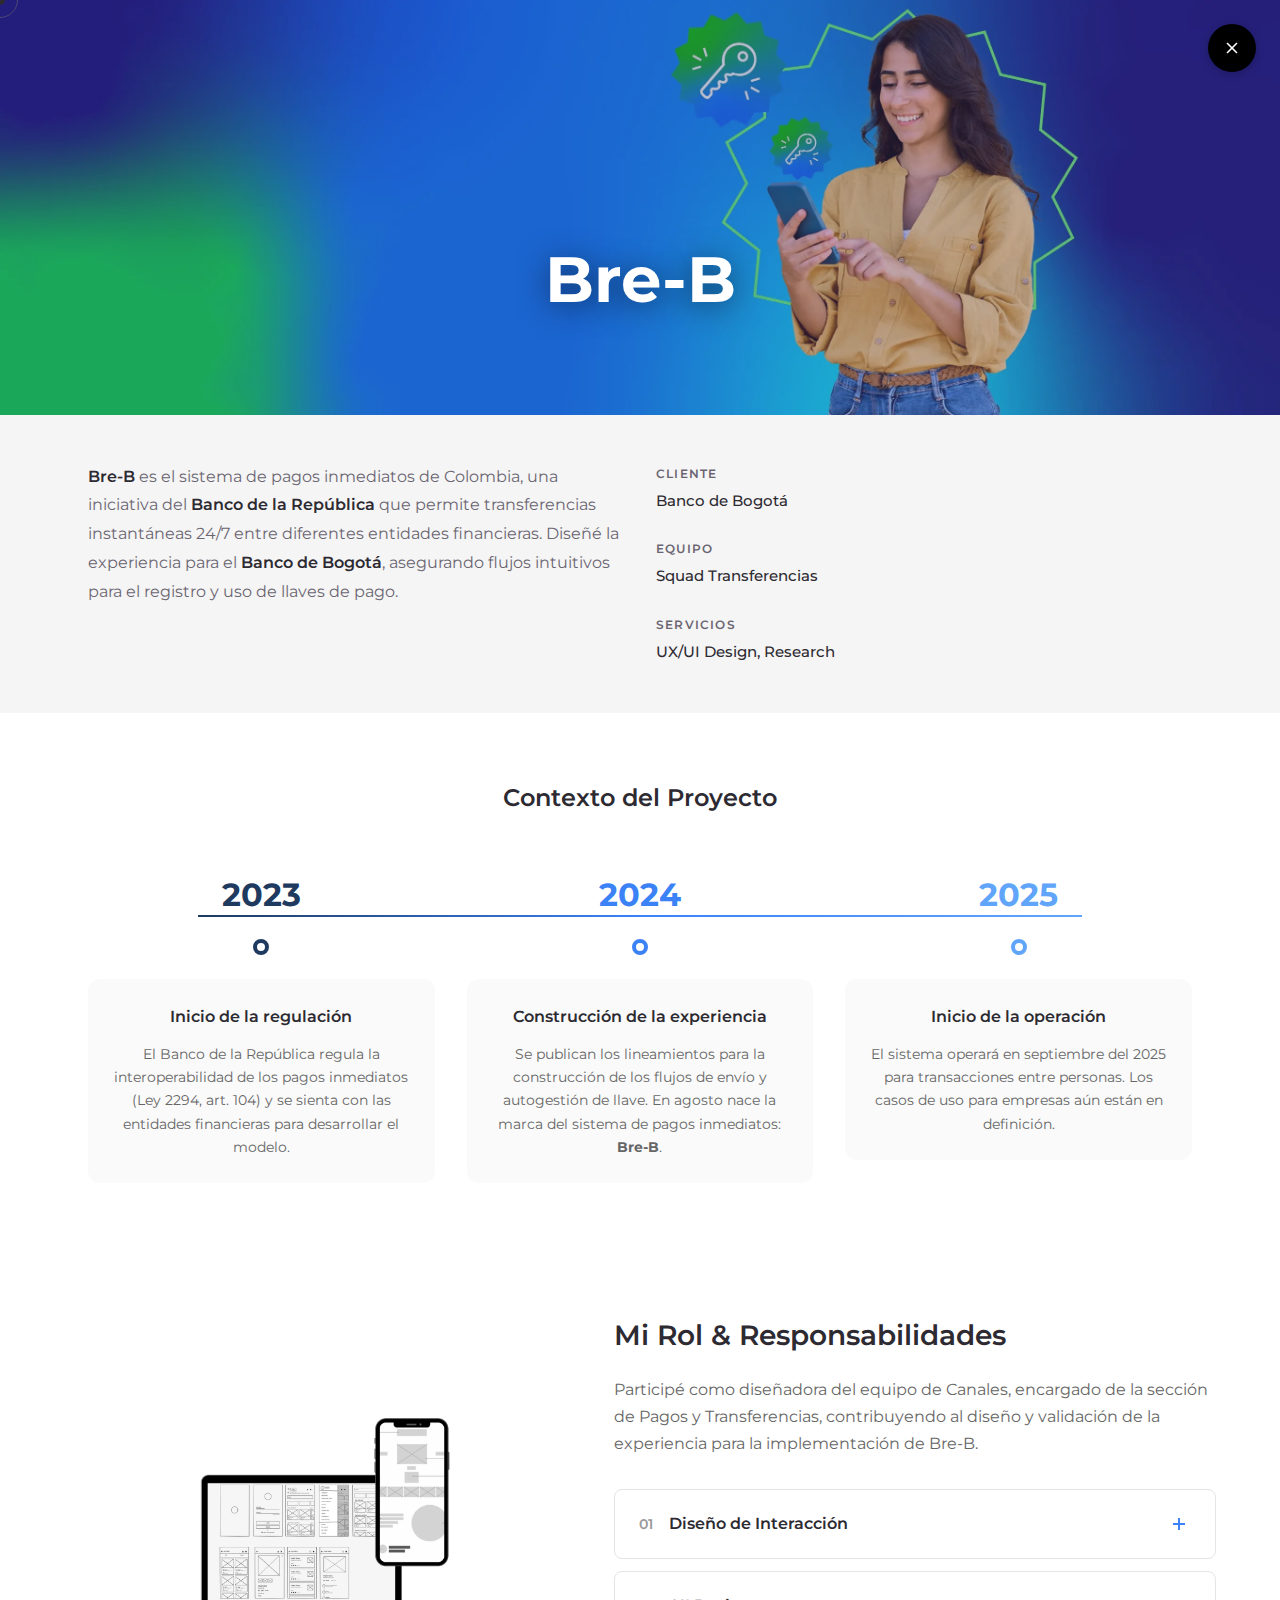
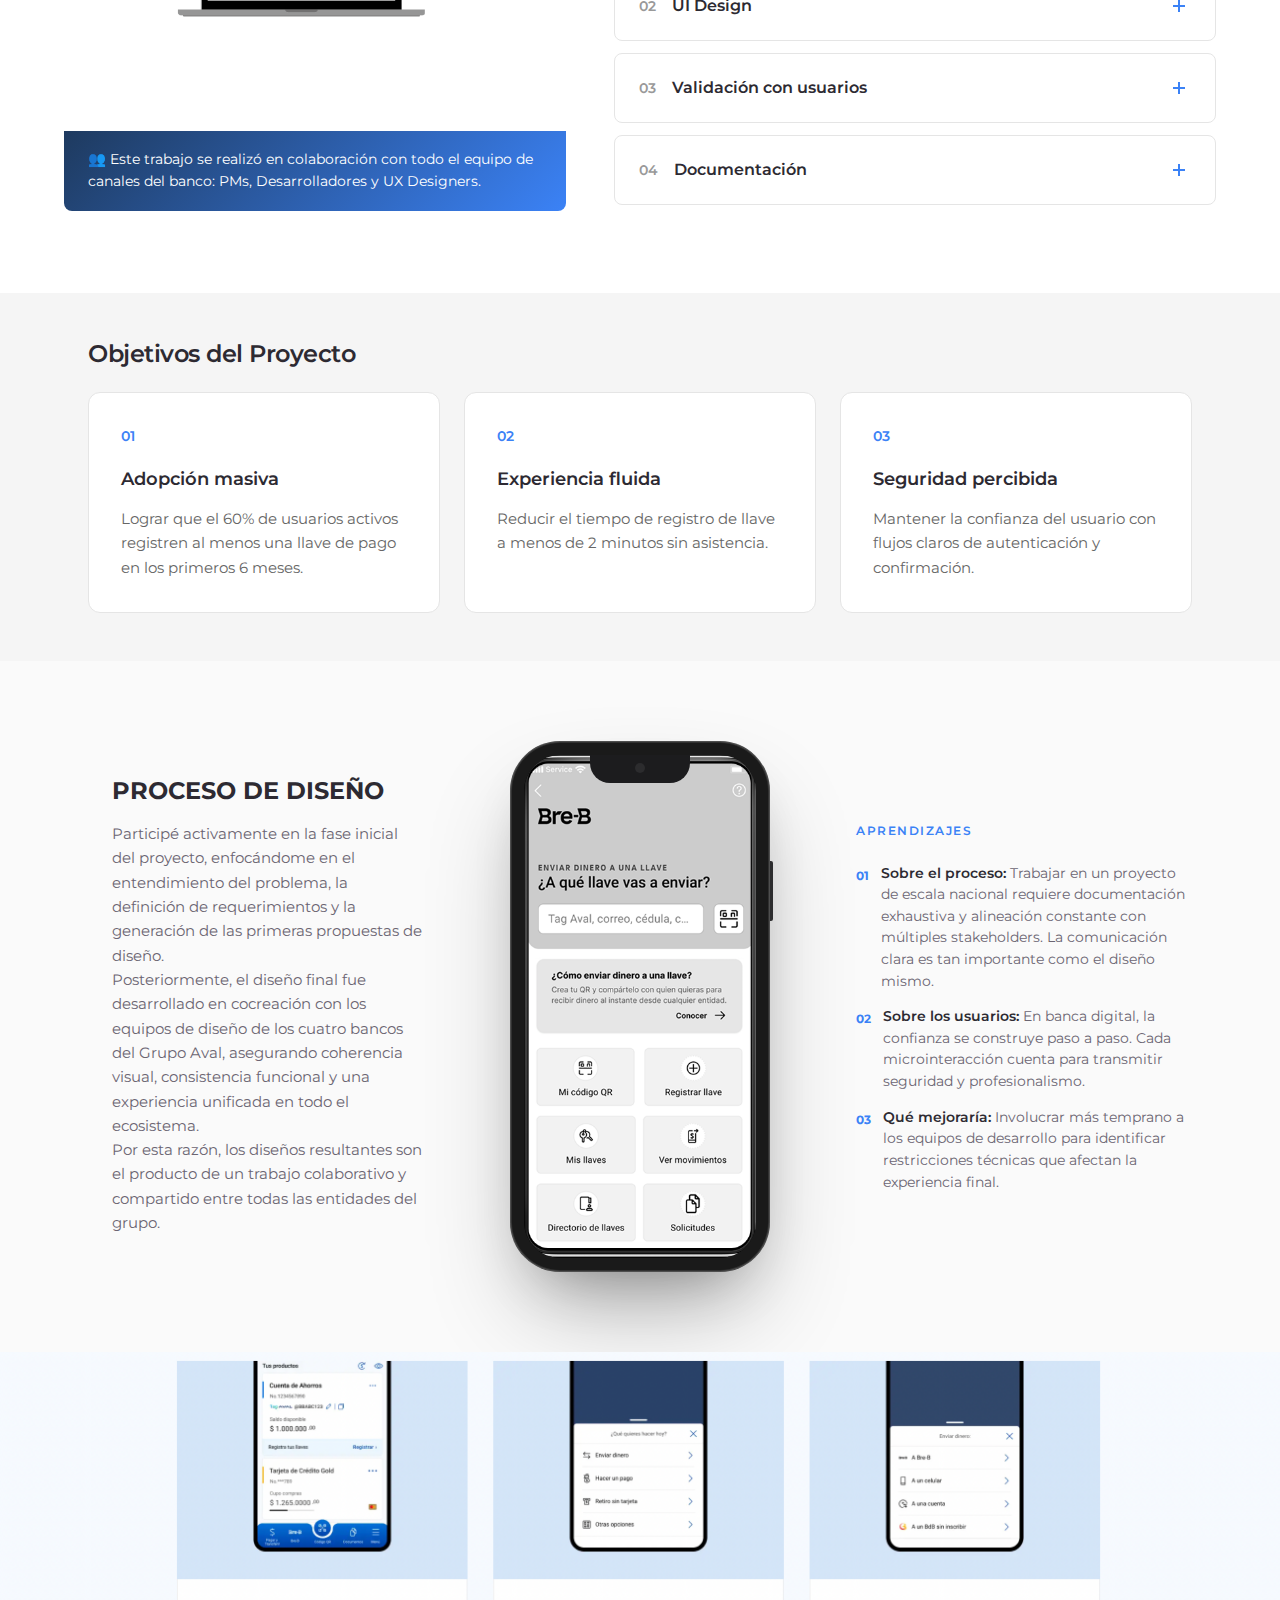
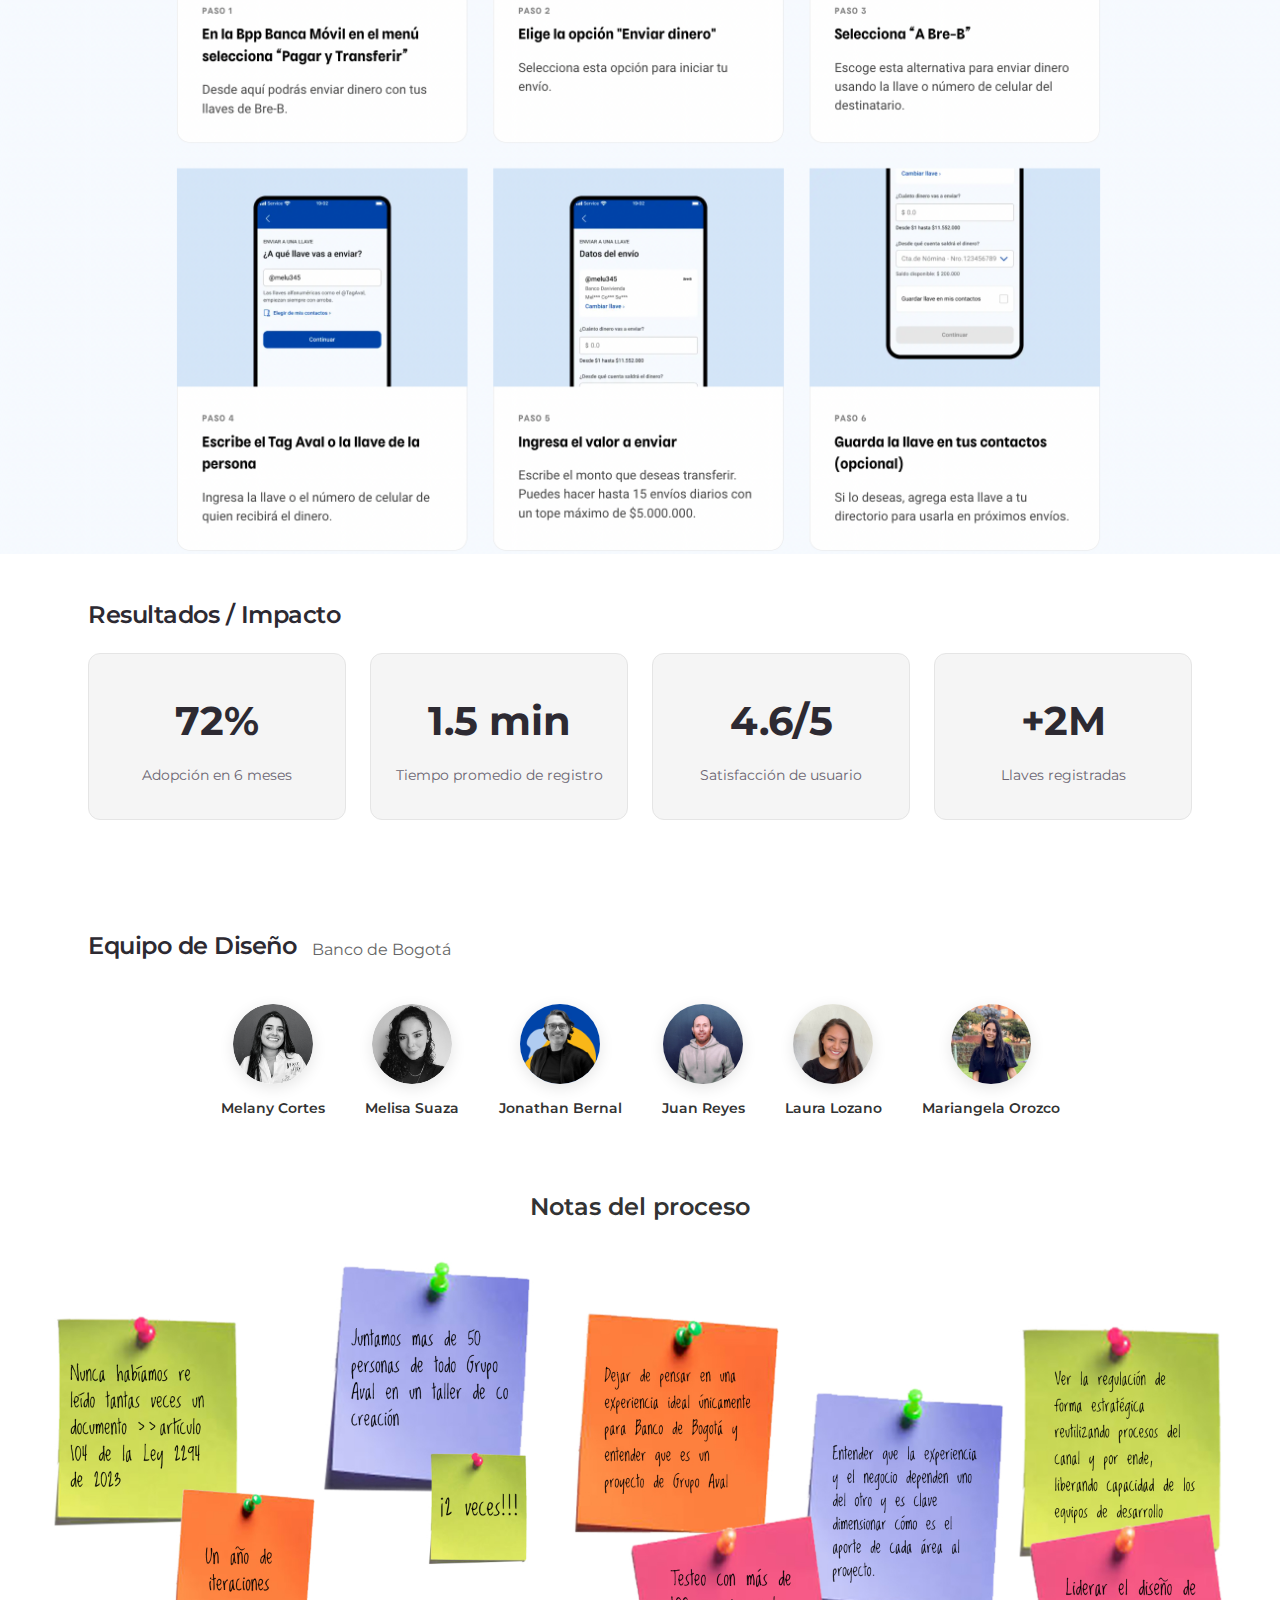
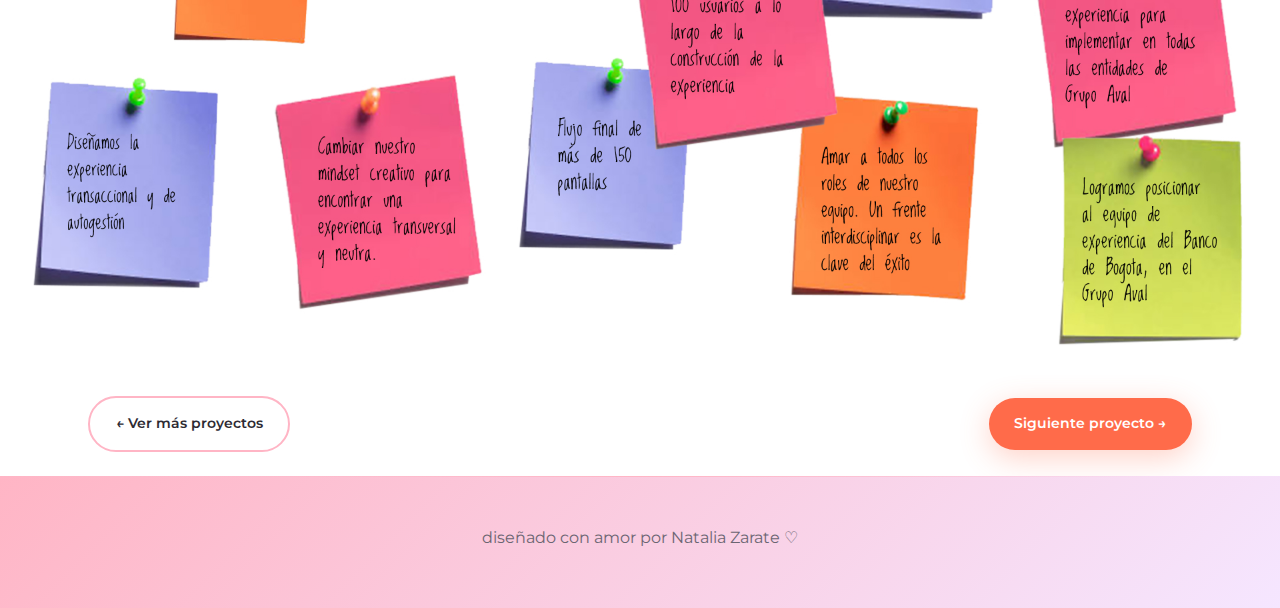
<file: proyecto-bre-b.html>
<!DOCTYPE html>
<html lang="es">
<head>
    <meta charset="UTF-8">
    <meta name="viewport" content="width=device-width, initial-scale=1.0">
    <title>Bre-B - Natalia Zárate</title>
    <link rel="stylesheet" href="styles.css">
    <link rel="preconnect" href="https://fonts.googleapis.com">
    <link rel="preconnect" href="https://fonts.gstatic.com" crossorigin>
    <link href="https://fonts.googleapis.com/css2?family=Cormorant+Garamond:ital,wght@0,400;0,500;0,600;1,400;1,500&family=Montserrat:wght@300;400;500;600;700&display=swap" rel="stylesheet">
</head>
<body class="page-project">
    <!-- Cursor personalizado -->
    <div class="cursor"></div>
    <div class="cursor-follower"></div>

    <!-- Botón cerrar -->
    <a href="index.html" class="project-close-btn" aria-label="Cerrar y volver al inicio">
        <svg width="24" height="24" viewBox="0 0 24 24" fill="none" stroke="currentColor" stroke-width="2">
            <line x1="18" y1="6" x2="6" y2="18"></line>
            <line x1="6" y1="6" x2="18" y2="18"></line>
        </svg>
    </a>

    <!-- Hero Image -->
    <section class="project-hero-image">
        <img src="assets/Bre-B/header 2 .jpeg" alt="Bre-B - Sistema Nacional de Pagos Inmediatos" class="project-hero-image__img">
        <h1 class="project-hero-image__title project-hero-image__title--white">Bre-B</h1>
    </section>

    <!-- Descripción + Metadata -->
    <section class="project-info project-info--gray">
        <div class="container">
            <div class="project-info__grid">
                <div class="project-info__description">
                    <p><strong>Bre-B</strong> es el sistema de pagos inmediatos de Colombia, una iniciativa del <strong>Banco de la República</strong> que permite transferencias instantáneas 24/7 entre diferentes entidades financieras. Diseñé la experiencia para el <strong>Banco de Bogotá</strong>, asegurando flujos intuitivos para el registro y uso de llaves de pago.</p>
                </div>
                <div class="project-info__meta">
                    <div class="meta-item">
                        <span class="meta-label">Cliente</span>
                        <span class="meta-value">Banco de Bogotá</span>
                    </div>
                    <div class="meta-item">
                        <span class="meta-label">Equipo</span>
                        <span class="meta-value">Squad Transferencias</span>
                    </div>
                    <div class="meta-item">
                        <span class="meta-label">Servicios</span>
                        <span class="meta-value">UX/UI Design, Research</span>
                    </div>
                </div>
            </div>
        </div>
    </section>

    <!-- Timeline Contexto -->
    <section class="project-timeline-section">
        <div class="container">
            <h2 class="timeline-section__title">Contexto del Proyecto</h2>
            <div class="horizontal-timeline">
                <div class="timeline-item">
                    <div class="timeline-item__year">2023</div>
                    <div class="timeline-item__dot"></div>
                    <div class="timeline-item__content">
                        <h4>Inicio de la regulación</h4>
                        <p>El Banco de la República regula la interoperabilidad de los pagos inmediatos (Ley 2294, art. 104) y se sienta con las entidades financieras para desarrollar el modelo.</p>
                    </div>
                </div>
                <div class="timeline-item">
                    <div class="timeline-item__year">2024</div>
                    <div class="timeline-item__dot"></div>
                    <div class="timeline-item__content">
                        <h4>Construcción de la experiencia</h4>
                        <p>Se publican los lineamientos para la construcción de los flujos de envío y autogestión de llave. En agosto nace la marca del sistema de pagos inmediatos: <strong>Bre-B</strong>.</p>
                    </div>
                </div>
                <div class="timeline-item">
                    <div class="timeline-item__year">2025</div>
                    <div class="timeline-item__dot"></div>
                    <div class="timeline-item__content">
                        <h4>Inicio de la operación</h4>
                        <p>El sistema operará en septiembre del 2025 para transacciones entre personas. Los casos de uso para empresas aún están en definición.</p>
                    </div>
                </div>
            </div>
        </div>
    </section>

    <!-- Mi Rol - Estilo B-Partners -->
    <section class="role-section-breb">
        <div class="role-section-breb__wrapper">
            <div class="role-section-breb__left">
                <div class="role-image-block">
                    <img src="assets/Bre-B/responsabilidad.png" alt="Mi rol en Bre-B">
                    <p class="role-image-caption">👥 Este trabajo se realizó en colaboración con todo el equipo de canales del banco: PMs, Desarrolladores y UX Designers.</p>
                </div>
            </div>
            <div class="role-section-breb__right">
                <h2 class="role-section-breb__title">Mi Rol & Responsabilidades</h2>
                <p class="role-section-breb__text">Participé como diseñadora del equipo de Canales, encargado de la sección de Pagos y Transferencias, contribuyendo al diseño y validación de la experiencia para la implementación de Bre-B.</p>
                
                <div class="accordion-breb">
                    <details class="accordion-breb-item">
                        <summary class="accordion-breb-summary">
                            <span class="accordion-breb-number">01</span>
                            <span class="accordion-breb-label">Diseño de Interacción</span>
                            <span class="accordion-breb-icon"></span>
                        </summary>
                        <div class="accordion-breb-body">
                            <p>Diseñé flujos end-to-end para los procesos clave del sistema, como registro, edición y eliminación de llaves de pago. Esto incluyó mapear escenarios, estados del sistema, excepciones y puntos críticos de decisión para asegurar una experiencia fluida y segura.</p>
                        </div>
                    </details>
                    
                    <details class="accordion-breb-item">
                        <summary class="accordion-breb-summary">
                            <span class="accordion-breb-number">02</span>
                            <span class="accordion-breb-label">UI Design</span>
                            <span class="accordion-breb-icon"></span>
                        </summary>
                        <div class="accordion-breb-body">
                            <p>Construí las interfaces basadas en el design system del banco, asegurando consistencia, accesibilidad y escalabilidad. Trabajé con componentes reutilizables y patrones visuales que permitirán la expansión del producto en futuras versiones.</p>
                        </div>
                    </details>
                    
                    <details class="accordion-breb-item">
                        <summary class="accordion-breb-summary">
                            <span class="accordion-breb-number">03</span>
                            <span class="accordion-breb-label">Validación con usuarios</span>
                            <span class="accordion-breb-icon"></span>
                        </summary>
                        <div class="accordion-breb-body">
                            <p>Planifiqué y coordiné pruebas de usabilidad con usuarios reales, analizando comportamientos, puntos de fricción y oportunidades de mejora. A partir de estos hallazgos, iteré las soluciones para optimizar la experiencia y aumentar la comprensión del sistema.</p>
                        </div>
                    </details>
                    
                    <details class="accordion-breb-item">
                        <summary class="accordion-breb-summary">
                            <span class="accordion-breb-number">04</span>
                            <span class="accordion-breb-label">Documentación</span>
                            <span class="accordion-breb-icon"></span>
                        </summary>
                        <div class="accordion-breb-body">
                            <p>Elaboré documentación exhaustiva para equipos de desarrollo y stakeholders, incluyendo guías de estilo, especificaciones funcionales, mapeos de interacción y recomendaciones para la adopción nacional del modelo de pagos inmediatos.</p>
                        </div>
                    </details>
                </div>
            </div>
        </div>
    </section>

    <!-- Objetivos - Cards -->
    <section class="project-section project-section--alt">
        <div class="container">
            <div class="section-header">
                <h2 class="section-title">Objetivos del Proyecto</h2>
            </div>
            <div class="objectives-grid objectives-grid--breb">
                <div class="objective-card objective-card--breb">
                    <span class="objective-card__number">01</span>
                    <h4>Adopción masiva</h4>
                    <p>Lograr que el 60% de usuarios activos registren al menos una llave de pago en los primeros 6 meses.</p>
                </div>
                <div class="objective-card objective-card--breb">
                    <span class="objective-card__number">02</span>
                    <h4>Experiencia fluida</h4>
                    <p>Reducir el tiempo de registro de llave a menos de 2 minutos sin asistencia.</p>
                </div>
                <div class="objective-card objective-card--breb">
                    <span class="objective-card__number">03</span>
                    <h4>Seguridad percibida</h4>
                    <p>Mantener la confianza del usuario con flujos claros de autenticación y confirmación.</p>
                </div>
            </div>
        </div>
    </section>

    <!-- Proceso - 3 columnas con mockup -->
    <section class="features-three-col features-three-col--breb">
        <div class="features-three-col__wrapper">
            <!-- Columna 1: Título + Descripción -->
            <div class="features-three-col__text">
                <h2 class="features-three-col__title">Proceso de Diseño</h2>
                <p class="features-three-col__desc">
                    Participé activamente en la fase inicial del proyecto, enfocándome en el entendimiento del problema, la definición de requerimientos y la generación de las primeras propuestas de diseño.
                </p>
                <p class="features-three-col__desc">
                    Posteriormente, el diseño final fue desarrollado en cocreación con los equipos de diseño de los cuatro bancos del Grupo Aval, asegurando coherencia visual, consistencia funcional y una experiencia unificada en todo el ecosistema.
                </p>
                <p class="features-three-col__desc">
                    Por esta razón, los diseños resultantes son el producto de un trabajo colaborativo y compartido entre todas las entidades del grupo.
                </p>
            </div>

            <!-- Columna 2: Mockup iPhone -->
            <div class="features-three-col__mockup">
                <div class="iphone-mockup iphone-mockup--breb">
                    <div class="iphone-mockup__notch"></div>
                    <div class="iphone-mockup__screen">
                        <img src="assets/Bre-B/Antes 3.png" alt="Diseño Bre-B" class="iphone-mockup__image">
                    </div>
                    <div class="iphone-mockup__button"></div>
                </div>
            </div>

            <!-- Columna 3: Aprendizajes -->
            <div class="features-three-col__bullets">
                <span class="features-three-col__subtitle features-three-col__subtitle--breb">Aprendizajes</span>
                <div class="bullet-item">
                    <span class="bullet-item__number bullet-item__number--breb">01</span>
                    <p><strong>Sobre el proceso:</strong> Trabajar en un proyecto de escala nacional requiere documentación exhaustiva y alineación constante con múltiples stakeholders. La comunicación clara es tan importante como el diseño mismo.</p>
                </div>
                <div class="bullet-item">
                    <span class="bullet-item__number bullet-item__number--breb">02</span>
                    <p><strong>Sobre los usuarios:</strong> En banca digital, la confianza se construye paso a paso. Cada microinteracción cuenta para transmitir seguridad y profesionalismo.</p>
                </div>
                <div class="bullet-item">
                    <span class="bullet-item__number bullet-item__number--breb">03</span>
                    <p><strong>Qué mejoraría:</strong> Involucrar más temprano a los equipos de desarrollo para identificar restricciones técnicas que afectan la experiencia final.</p>
                </div>
            </div>
        </div>
    </section>

    <!-- Imagen Intermedia Full Width -->
    <section class="project-image-full project-image-full--complete">
        <img src="assets/Bre-B/Final.png" alt="Bre-B - Diseño Final">
    </section>

    <!-- 5. Resultados -->
    <section class="project-section">
        <div class="container">
            <div class="section-header">
                <h2 class="section-title">Resultados / Impacto</h2>
            </div>
            <div class="results-grid">
                <div class="result-card">
                    <span class="result-number">72%</span>
                    <p class="result-label">Adopción en 6 meses</p>
                </div>
                <div class="result-card">
                    <span class="result-number">1.5 min</span>
                    <p class="result-label">Tiempo promedio de registro</p>
                </div>
                <div class="result-card">
                    <span class="result-number">4.6/5</span>
                    <p class="result-label">Satisfacción de usuario</p>
                </div>
                <div class="result-card">
                    <span class="result-number">+2M</span>
                    <p class="result-label">Llaves registradas</p>
                </div>
            </div>
        </div>
    </section>

    <!-- Co-diseñadores / Equipo -->
    <section class="project-section team-section">
        <div class="container">
            <div class="section-header">
                <h2 class="section-title">Equipo de Diseño</h2>
                <p class="section-subtitle">Banco de Bogotá</p>
            </div>
            <div class="team-avatars">
                <div class="team-avatar">
                    <img src="assets/Bre-B/Avatar 1.png" alt="Melany Cortes" class="team-avatar__photo">
                    <p class="team-avatar__name">Melany Cortes</p>
                </div>
                <div class="team-avatar">
                    <img src="assets/Bre-B/avatar 2.png" alt="Melisa Suaza" class="team-avatar__photo">
                    <p class="team-avatar__name">Melisa Suaza</p>
                </div>
                <div class="team-avatar">
                    <img src="assets/Bre-B/avatar 3.jpeg" alt="Jonathan Bernal" class="team-avatar__photo">
                    <p class="team-avatar__name">Jonathan Bernal</p>
                </div>
                <div class="team-avatar">
                    <img src="assets/Bre-B/avatar 4.jpeg" alt="Juan Reyes" class="team-avatar__photo">
                    <p class="team-avatar__name">Juan Reyes</p>
                </div>
                <div class="team-avatar">
                    <img src="assets/Bre-B/avatar 5.jpeg" alt="Laura Lozano" class="team-avatar__photo">
                    <p class="team-avatar__name">Laura Lozano</p>
                </div>
                <div class="team-avatar">
                    <img src="assets/Bre-B/avatar 6.jpeg" alt="Mariangela Orozco" class="team-avatar__photo">
                    <p class="team-avatar__name">Mariangela Orozco</p>
                </div>
            </div>
        </div>
    </section>

    <!-- Imagen Resumen Full Width -->
    <section class="project-image-full project-image-full--complete">
        <div class="container">
            <h3 class="project-image-full__subtitle">Notas del proceso</h3>
        </div>
        <img src="assets/Bre-B/resumen del proceso .jpg" alt="Bre-B - Resumen del Proceso">
    </section>

    <!-- Botones -->
    <section class="project-actions">
        <div class="container">
            <div class="actions-grid">
                <a href="index.html#proyectos" class="btn btn--secondary">← Ver más proyectos</a>
                <a href="proyecto-b-partners.html" class="btn btn--primary">Siguiente proyecto →</a>
            </div>
        </div>
    </section>

    <!-- Footer -->
    <footer class="footer">
        <div class="container">
            <div class="footer__content">
                <p class="footer__text">diseñado con amor por Natalia Zarate ♡</p>
            </div>
        </div>
    </footer>

    <script src="script.js"></script>
</body>
</html>
</file>
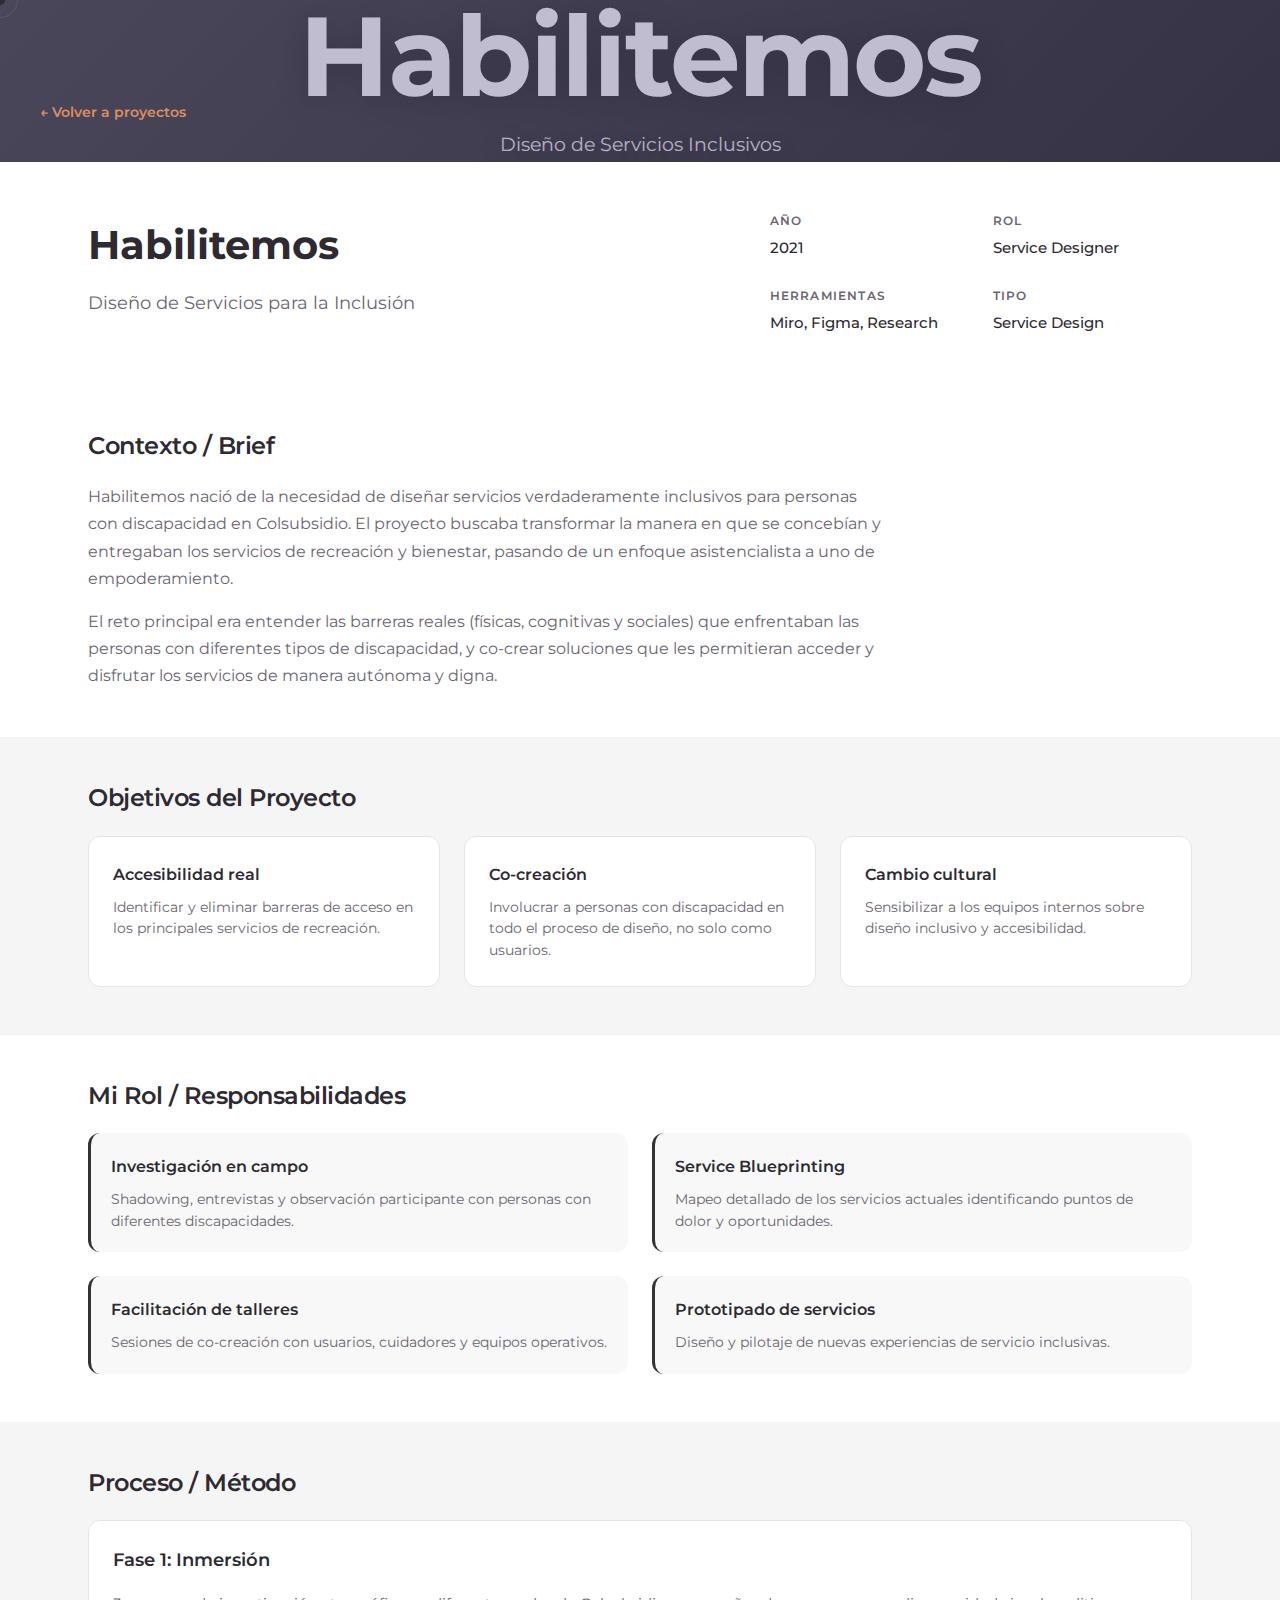
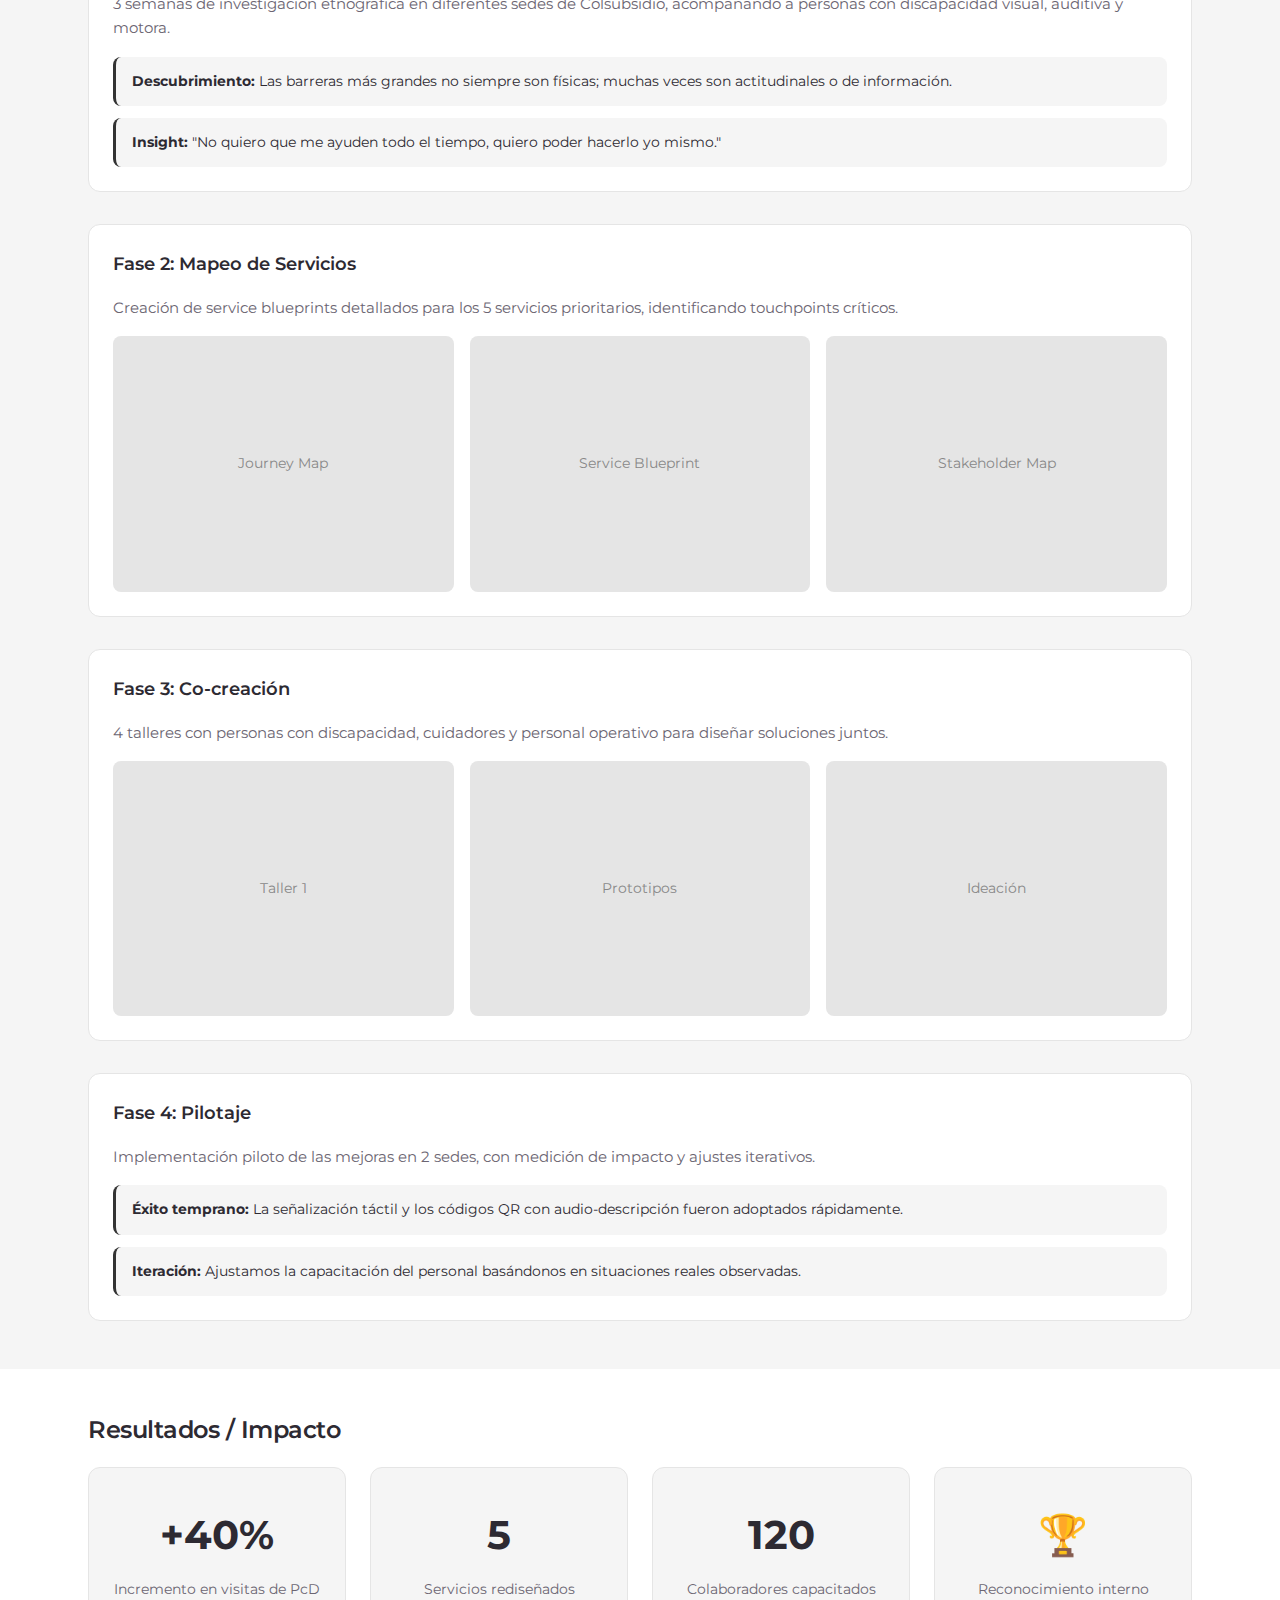
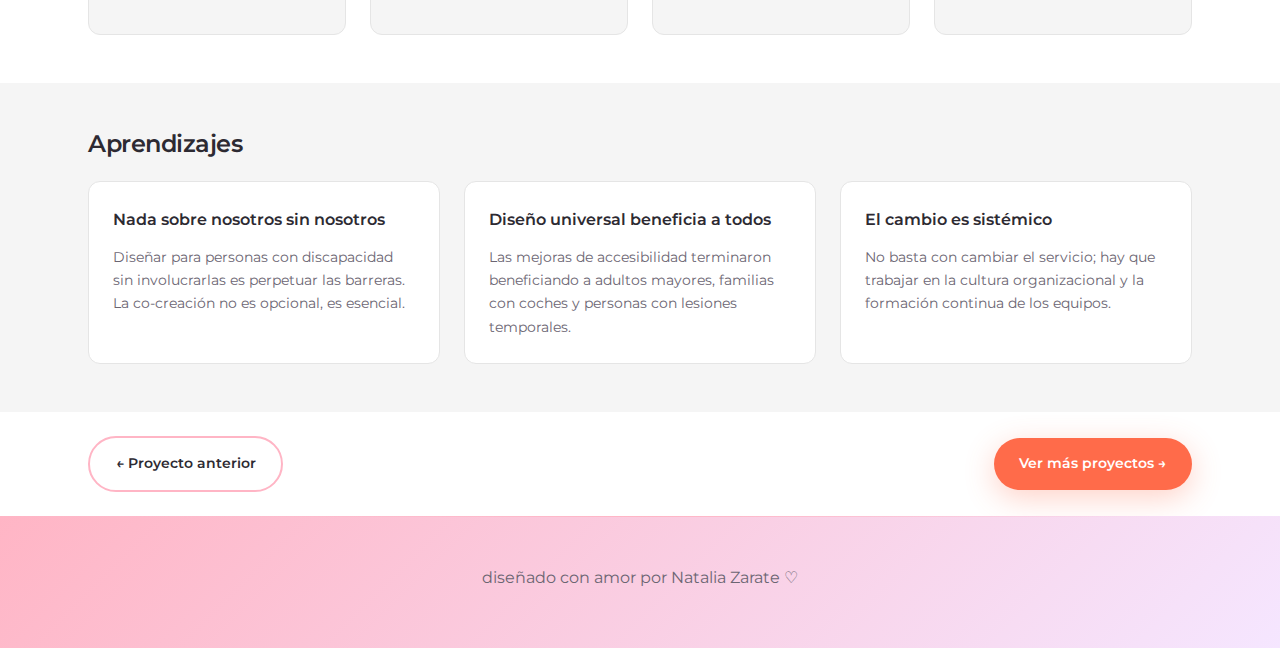
<file: proyecto-habilitemos.html>
<!DOCTYPE html>
<html lang="es">
<head>
    <meta charset="UTF-8">
    <meta name="viewport" content="width=device-width, initial-scale=1.0">
    <title>Habilitemos - Natalia Zárate</title>
    <link rel="stylesheet" href="styles.css">
    <link rel="preconnect" href="https://fonts.googleapis.com">
    <link rel="preconnect" href="https://fonts.gstatic.com" crossorigin>
    <link href="https://fonts.googleapis.com/css2?family=Cormorant+Garamond:ital,wght@0,400;0,500;0,600;1,400;1,500&family=Montserrat:wght@300;400;500;600;700&display=swap" rel="stylesheet">
</head>
<body class="page-project">
    <!-- Cursor personalizado -->
    <div class="cursor"></div>
    <div class="cursor-follower"></div>

    <!-- Hero Image -->
    <section class="project-hero-image">
        <a href="index.html#proyectos" class="project-hero-image__back">← Volver a proyectos</a>
        <div class="project-hero-image__placeholder project-hero-image__placeholder--green">
            <span>Habilitemos</span>
            <p>Diseño de Servicios Inclusivos</p>
        </div>
    </section>

    <!-- Título + Metadata -->
    <section class="project-intro">
        <div class="container">
            <div class="project-intro__grid">
                <div class="project-intro__title">
                    <h1>Habilitemos</h1>
                    <p class="project-intro__subtitle">Diseño de Servicios para la Inclusión</p>
                </div>
                <div class="project-intro__meta">
                    <div class="meta-item">
                        <span class="meta-label">Año</span>
                        <span class="meta-value">2021</span>
                    </div>
                    <div class="meta-item">
                        <span class="meta-label">Rol</span>
                        <span class="meta-value">Service Designer</span>
                    </div>
                    <div class="meta-item">
                        <span class="meta-label">Herramientas</span>
                        <span class="meta-value">Miro, Figma, Research</span>
                    </div>
                    <div class="meta-item">
                        <span class="meta-label">Tipo</span>
                        <span class="meta-value">Service Design</span>
                    </div>
                </div>
            </div>
        </div>
    </section>

    <!-- 1. Contexto -->
    <section class="project-section">
        <div class="container">
            <div class="section-header">
                <h2 class="section-title">Contexto / Brief</h2>
            </div>
            <div class="section-content">
                <p class="section-text">Habilitemos nació de la necesidad de diseñar servicios verdaderamente inclusivos para personas con discapacidad en Colsubsidio. El proyecto buscaba transformar la manera en que se concebían y entregaban los servicios de recreación y bienestar, pasando de un enfoque asistencialista a uno de empoderamiento.</p>
                <p class="section-text">El reto principal era entender las barreras reales (físicas, cognitivas y sociales) que enfrentaban las personas con diferentes tipos de discapacidad, y co-crear soluciones que les permitieran acceder y disfrutar los servicios de manera autónoma y digna.</p>
            </div>
        </div>
    </section>

    <!-- 2. Objetivos -->
    <section class="project-section project-section--alt">
        <div class="container">
            <div class="section-header">
                <h2 class="section-title">Objetivos del Proyecto</h2>
            </div>
            <div class="objectives-grid">
                <div class="objective-card">
                    <h4>Accesibilidad real</h4>
                    <p>Identificar y eliminar barreras de acceso en los principales servicios de recreación.</p>
                </div>
                <div class="objective-card">
                    <h4>Co-creación</h4>
                    <p>Involucrar a personas con discapacidad en todo el proceso de diseño, no solo como usuarios.</p>
                </div>
                <div class="objective-card">
                    <h4>Cambio cultural</h4>
                    <p>Sensibilizar a los equipos internos sobre diseño inclusivo y accesibilidad.</p>
                </div>
            </div>
        </div>
    </section>

    <!-- 3. Mi Rol -->
    <section class="project-section">
        <div class="container">
            <div class="section-header">
                <h2 class="section-title">Mi Rol / Responsabilidades</h2>
            </div>
            <div class="role-grid">
                <div class="role-item">
                    <h4>Investigación en campo</h4>
                    <p>Shadowing, entrevistas y observación participante con personas con diferentes discapacidades.</p>
                </div>
                <div class="role-item">
                    <h4>Service Blueprinting</h4>
                    <p>Mapeo detallado de los servicios actuales identificando puntos de dolor y oportunidades.</p>
                </div>
                <div class="role-item">
                    <h4>Facilitación de talleres</h4>
                    <p>Sesiones de co-creación con usuarios, cuidadores y equipos operativos.</p>
                </div>
                <div class="role-item">
                    <h4>Prototipado de servicios</h4>
                    <p>Diseño y pilotaje de nuevas experiencias de servicio inclusivas.</p>
                </div>
            </div>
        </div>
    </section>

    <!-- 4. Proceso -->
    <section class="project-section project-section--alt">
        <div class="container">
            <div class="section-header">
                <h2 class="section-title">Proceso / Método</h2>
            </div>
            
            <div class="process-phases">
                <!-- Fase 1 -->
                <div class="phase">
                    <div class="phase-header">
                        <h3 class="phase-title">Fase 1: Inmersión</h3>
                    </div>
                    <div class="phase-content">
                        <p>3 semanas de investigación etnográfica en diferentes sedes de Colsubsidio, acompañando a personas con discapacidad visual, auditiva y motora.</p>
                        <div class="phase-highlights">
                            <div class="highlight">
                                <strong>Descubrimiento:</strong> Las barreras más grandes no siempre son físicas; muchas veces son actitudinales o de información.
                            </div>
                            <div class="highlight">
                                <strong>Insight:</strong> "No quiero que me ayuden todo el tiempo, quiero poder hacerlo yo mismo."
                            </div>
                        </div>
                    </div>
                </div>

                <!-- Fase 2 -->
                <div class="phase">
                    <div class="phase-header">
                        <h3 class="phase-title">Fase 2: Mapeo de Servicios</h3>
                    </div>
                    <div class="phase-content">
                        <p>Creación de service blueprints detallados para los 5 servicios prioritarios, identificando touchpoints críticos.</p>
                        <div class="phase-images">
                            <div class="phase-image-placeholder">Journey Map</div>
                            <div class="phase-image-placeholder">Service Blueprint</div>
                            <div class="phase-image-placeholder">Stakeholder Map</div>
                        </div>
                    </div>
                </div>

                <!-- Fase 3 -->
                <div class="phase">
                    <div class="phase-header">
                        <h3 class="phase-title">Fase 3: Co-creación</h3>
                    </div>
                    <div class="phase-content">
                        <p>4 talleres con personas con discapacidad, cuidadores y personal operativo para diseñar soluciones juntos.</p>
                        <div class="phase-images">
                            <div class="phase-image-placeholder">Taller 1</div>
                            <div class="phase-image-placeholder">Prototipos</div>
                            <div class="phase-image-placeholder">Ideación</div>
                        </div>
                    </div>
                </div>

                <!-- Fase 4 -->
                <div class="phase">
                    <div class="phase-header">
                        <h3 class="phase-title">Fase 4: Pilotaje</h3>
                    </div>
                    <div class="phase-content">
                        <p>Implementación piloto de las mejoras en 2 sedes, con medición de impacto y ajustes iterativos.</p>
                        <div class="phase-highlights">
                            <div class="highlight">
                                <strong>Éxito temprano:</strong> La señalización táctil y los códigos QR con audio-descripción fueron adoptados rápidamente.
                            </div>
                            <div class="highlight">
                                <strong>Iteración:</strong> Ajustamos la capacitación del personal basándonos en situaciones reales observadas.
                            </div>
                        </div>
                    </div>
                </div>
            </div>
        </div>
    </section>

    <!-- 5. Resultados -->
    <section class="project-section">
        <div class="container">
            <div class="section-header">
                <h2 class="section-title">Resultados / Impacto</h2>
            </div>
            <div class="results-grid">
                <div class="result-card">
                    <span class="result-number">+40%</span>
                    <p class="result-label">Incremento en visitas de PcD</p>
                </div>
                <div class="result-card">
                    <span class="result-number">5</span>
                    <p class="result-label">Servicios rediseñados</p>
                </div>
                <div class="result-card">
                    <span class="result-number">120</span>
                    <p class="result-label">Colaboradores capacitados</p>
                </div>
                <div class="result-card">
                    <span class="result-number">🏆</span>
                    <p class="result-label">Reconocimiento interno</p>
                </div>
            </div>
        </div>
    </section>

    <!-- 6. Aprendizajes -->
    <section class="project-section project-section--alt">
        <div class="container">
            <div class="section-header">
                <h2 class="section-title">Aprendizajes</h2>
            </div>
            <div class="learnings-content">
                <div class="learning-item">
                    <h4>Nada sobre nosotros sin nosotros</h4>
                    <p>Diseñar para personas con discapacidad sin involucrarlas es perpetuar las barreras. La co-creación no es opcional, es esencial.</p>
                </div>
                <div class="learning-item">
                    <h4>Diseño universal beneficia a todos</h4>
                    <p>Las mejoras de accesibilidad terminaron beneficiando a adultos mayores, familias con coches y personas con lesiones temporales.</p>
                </div>
                <div class="learning-item">
                    <h4>El cambio es sistémico</h4>
                    <p>No basta con cambiar el servicio; hay que trabajar en la cultura organizacional y la formación continua de los equipos.</p>
                </div>
            </div>
        </div>
    </section>

    <!-- Botones -->
    <section class="project-actions">
        <div class="container">
            <div class="actions-grid">
                <a href="proyecto-b-partners.html" class="btn btn--secondary">← Proyecto anterior</a>
                <a href="index.html#proyectos" class="btn btn--primary">Ver más proyectos →</a>
            </div>
        </div>
    </section>

    <!-- Footer -->
    <footer class="footer">
        <div class="container">
            <div class="footer__content">
                <p class="footer__text">diseñado con amor por Natalia Zarate ♡</p>
            </div>
        </div>
    </footer>

    <script src="script.js"></script>
</body>
</html>
</file>
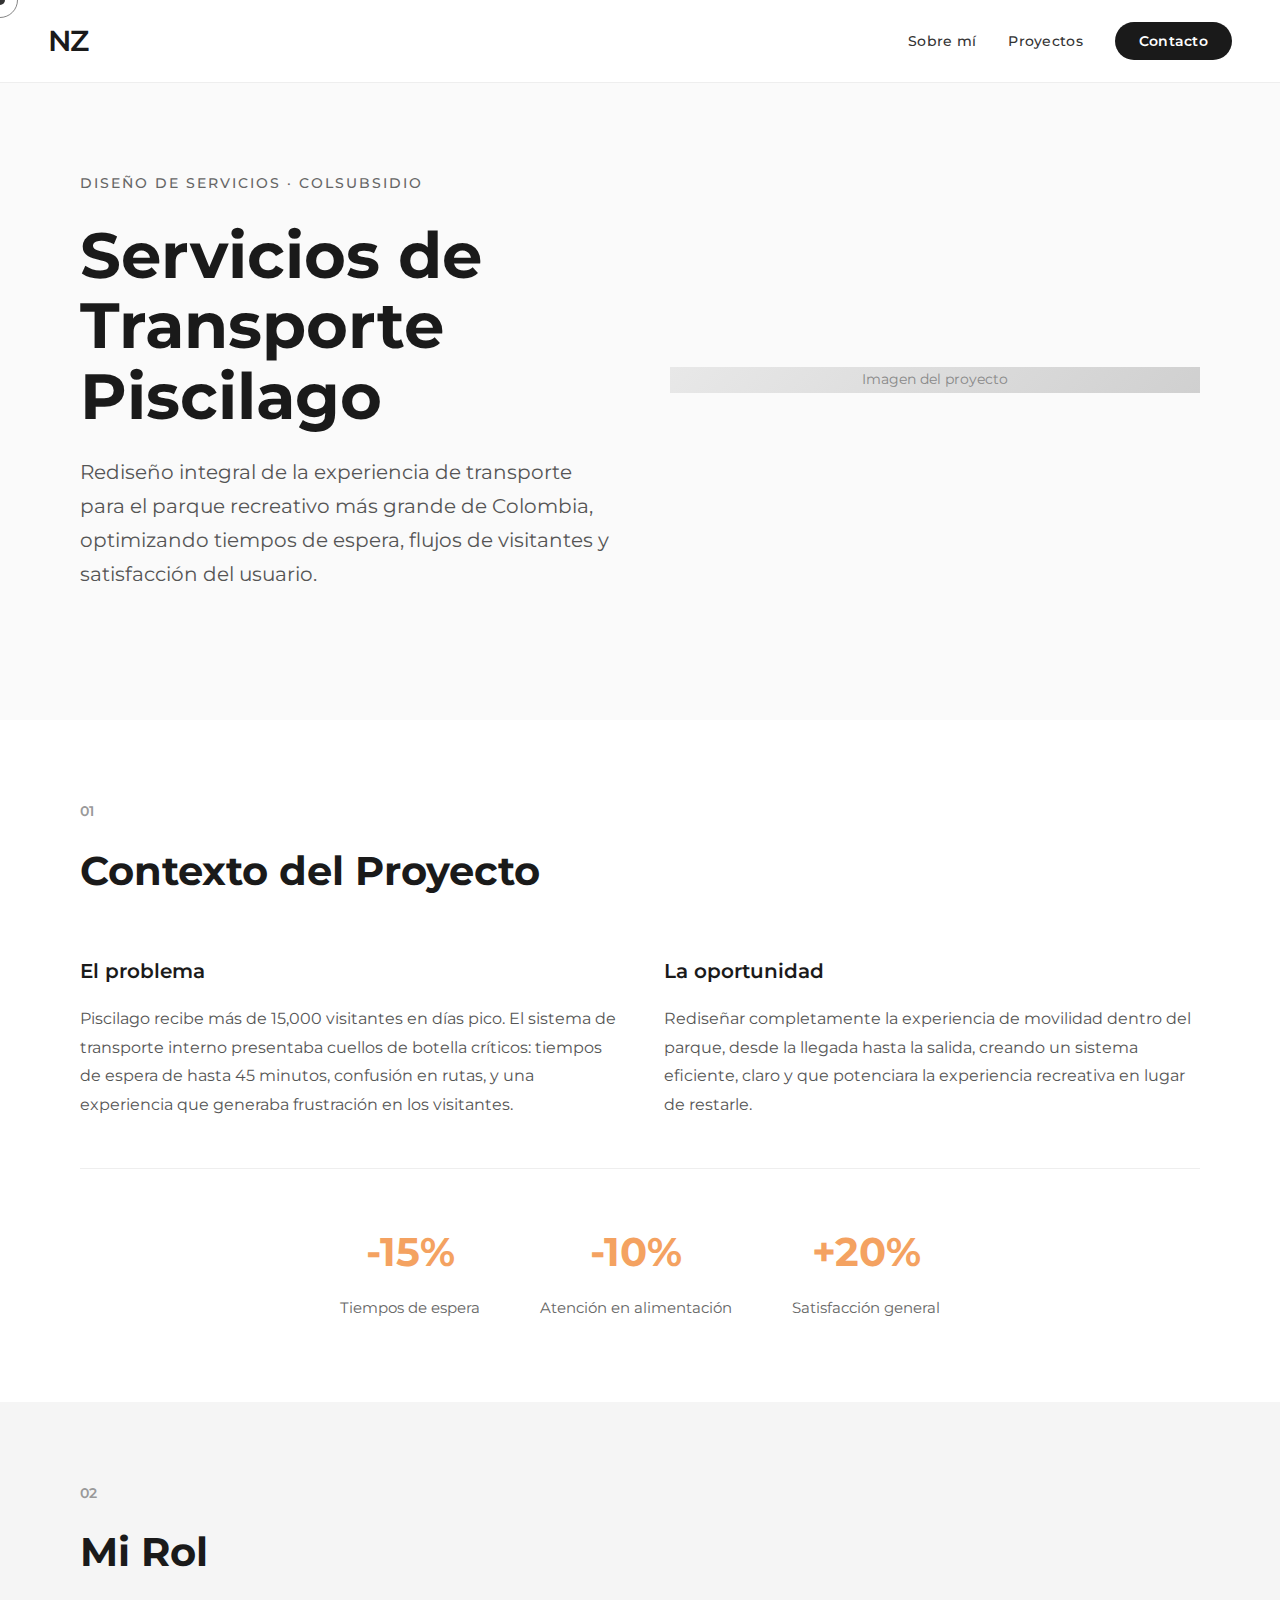
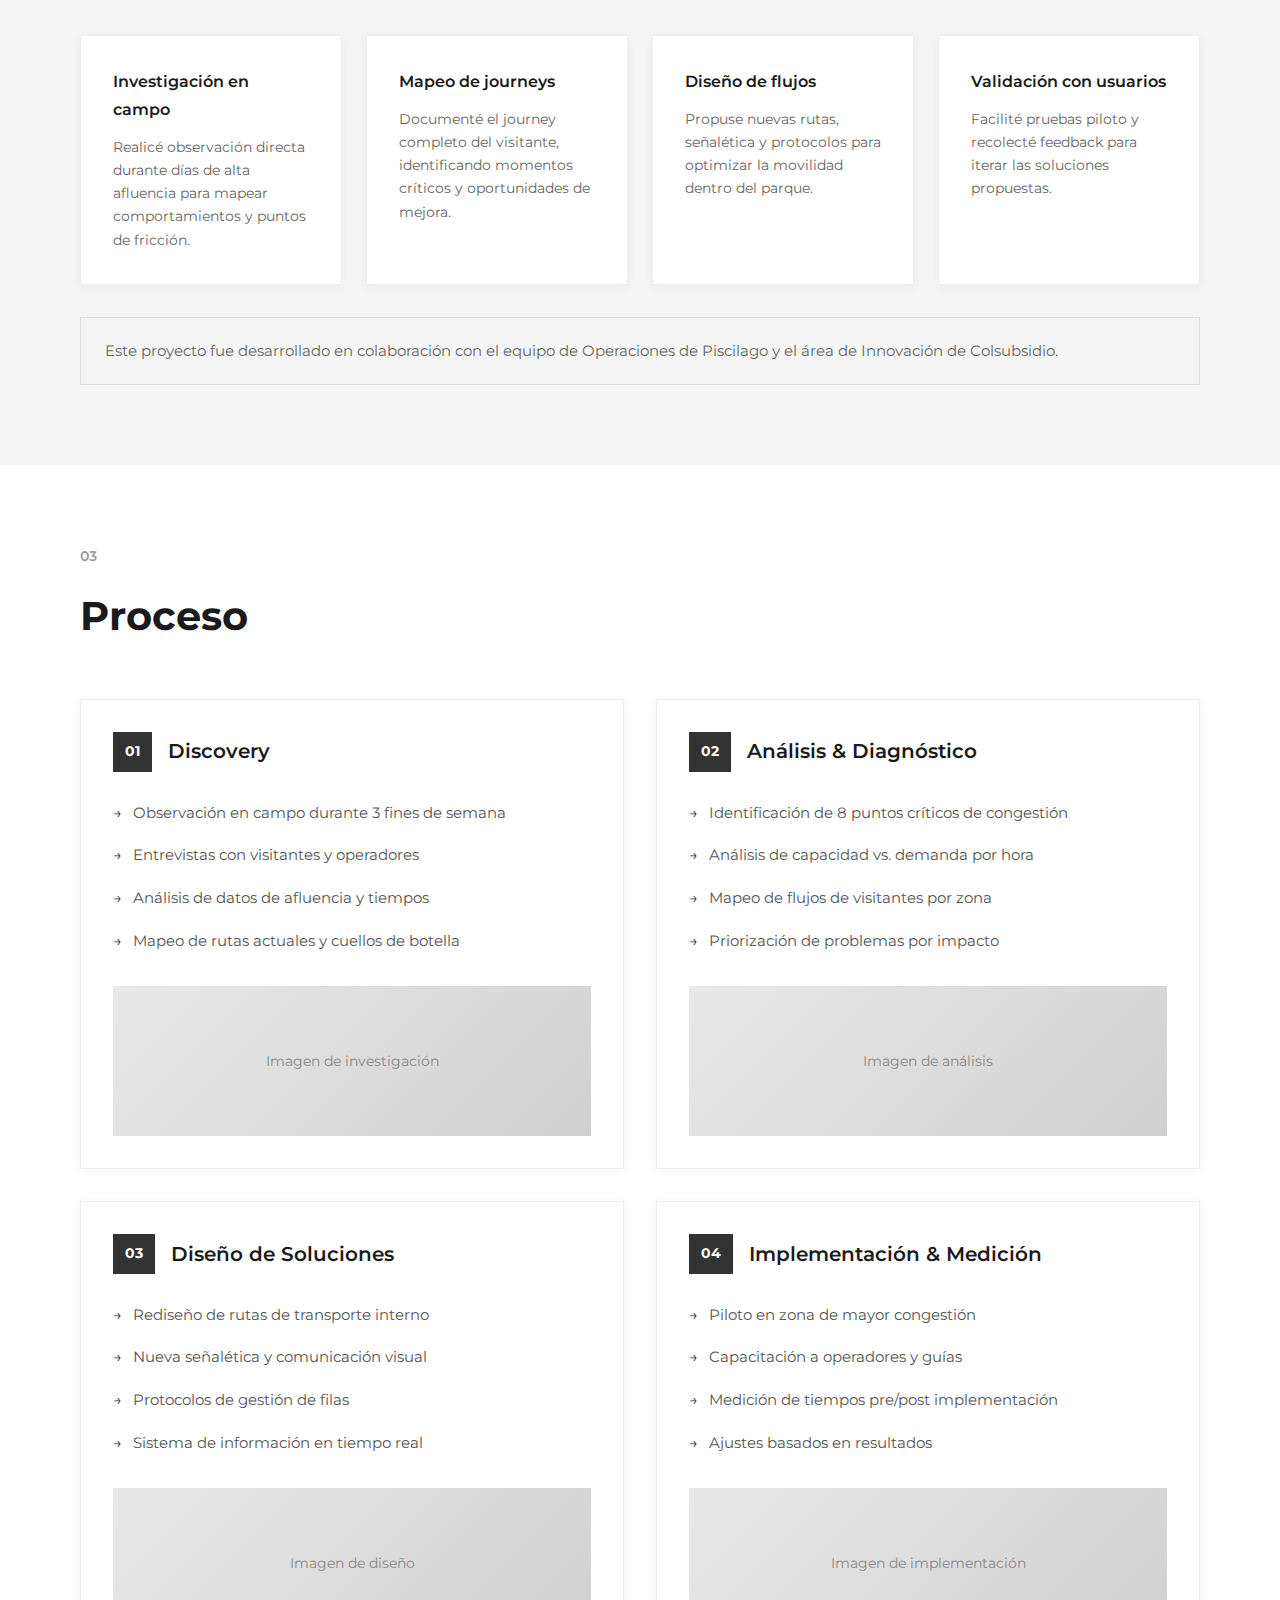
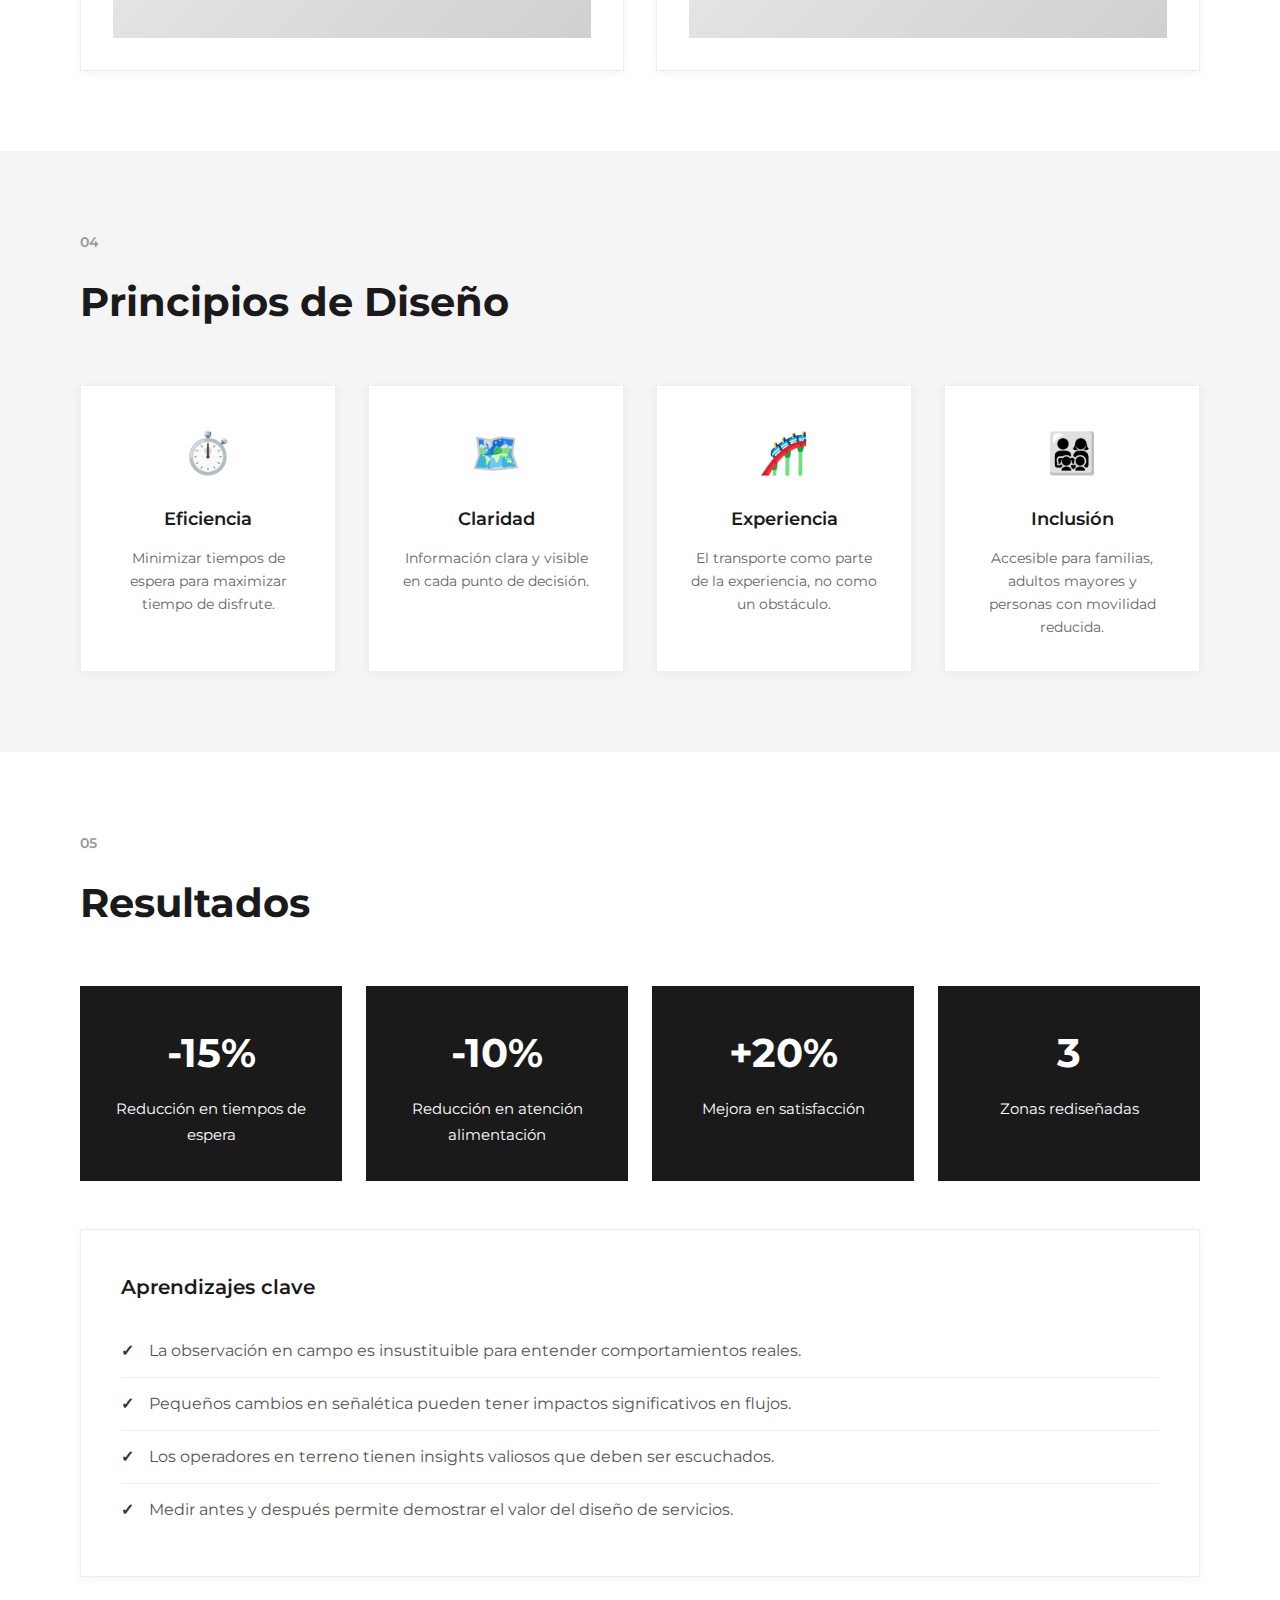
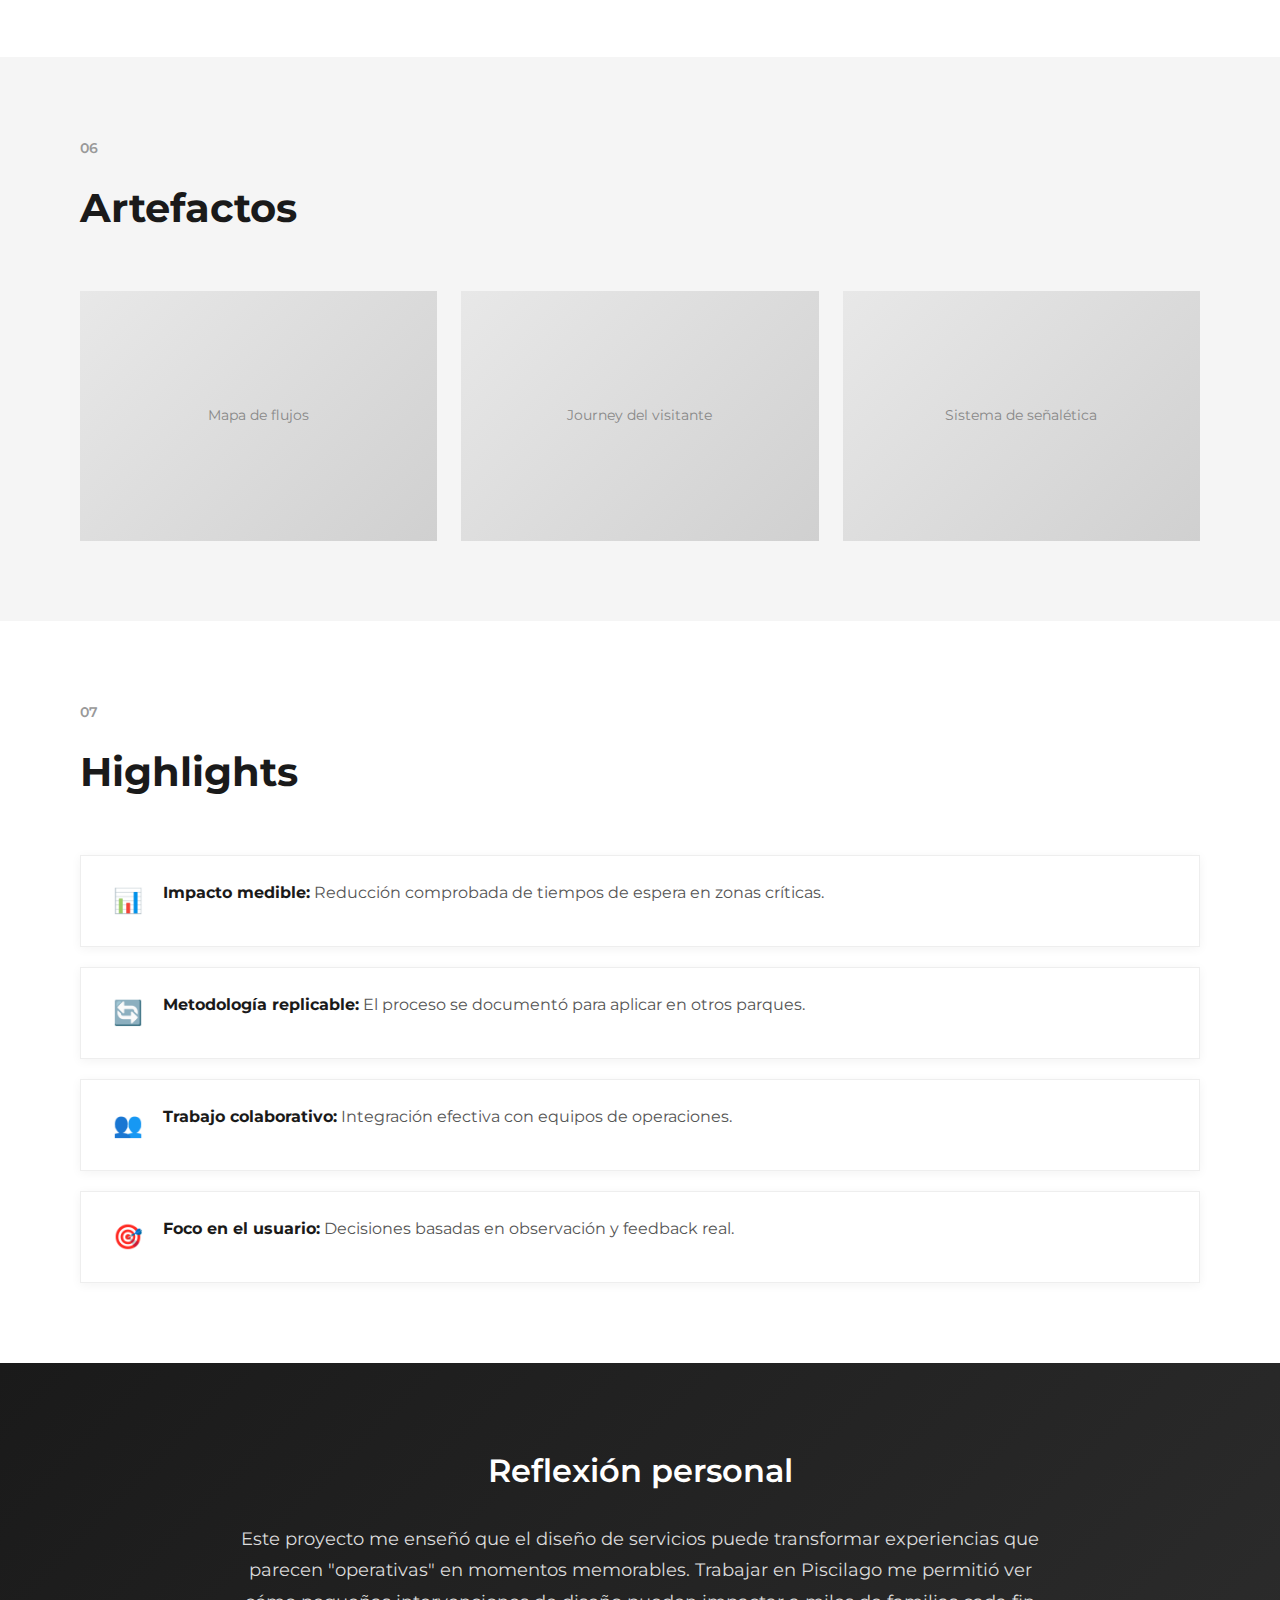
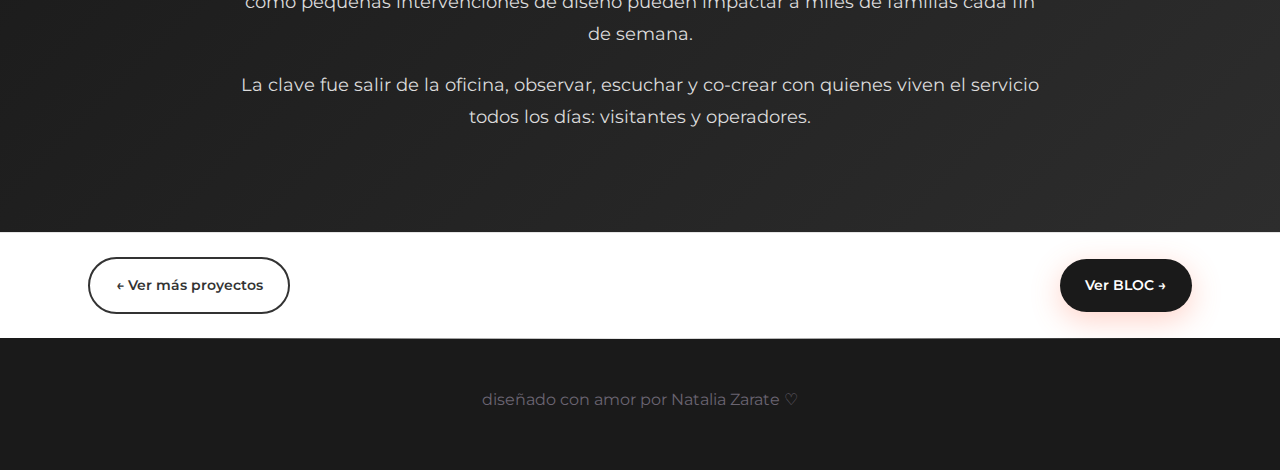
<file: proyecto-piscilago.html>
<!DOCTYPE html>
<html lang="es">
<head>
    <meta charset="UTF-8">
    <meta name="viewport" content="width=device-width, initial-scale=1.0">
    <title>Servicios de Transporte Piscilago | Natalia Zárate</title>
    <link rel="preconnect" href="https://fonts.googleapis.com">
    <link rel="preconnect" href="https://fonts.gstatic.com" crossorigin>
    <link href="https://fonts.googleapis.com/css2?family=Cormorant+Garamond:ital,wght@0,400;0,500;0,600;0,700;1,400&family=Montserrat:wght@300;400;500;600;700&family=Poppins:wght@300;400;500;600;700&display=swap" rel="stylesheet">
    <link rel="stylesheet" href="styles.css">
</head>
<body class="neutral-theme">
    <!-- Custom Cursor -->
    <div class="cursor"></div>
    <div class="cursor-follower"></div>

    <!-- Navegación -->
    <nav class="nav">
        <a href="index.html" class="nav__logo">NZ</a>
        <ul class="nav__links">
            <li><a href="index.html#sobre-mi">Sobre mí</a></li>
            <li><a href="index.html#proyectos">Proyectos</a></li>
            <li><a href="index.html#contacto" class="nav__cta">Contacto</a></li>
        </ul>
        <button class="nav__toggle" aria-label="Menú">
            <span></span>
            <span></span>
        </button>
    </nav>

    <!-- 1. Hero Section -->
    <section class="strategy-hero strategy-hero--piscilago">
        <div class="strategy-hero__content">
            <span class="strategy-hero__tag">Diseño de Servicios · Colsubsidio</span>
            <h1 class="strategy-hero__title">Servicios de Transporte Piscilago</h1>
            <p class="strategy-hero__subtitle">
                Rediseño integral de la experiencia de transporte para el parque recreativo más grande de Colombia, optimizando tiempos de espera, flujos de visitantes y satisfacción del usuario.
            </p>
        </div>
        <div class="strategy-hero__image">
            <div class="strategy-placeholder strategy-placeholder--hero">
                <span>Imagen del proyecto</span>
            </div>
        </div>
    </section>

    <!-- 2. Contexto del Proyecto -->
    <section class="strategy-section">
        <div class="strategy-container">
            <div class="strategy-section__header">
                <span class="strategy-section__number">01</span>
                <h2 class="strategy-section__title">Contexto del Proyecto</h2>
            </div>
            <div class="strategy-section__content strategy-section__content--two-col">
                <div class="strategy-text-block">
                    <h3>El problema</h3>
                    <p>
                        Piscilago recibe más de 15,000 visitantes en días pico. El sistema de transporte interno presentaba cuellos de botella críticos: tiempos de espera de hasta 45 minutos, confusión en rutas, y una experiencia que generaba frustración en los visitantes.
                    </p>
                </div>
                <div class="strategy-text-block">
                    <h3>La oportunidad</h3>
                    <p>
                        Rediseñar completamente la experiencia de movilidad dentro del parque, desde la llegada hasta la salida, creando un sistema eficiente, claro y que potenciara la experiencia recreativa en lugar de restarle.
                    </p>
                </div>
            </div>
            <div class="strategy-stats-row">
                <div class="strategy-stat">
                    <span class="strategy-stat__number">-15%</span>
                    <p>Tiempos de espera</p>
                </div>
                <div class="strategy-stat">
                    <span class="strategy-stat__number">-10%</span>
                    <p>Atención en alimentación</p>
                </div>
                <div class="strategy-stat">
                    <span class="strategy-stat__number">+20%</span>
                    <p>Satisfacción general</p>
                </div>
            </div>
        </div>
    </section>

    <!-- 3. Mi Rol -->
    <section class="strategy-section strategy-section--alt">
        <div class="strategy-container">
            <div class="strategy-section__header">
                <span class="strategy-section__number">02</span>
                <h2 class="strategy-section__title">Mi Rol</h2>
            </div>
            <div class="strategy-role-grid">
                <div class="strategy-role-card">
                    <h4>Investigación en campo</h4>
                    <p>Realicé observación directa durante días de alta afluencia para mapear comportamientos y puntos de fricción.</p>
                </div>
                <div class="strategy-role-card">
                    <h4>Mapeo de journeys</h4>
                    <p>Documenté el journey completo del visitante, identificando momentos críticos y oportunidades de mejora.</p>
                </div>
                <div class="strategy-role-card">
                    <h4>Diseño de flujos</h4>
                    <p>Propuse nuevas rutas, señalética y protocolos para optimizar la movilidad dentro del parque.</p>
                </div>
                <div class="strategy-role-card">
                    <h4>Validación con usuarios</h4>
                    <p>Facilité pruebas piloto y recolecté feedback para iterar las soluciones propuestas.</p>
                </div>
            </div>
            <div class="strategy-note">
                <p>Este proyecto fue desarrollado en colaboración con el equipo de Operaciones de Piscilago y el área de Innovación de Colsubsidio.</p>
            </div>
        </div>
    </section>

    <!-- 4. Proceso -->
    <section class="strategy-section">
        <div class="strategy-container">
            <div class="strategy-section__header">
                <span class="strategy-section__number">03</span>
                <h2 class="strategy-section__title">Proceso</h2>
            </div>
            <div class="strategy-process-grid">
                <!-- Etapa 1 -->
                <div class="strategy-process-card">
                    <div class="strategy-process-card__header">
                        <span class="strategy-process-card__step">01</span>
                        <h4>Discovery</h4>
                    </div>
                    <ul class="strategy-process-card__list">
                        <li>Observación en campo durante 3 fines de semana</li>
                        <li>Entrevistas con visitantes y operadores</li>
                        <li>Análisis de datos de afluencia y tiempos</li>
                        <li>Mapeo de rutas actuales y cuellos de botella</li>
                    </ul>
                    <div class="strategy-process-card__image">
                        <div class="strategy-placeholder">
                            <span>Imagen de investigación</span>
                        </div>
                    </div>
                </div>

                <!-- Etapa 2 -->
                <div class="strategy-process-card">
                    <div class="strategy-process-card__header">
                        <span class="strategy-process-card__step">02</span>
                        <h4>Análisis & Diagnóstico</h4>
                    </div>
                    <ul class="strategy-process-card__list">
                        <li>Identificación de 8 puntos críticos de congestión</li>
                        <li>Análisis de capacidad vs. demanda por hora</li>
                        <li>Mapeo de flujos de visitantes por zona</li>
                        <li>Priorización de problemas por impacto</li>
                    </ul>
                    <div class="strategy-process-card__image">
                        <div class="strategy-placeholder">
                            <span>Imagen de análisis</span>
                        </div>
                    </div>
                </div>

                <!-- Etapa 3 -->
                <div class="strategy-process-card">
                    <div class="strategy-process-card__header">
                        <span class="strategy-process-card__step">03</span>
                        <h4>Diseño de Soluciones</h4>
                    </div>
                    <ul class="strategy-process-card__list">
                        <li>Rediseño de rutas de transporte interno</li>
                        <li>Nueva señalética y comunicación visual</li>
                        <li>Protocolos de gestión de filas</li>
                        <li>Sistema de información en tiempo real</li>
                    </ul>
                    <div class="strategy-process-card__image">
                        <div class="strategy-placeholder">
                            <span>Imagen de diseño</span>
                        </div>
                    </div>
                </div>

                <!-- Etapa 4 -->
                <div class="strategy-process-card">
                    <div class="strategy-process-card__header">
                        <span class="strategy-process-card__step">04</span>
                        <h4>Implementación & Medición</h4>
                    </div>
                    <ul class="strategy-process-card__list">
                        <li>Piloto en zona de mayor congestión</li>
                        <li>Capacitación a operadores y guías</li>
                        <li>Medición de tiempos pre/post implementación</li>
                        <li>Ajustes basados en resultados</li>
                    </ul>
                    <div class="strategy-process-card__image">
                        <div class="strategy-placeholder">
                            <span>Imagen de implementación</span>
                        </div>
                    </div>
                </div>
            </div>
        </div>
    </section>

    <!-- 5. Principios de Diseño -->
    <section class="strategy-section strategy-section--alt">
        <div class="strategy-container">
            <div class="strategy-section__header">
                <span class="strategy-section__number">04</span>
                <h2 class="strategy-section__title">Principios de Diseño</h2>
            </div>
            <div class="strategy-principles-grid">
                <div class="strategy-principle">
                    <span class="strategy-principle__icon">⏱️</span>
                    <h4>Eficiencia</h4>
                    <p>Minimizar tiempos de espera para maximizar tiempo de disfrute.</p>
                </div>
                <div class="strategy-principle">
                    <span class="strategy-principle__icon">🗺️</span>
                    <h4>Claridad</h4>
                    <p>Información clara y visible en cada punto de decisión.</p>
                </div>
                <div class="strategy-principle">
                    <span class="strategy-principle__icon">🎢</span>
                    <h4>Experiencia</h4>
                    <p>El transporte como parte de la experiencia, no como un obstáculo.</p>
                </div>
                <div class="strategy-principle">
                    <span class="strategy-principle__icon">👨‍👩‍👧‍👦</span>
                    <h4>Inclusión</h4>
                    <p>Accesible para familias, adultos mayores y personas con movilidad reducida.</p>
                </div>
            </div>
        </div>
    </section>

    <!-- 6. Resultado -->
    <section class="strategy-section">
        <div class="strategy-container">
            <div class="strategy-section__header">
                <span class="strategy-section__number">05</span>
                <h2 class="strategy-section__title">Resultados</h2>
            </div>
            <div class="strategy-results-grid">
                <div class="strategy-result-card">
                    <span class="strategy-result-card__number">-15%</span>
                    <p>Reducción en tiempos de espera</p>
                </div>
                <div class="strategy-result-card">
                    <span class="strategy-result-card__number">-10%</span>
                    <p>Reducción en atención alimentación</p>
                </div>
                <div class="strategy-result-card">
                    <span class="strategy-result-card__number">+20%</span>
                    <p>Mejora en satisfacción</p>
                </div>
                <div class="strategy-result-card">
                    <span class="strategy-result-card__number">3</span>
                    <p>Zonas rediseñadas</p>
                </div>
            </div>
            <div class="strategy-learnings">
                <h3>Aprendizajes clave</h3>
                <ul>
                    <li>La observación en campo es insustituible para entender comportamientos reales.</li>
                    <li>Pequeños cambios en señalética pueden tener impactos significativos en flujos.</li>
                    <li>Los operadores en terreno tienen insights valiosos que deben ser escuchados.</li>
                    <li>Medir antes y después permite demostrar el valor del diseño de servicios.</li>
                </ul>
            </div>
        </div>
    </section>

    <!-- 7. Artefactos -->
    <section class="strategy-section strategy-section--alt">
        <div class="strategy-container">
            <div class="strategy-section__header">
                <span class="strategy-section__number">06</span>
                <h2 class="strategy-section__title">Artefactos</h2>
            </div>
            <div class="strategy-artifacts-grid">
                <div class="strategy-artifact">
                    <div class="strategy-placeholder strategy-placeholder--large">
                        <span>Mapa de flujos</span>
                    </div>
                </div>
                <div class="strategy-artifact">
                    <div class="strategy-placeholder strategy-placeholder--large">
                        <span>Journey del visitante</span>
                    </div>
                </div>
                <div class="strategy-artifact">
                    <div class="strategy-placeholder strategy-placeholder--large">
                        <span>Sistema de señalética</span>
                    </div>
                </div>
            </div>
        </div>
    </section>

    <!-- 8. Highlights -->
    <section class="strategy-section">
        <div class="strategy-container">
            <div class="strategy-section__header">
                <span class="strategy-section__number">07</span>
                <h2 class="strategy-section__title">Highlights</h2>
            </div>
            <div class="strategy-highlights-list">
                <div class="strategy-highlight-item">
                    <span class="strategy-highlight-item__icon">📊</span>
                    <p><strong>Impacto medible:</strong> Reducción comprobada de tiempos de espera en zonas críticas.</p>
                </div>
                <div class="strategy-highlight-item">
                    <span class="strategy-highlight-item__icon">🔄</span>
                    <p><strong>Metodología replicable:</strong> El proceso se documentó para aplicar en otros parques.</p>
                </div>
                <div class="strategy-highlight-item">
                    <span class="strategy-highlight-item__icon">👥</span>
                    <p><strong>Trabajo colaborativo:</strong> Integración efectiva con equipos de operaciones.</p>
                </div>
                <div class="strategy-highlight-item">
                    <span class="strategy-highlight-item__icon">🎯</span>
                    <p><strong>Foco en el usuario:</strong> Decisiones basadas en observación y feedback real.</p>
                </div>
            </div>
        </div>
    </section>

    <!-- 9. Cierre -->
    <section class="strategy-section strategy-section--closing">
        <div class="strategy-container">
            <div class="strategy-closing">
                <h2>Reflexión personal</h2>
                <p>
                    Este proyecto me enseñó que el diseño de servicios puede transformar experiencias que parecen "operativas" en momentos memorables. Trabajar en Piscilago me permitió ver cómo pequeñas intervenciones de diseño pueden impactar a miles de familias cada fin de semana.
                </p>
                <p>
                    La clave fue salir de la oficina, observar, escuchar y co-crear con quienes viven el servicio todos los días: visitantes y operadores.
                </p>
            </div>
        </div>
    </section>

    <!-- Botones -->
    <section class="project-actions">
        <div class="container">
            <div class="actions-grid">
                <a href="index.html#proyectos" class="btn btn--secondary">← Ver más proyectos</a>
                <a href="proyecto-bloc.html" class="btn btn--primary">Ver BLOC →</a>
            </div>
        </div>
    </section>

    <!-- Footer -->
    <footer class="footer">
        <div class="container">
            <div class="footer__content">
                <p class="footer__text">diseñado con amor por Natalia Zarate ♡</p>
            </div>
        </div>
    </footer>

    <script src="script.js"></script>
</body>
</html>
</file>
<file: styles.css>
/* ========================================
   VARIABLES & RESET - ESTÉTICA ROSA/CORAL
   ======================================== */
:root {
    /* Colores principales - Paleta rosa/coral/verde */
    --color-bg: #FFF5F7;
    --color-bg-secondary: #FFE4EC;
    --color-bg-tertiary: #FFEEF3;
    --color-bg-lavender: #F5E6FF;
    --color-pink-hot: #FF5C8D;
    --color-pink-soft: #FFB5C5;
    --color-coral: #FF6B4A;
    --color-orange: #FF8C42;
    --color-green: #2D8B6F;
    --color-green-light: #3DAA8A;
    
    /* Textos */
    --color-text: #2D2A32;
    --color-text-muted: #6B6572;
    --color-text-light: #9A929F;
    
    /* Gradientes */
    --gradient-primary: linear-gradient(135deg, var(--color-pink-hot) 0%, var(--color-coral) 50%, var(--color-orange) 100%);
    --gradient-soft: linear-gradient(135deg, var(--color-pink-soft) 0%, var(--color-bg-lavender) 100%);
    --gradient-mesh: 
        radial-gradient(ellipse at 20% 20%, rgba(255, 92, 141, 0.4) 0%, transparent 50%),
        radial-gradient(ellipse at 80% 30%, rgba(255, 140, 66, 0.35) 0%, transparent 50%),
        radial-gradient(ellipse at 40% 80%, rgba(245, 230, 255, 0.5) 0%, transparent 50%),
        radial-gradient(ellipse at 70% 70%, rgba(255, 107, 74, 0.3) 0%, transparent 50%);
    
    /* Tipografía */
    --font-display: 'Cormorant Garamond', Georgia, serif;
    --font-body: 'Montserrat', 'Helvetica Neue', sans-serif;
    
    /* Espaciado - Sistema consistente */
    --space-2: 8px;      /* Espacios pequeños */
    --space-4: 16px;     /* Elementos internos */
    --space-6: 24px;     /* Cards / bloques */
    --space-8: 32px;     /* Sección media */
    --space-12: 48px;    /* Separación clara */
    --space-20: 80px;    /* Secciones principales */
    
    /* Gaps específicos */
    --gap-columns: 24px;       /* Columnas 2-3 */
    --gap-grid: 32px;          /* Grid de cards */
    --gap-form: 16px;          /* Formularios */
    --gap-title-text: 8px;     /* Títulos vs texto */
    
    /* Legacy - mantener compatibilidad */
    --space-xs: 8px;
    --space-sm: 16px;
    --space-md: 32px;
    --space-lg: 48px;
    --space-xl: 80px;
    
    /* Transiciones */
    --transition-fast: 0.2s cubic-bezier(0.4, 0, 0.2, 1);
    --transition-normal: 0.4s cubic-bezier(0.4, 0, 0.2, 1);
    --transition-slow: 0.8s cubic-bezier(0.4, 0, 0.2, 1);
    
    /* Border radius */
    --radius-sm: 12px;
    --radius-md: 20px;
    --radius-lg: 32px;
    --radius-full: 9999px;
}

*, *::before, *::after {
    margin: 0;
    padding: 0;
    box-sizing: border-box;
}

html {
    scroll-behavior: smooth;
    font-size: 16px;
}

body {
    font-family: var(--font-body);
    font-weight: 400;
    background-color: var(--color-bg);
    color: var(--color-text);
    line-height: 1.75;
    overflow-x: hidden;
    cursor: none;
}

body::before {
    content: '';
    position: fixed;
    top: 0;
    left: 0;
    right: 0;
    bottom: 0;
    background: var(--gradient-mesh);
    pointer-events: none;
    z-index: -1;
    opacity: 0.6;
}

::selection {
    background: var(--color-pink-hot);
    color: white;
}

a {
    color: inherit;
    text-decoration: none;
}

img {
    max-width: 100%;
    height: auto;
}

ul {
    list-style: none;
}

/* ========================================
   CURSOR PERSONALIZADO
   ======================================== */
.cursor {
    width: 10px;
    height: 10px;
    background: var(--color-pink-hot);
    border-radius: 50%;
    position: fixed;
    pointer-events: none;
    z-index: 10000;
    transform: translate(-50%, -50%);
    transition: transform 0.1s ease, width 0.3s ease, height 0.3s ease, background 0.3s ease;
}

.cursor-follower {
    width: 36px;
    height: 36px;
    border: 1.5px solid var(--color-coral);
    border-radius: 50%;
    position: fixed;
    pointer-events: none;
    z-index: 9999;
    transform: translate(-50%, -50%);
    transition: transform 0.15s ease-out, width 0.3s ease, height 0.3s ease, opacity 0.3s ease;
    opacity: 0.6;
}

.cursor.hover {
    width: 50px;
    height: 50px;
    background: transparent;
    border: 2px solid var(--color-pink-hot);
}

.cursor-follower.hover {
    width: 70px;
    height: 70px;
    opacity: 0.3;
    border-color: var(--color-orange);
}

@media (max-width: 768px) {
    .cursor, .cursor-follower {
        display: none;
    }
    body {
        cursor: auto;
    }
}

/* ========================================
   LAYOUT - SISTEMA DE GRID 6 COLUMNAS
   ======================================== */
.container {
    max-width: 1200px;
    margin: 0 auto;
    padding: 0 var(--space-lg);
}

/* Sistema de Grid 6 columnas */
.grid-6 {
    display: grid;
    grid-template-columns: repeat(6, 1fr);
    gap: var(--space-md);
    align-items: start;
}

.col-1 { grid-column: span 1; }
.col-2 { grid-column: span 2; }
.col-3 { grid-column: span 3; }
.col-4 { grid-column: span 4; }
.col-5 { grid-column: span 5; }
.col-6 { grid-column: span 6; }

/* Grid 2 columnas */
.grid-2 {
    display: grid;
    grid-template-columns: repeat(2, 1fr);
    gap: var(--space-lg);
}

/* Grid 4 columnas para cards */
.grid-4 {
    display: grid;
    grid-template-columns: repeat(4, 1fr);
    gap: var(--space-md);
}

/* Grid 3 columnas */
.grid-3 {
    display: grid;
    grid-template-columns: repeat(3, 1fr);
    gap: var(--space-md);
}

@media (max-width: 1000px) {
    .container {
        padding: 0 var(--space-md);
    }
    
    .grid-6 {
        grid-template-columns: repeat(4, 1fr);
    }
    
    .grid-4 {
        grid-template-columns: repeat(2, 1fr);
    }
    
    .col-3, .col-4 { grid-column: span 4; }
    .col-2 { grid-column: span 2; }
}

@media (max-width: 600px) {
    .grid-6, .grid-4, .grid-3, .grid-2 {
        grid-template-columns: 1fr;
    }
    
    .col-1, .col-2, .col-3, .col-4, .col-5, .col-6 { 
        grid-column: span 1; 
    }
}

section {
    padding: var(--space-xl) 0;
    position: relative;
}

/* ========================================
   NAVEGACIÓN
   ======================================== */
.nav {
    position: fixed;
    top: 0;
    left: 0;
    right: 0;
    z-index: 1000;
    display: flex;
    justify-content: space-between;
    align-items: center;
    padding: var(--space-sm) var(--space-lg);
    background: rgba(255, 245, 247, 0.85);
    backdrop-filter: blur(20px);
    border-bottom: 1px solid rgba(255, 92, 141, 0.1);
}

.nav__logo {
    font-family: var(--font-body);
    font-size: 1.8rem;
    font-weight: 600;
    color: var(--color-pink-hot);
    letter-spacing: -0.02em;
}

.nav__links {
    display: flex;
    gap: var(--space-md);
    align-items: center;
}

.nav__links a {
    font-size: 0.85rem;
    font-weight: 500;
    letter-spacing: 0.02em;
    color: var(--color-text-muted);
    transition: color var(--transition-fast);
    position: relative;
}

.nav__links a::after {
    content: '';
    position: absolute;
    bottom: -4px;
    left: 0;
    width: 0;
    height: 2px;
    background: var(--gradient-primary);
    border-radius: 2px;
    transition: width var(--transition-fast);
}

.nav__links a:hover {
    color: var(--color-text);
}

.nav__links a:hover::after {
    width: 100%;
}

.nav__cta {
    padding: 0.7rem 1.5rem !important;
    background: var(--color-green);
    border-radius: var(--radius-full);
    color: white !important;
    font-weight: 600 !important;
    transition: all var(--transition-fast) !important;
}

.nav__cta:hover {
    background: var(--color-green-light);
    transform: translateY(-2px);
}

.nav__cta::after {
    display: none !important;
}

.nav__toggle {
    display: none;
    flex-direction: column;
    gap: 5px;
    background: none;
    border: none;
    cursor: pointer;
    padding: 4px;
}

.nav__toggle span {
    width: 22px;
    height: 2px;
    background: var(--color-pink-hot);
    border-radius: 2px;
    transition: var(--transition-fast);
}

@media (max-width: 768px) {
    .nav {
        padding: var(--space-sm) var(--space-md);
    }
    
    .nav__links {
        position: fixed;
        top: 60px;
        left: 0;
        right: 0;
        bottom: 0;
        flex-direction: column;
        background: var(--color-bg);
        padding: var(--space-lg);
        gap: var(--space-md);
        transform: translateX(100%);
        transition: transform var(--transition-normal);
    }
    
    .nav__links.active {
        transform: translateX(0);
    }
    
    .nav__toggle {
        display: flex;
    }
}

/* ========================================
   HERO
   ======================================== */
.hero {
    min-height: auto;
    display: flex;
    align-items: center;
    position: relative;
    padding: calc(var(--space-lg) + 80px) var(--space-lg) var(--space-lg);
    overflow: hidden;
}

.hero__container {
    display: grid;
    grid-template-columns: 1fr 1fr;
    gap: var(--space-lg);
    align-items: center;
    max-width: 1300px;
    margin: 0 auto;
    width: 100%;
    position: relative;
    z-index: 2;
}

.hero__content {
    max-width: 600px;
}

.hero__image {
    display: flex;
    justify-content: center;
    align-items: center;
}

.hero__image img {
    max-width: 100%;
    width: 100%;
    max-height: 500px;
    height: auto;
    object-fit: contain;
    object-position: center;
    filter: drop-shadow(0 20px 40px rgba(255, 92, 141, 0.15));
    animation: fadeInUp 1s ease 0.3s both;
}

@media (max-width: 900px) {
    .hero__container {
        grid-template-columns: 1fr;
        text-align: center;
    }
    
    .hero__content {
        max-width: 100%;
        order: 2;
    }
    
    .hero__image {
        order: 1;
    }
    
    .hero__image img {
        max-width: 100%;
        max-height: 350px;
    }
    
    .hero__actions {
        justify-content: center;
    }
}

.hero__title {
    margin-bottom: var(--space-md);
}

.hero__greeting {
    display: block;
    font-family: var(--font-body);
    font-size: clamp(2.5rem, 8vw, 5rem);
    font-weight: 600;
    color: var(--color-text);
    letter-spacing: -0.02em;
    line-height: 1;
    margin-bottom: 8px;
    animation: fadeInUp 0.8s ease 0.2s both;
}

.hero__headline {
    font-family: var(--font-body);
    font-size: clamp(1.2rem, 3vw, 1.6rem);
    font-weight: 400;
    color: var(--color-text-muted);
    line-height: 1.5;
    margin-bottom: var(--space-md);
    animation: fadeInUp 0.8s ease 0.5s both;
}

.hero__highlight {
    color: var(--color-coral);
    font-weight: 600;
    position: relative;
    white-space: nowrap;
}

.hero__highlight::after {
    content: '';
    position: absolute;
    bottom: 0;
    left: -4px;
    right: -4px;
    height: 6px;
    background: var(--color-pink-soft);
    z-index: -1;
    border-radius: 4px;
    opacity: 0.6;
}

.hero__rotating {
    display: inline-block;
    position: relative;
    color: var(--color-pink-hot);
    font-weight: 600;
    height: 1.5em;
    vertical-align: bottom;
}

.hero__rotating-word {
    position: absolute;
    left: 0;
    top: 0;
    white-space: nowrap;
    opacity: 0;
    animation: rotateWords 8s ease-in-out infinite;
}

.hero__rotating-word:nth-child(1) { animation-delay: 0s; }
.hero__rotating-word:nth-child(2) { animation-delay: 2s; }
.hero__rotating-word:nth-child(3) { animation-delay: 4s; }
.hero__rotating-word:nth-child(4) { animation-delay: 6s; }

@keyframes rotateWords {
    0%, 5% { opacity: 0; transform: translateY(20px); }
    10%, 20% { opacity: 1; transform: translateY(0); }
    25%, 100% { opacity: 0; transform: translateY(-20px); }
}

.hero__actions {
    display: flex;
    gap: var(--space-sm);
    flex-wrap: wrap;
    animation: fadeInUp 0.8s ease 0.8s both;
}

.hero__visual {
    position: absolute;
    top: 0;
    right: -5%;
    width: 55%;
    height: 100%;
    pointer-events: none;
}

.hero__shape {
    position: absolute;
    border-radius: 50%;
    filter: blur(60px);
    animation: float 10s ease-in-out infinite;
}

.hero__shape--1 {
    width: 350px;
    height: 350px;
    background: rgba(255, 92, 141, 0.35);
    top: 15%;
    right: 15%;
    animation-delay: 0s;
}

.hero__shape--2 {
    width: 280px;
    height: 280px;
    background: rgba(255, 140, 66, 0.35);
    top: 45%;
    right: 35%;
    animation-delay: -3s;
}

.hero__shape--3 {
    width: 220px;
    height: 220px;
    background: rgba(245, 230, 255, 0.6);
    top: 65%;
    right: 10%;
    animation-delay: -5s;
}

@keyframes float {
    0%, 100% { transform: translate(0, 0) scale(1) rotate(0deg); }
    25% { transform: translate(20px, -30px) scale(1.05) rotate(5deg); }
    50% { transform: translate(-15px, 15px) scale(0.95) rotate(-3deg); }
    75% { transform: translate(25px, 20px) scale(1.02) rotate(3deg); }
}

.hero__scroll {
    display: none;
}

.hero__scroll-line {
    width: 1px;
    height: 50px;
    background: linear-gradient(to bottom, var(--color-coral), transparent);
    animation: scrollLine 2s ease infinite;
}

@keyframes scrollLine {
    0% { transform: scaleY(0); transform-origin: top; }
    50% { transform: scaleY(1); transform-origin: top; }
    50.1% { transform: scaleY(1); transform-origin: bottom; }
    100% { transform: scaleY(0); transform-origin: bottom; }
}

@keyframes fadeInUp {
    from { opacity: 0; transform: translateY(40px); }
    to { opacity: 1; transform: translateY(0); }
}

@keyframes fadeIn {
    from { opacity: 0; }
    to { opacity: 1; }
}

/* Decorative wavy lines */
.hero__decoration {
    position: absolute;
    bottom: 20%;
    left: 5%;
    width: 80px;
    height: auto;
    opacity: 0.6;
}

/* ========================================
   BOTONES
   ======================================== */
.btn {
    display: inline-flex;
    align-items: center;
    gap: var(--space-xs);
    padding: 0.85rem 1.6rem;
    font-family: var(--font-body);
    font-size: 0.9rem;
    font-weight: 600;
    border: none;
    border-radius: var(--radius-full);
    cursor: pointer;
    transition: all var(--transition-fast);
    position: relative;
    overflow: hidden;
}

.btn--primary {
    background: var(--color-coral);
    color: white;
    box-shadow: 0 8px 30px rgba(255, 107, 74, 0.3);
}

.btn--primary:hover {
    transform: translateY(-3px);
    box-shadow: 0 12px 40px rgba(255, 107, 74, 0.4);
    background: var(--color-orange);
}

.btn--secondary {
    background: transparent;
    color: var(--color-text);
    border: 2px solid var(--color-pink-soft);
}

.btn--secondary:hover {
    background: var(--color-pink-soft);
    border-color: var(--color-pink-soft);
}

.btn--large {
    padding: 1.2rem 2.5rem;
    font-size: 1rem;
}

.btn svg {
    transition: transform var(--transition-fast);
}

.btn:hover svg {
    transform: translateX(4px);
}

/* ========================================
   SECCIONES
   ======================================== */
.section-header {
    margin-bottom: var(--space-lg);
}

.section-header--center {
    text-align: center;
}

.section-number {
    display: inline-block;
    font-family: var(--font-body);
    font-size: 0.8rem;
    font-weight: 500;
    letter-spacing: 0.15em;
    text-transform: uppercase;
    color: var(--color-coral);
    margin-bottom: var(--space-xs);
}

.section-title {
    font-family: var(--font-body);
    font-size: clamp(2rem, 5vw, 3rem);
    font-weight: 600;
    line-height: 1.1;
    color: var(--color-text);
    letter-spacing: -0.02em;
}

.section-title span {
    position: relative;
}

.section-title span::after {
    content: '';
    position: absolute;
    bottom: 5px;
    left: -5px;
    right: -5px;
    height: 12px;
    background: var(--color-pink-soft);
    z-index: -1;
    border-radius: 4px;
    opacity: 0.6;
}

/* ========================================
   SOBRE MÍ
   ======================================== */
.about {
    background: #F5F5F3;
    padding: var(--space-xl) 0;
}

.about__grid {
    display: grid;
    grid-template-columns: 1fr 1.5fr;
    gap: var(--space-xl);
    align-items: start;
    margin-bottom: var(--space-xl);
}

.about__left {
    position: sticky;
    top: 120px;
}

.about__label {
    display: block;
    font-family: var(--font-body);
    font-size: 0.9rem;
    font-weight: 700;
    letter-spacing: 0.05em;
    color: var(--color-coral);
    margin-bottom: var(--space-sm);
}

.about__title {
    font-family: var(--font-body);
    font-size: clamp(1.8rem, 4vw, 2.5rem);
    font-weight: 600;
    line-height: 1.15;
    color: var(--color-green);
}

.about__right {
    padding-top: 0.5rem;
}

.about__text p {
    margin-bottom: var(--space-md);
    color: var(--color-text-muted);
    font-size: 1.05rem;
    line-height: 1.8;
}

.about__text p:last-of-type {
    margin-bottom: var(--space-md);
}

.about__link {
    display: inline-flex;
    align-items: center;
    font-family: var(--font-body);
    font-size: 1rem;
    font-weight: 600;
    color: var(--color-coral);
    transition: all var(--transition-fast);
}

.about__link:hover {
    color: var(--color-pink-hot);
    transform: translateX(5px);
}

.about__text strong {
    color: var(--color-text);
    font-weight: 600;
}

.about__stats {
    display: grid;
    grid-template-columns: repeat(3, 1fr);
    gap: var(--space-lg);
    padding-top: var(--space-md);
}

.stat {
    display: flex;
    flex-direction: column;
    align-items: center;
    text-align: center;
}

.stat__number-wrapper {
    display: flex;
    align-items: baseline;
    justify-content: center;
}

.stat__number {
    font-family: var(--font-body);
    font-size: clamp(3rem, 6vw, 4.5rem);
    font-weight: 700;
    line-height: 1;
    color: var(--color-coral);
}

.stat__plus {
    font-family: var(--font-body);
    font-size: clamp(1.5rem, 3vw, 2.5rem);
    font-weight: 700;
    color: var(--color-coral);
}

.stat__label {
    font-size: 1rem;
    font-weight: 500;
    color: var(--color-text-muted);
    margin-top: var(--space-sm);
    line-height: 1.4;
}

@media (max-width: 900px) {
    .about__grid {
        grid-template-columns: 1fr;
        gap: var(--space-lg);
    }
    
    .about__left {
        position: static;
    }
}

@media (max-width: 600px) {
    .about__stats {
        grid-template-columns: 1fr;
        gap: var(--space-md);
    }
    
    .stat {
        flex-direction: row;
        justify-content: flex-start;
        text-align: left;
        gap: var(--space-md);
    }
    
    .stat__label {
        margin-top: 0;
    }
    
    .stat__label br {
        display: none;
    }
}

/* Logos Carousel */
.logos-section {
    margin-top: var(--space-xl);
    text-align: center;
}

.logos-section__title {
    font-family: var(--font-body);
    font-size: 0.85rem;
    font-weight: 500;
    text-transform: uppercase;
    letter-spacing: 0.1em;
    color: var(--color-text-muted);
    margin-bottom: var(--space-md);
}

.logos-carousel {
    width: 100%;
    overflow: hidden;
    position: relative;
}

.logos-carousel::before,
.logos-carousel::after {
    content: '';
    position: absolute;
    top: 0;
    bottom: 0;
    width: 100px;
    z-index: 2;
    pointer-events: none;
}

.logos-carousel::before {
    left: 0;
    background: linear-gradient(to right, #F5F5F3 0%, transparent 100%);
}

.logos-carousel::after {
    right: 0;
    background: linear-gradient(to left, #F5F5F3 0%, transparent 100%);
}

.logos-carousel__track {
    display: flex;
    gap: var(--space-xl);
    animation: scrollLogos 20s linear infinite;
    width: max-content;
}

@keyframes scrollLogos {
    0% {
        transform: translateX(0);
    }
    100% {
        transform: translateX(-50%);
    }
}

.logo-item {
    flex-shrink: 0;
    display: flex;
    align-items: center;
    justify-content: center;
    padding: var(--space-sm) var(--space-md);
}

.logo-item span {
    font-family: var(--font-body);
    font-size: 1.3rem;
    font-weight: 700;
    color: var(--color-text-muted);
    opacity: 0.6;
    white-space: nowrap;
    transition: opacity var(--transition-fast);
}

.logo-item:hover span {
    opacity: 1;
    color: var(--color-coral);
}

@media (max-width: 768px) {
    .logos-carousel__track {
        gap: var(--space-lg);
    }
    
    .logo-item span {
        font-size: 1rem;
    }
}

/* ========================================
   HABILIDADES
   ======================================== */
.skills {
    position: relative;
}

.skills::before {
    content: '';
    position: absolute;
    top: 10%;
    right: -10%;
    width: 400px;
    height: 400px;
    background: radial-gradient(circle, rgba(255, 181, 197, 0.3) 0%, transparent 70%);
    border-radius: 50%;
    pointer-events: none;
}

.skills__grid {
    display: grid;
    grid-template-columns: repeat(auto-fit, minmax(280px, 1fr));
    gap: var(--space-md);
}

.skill-category {
    background: white;
    padding: var(--space-md);
    border-radius: var(--radius-lg);
    border: 1px solid rgba(255, 92, 141, 0.1);
    transition: all var(--transition-normal);
    box-shadow: 0 4px 25px rgba(0, 0, 0, 0.03);
    position: relative;
    overflow: hidden;
}

.skill-category::before {
    content: '';
    position: absolute;
    top: 0;
    left: 0;
    right: 0;
    height: 4px;
    background: var(--gradient-primary);
    transform: scaleX(0);
    transform-origin: left;
    transition: transform var(--transition-normal);
}

.skill-category:hover {
    transform: translateY(-8px);
    box-shadow: 0 20px 50px rgba(255, 92, 141, 0.12);
    border-color: var(--color-pink-soft);
}

.skill-category:hover::before {
    transform: scaleX(1);
}

.skill-category__title {
    font-family: var(--font-body);
    font-size: 1.2rem;
    font-weight: 600;
    margin-bottom: var(--space-md);
    color: var(--color-text);
    display: flex;
    align-items: center;
    gap: 0.5rem;
}

.skill-category__title::before {
    content: '✦';
    color: var(--color-coral);
    font-size: 0.8rem;
}

.skill-list {
    display: flex;
    flex-direction: column;
    gap: var(--space-sm);
}

.skill-item {
    display: flex;
    flex-direction: column;
    gap: 6px;
}

.skill-item__name {
    font-size: 0.9rem;
    font-weight: 500;
    color: var(--color-text-muted);
}

.skill-item__bar {
    height: 8px;
    background: var(--color-bg-secondary);
    border-radius: var(--radius-full);
    overflow: hidden;
}

.skill-item__progress {
    height: 100%;
    background: var(--gradient-primary);
    border-radius: var(--radius-full);
    width: 0;
    transition: width 1.2s cubic-bezier(0.4, 0, 0.2, 1);
}

.skill-item.animated .skill-item__progress {
    width: var(--skill-level);
}

/* ========================================
   PROYECTOS
   ======================================== */
.projects {
    background: linear-gradient(180deg, var(--color-bg) 0%, var(--color-bg-lavender) 50%, var(--color-bg) 100%);
}

/* Projects Tabs */
.projects-tabs {
    display: flex;
    gap: var(--space-sm);
    margin-bottom: var(--space-lg);
    justify-content: center;
}

.projects-tab {
    padding: 0.75rem 1.5rem;
    font-family: var(--font-body);
    font-size: 0.95rem;
    font-weight: 600;
    color: var(--color-text-muted);
    background: transparent;
    border: 2px solid #E5E5E5;
    border-radius: var(--radius-full);
    cursor: pointer;
    transition: all var(--transition-fast);
}

.projects-tab:hover {
    border-color: var(--color-coral);
    color: var(--color-coral);
}

.projects-tab.active {
    background: var(--color-coral);
    border-color: var(--color-coral);
    color: white;
}

/* Projects Categories */
.projects-category {
    display: none;
    animation: fadeIn 0.4s ease;
}

.projects-category.active {
    display: block;
}

@keyframes fadeIn {
    from { opacity: 0; transform: translateY(10px); }
    to { opacity: 1; transform: translateY(0); }
}

/* Placeholder colors per category */
.project-card__placeholder--ia {
    background: linear-gradient(135deg, #667eea 0%, #764ba2 100%);
}

.project-card__placeholder--ux {
    background: linear-gradient(135deg, var(--color-coral) 0%, var(--color-orange) 100%);
}

.project-card__placeholder--estrategia {
    background: linear-gradient(135deg, var(--color-green) 0%, #2dd4bf 100%);
}

.projects__grid {
    display: grid;
    grid-template-columns: repeat(2, 1fr);
    gap: var(--space-md);
}

.project-card {
    background: white;
    border-radius: var(--radius-lg);
    overflow: hidden;
    border: 1px solid rgba(255, 92, 141, 0.08);
    transition: all var(--transition-normal);
    box-shadow: 0 4px 25px rgba(0, 0, 0, 0.03);
}

.project-card:hover {
    transform: translateY(-10px);
    box-shadow: 0 30px 60px rgba(255, 92, 141, 0.12);
}

.project-card--featured {
    grid-column: span 2;
    display: grid;
    grid-template-columns: 1.3fr 1fr;
}

.project-card__image {
    aspect-ratio: 16/11;
    overflow: hidden;
    position: relative;
}

.project-card__image img {
    width: 100%;
    height: 100%;
    object-fit: cover;
    object-position: center;
}

.project-card--featured .project-card__image {
    aspect-ratio: auto;
    height: 100%;
}

.project-card__placeholder {
    width: 100%;
    height: 100%;
    min-height: 220px;
    display: flex;
    align-items: center;
    justify-content: center;
    position: relative;
    overflow: hidden;
}

/* Pattern backgrounds for project cards */
.project-card:nth-child(1) .project-card__placeholder {
    background: 
        repeating-linear-gradient(
            45deg,
            var(--color-pink-hot) 0px,
            var(--color-pink-hot) 4px,
            var(--color-coral) 4px,
            var(--color-coral) 8px,
            var(--color-orange) 8px,
            var(--color-orange) 12px
        );
    background-size: 200% 200%;
    animation: patternMove 20s linear infinite;
}

.project-card:nth-child(2) .project-card__placeholder {
    background: linear-gradient(135deg, var(--color-bg-lavender) 0%, var(--color-pink-soft) 100%);
}

.project-card:nth-child(3) .project-card__placeholder {
    background: 
        radial-gradient(circle at 30% 30%, var(--color-coral) 0%, transparent 40%),
        radial-gradient(circle at 70% 60%, var(--color-orange) 0%, transparent 40%),
        var(--color-pink-soft);
}

.project-card:nth-child(4) .project-card__placeholder {
    background: linear-gradient(180deg, var(--color-green) 0%, var(--color-green-light) 100%);
}

@keyframes patternMove {
    0% { background-position: 0% 0%; }
    100% { background-position: 100% 100%; }
}

.project-card__placeholder span {
    font-family: var(--font-body);
    font-size: 1.5rem;
    font-weight: 600;
    color: white;
    text-shadow: 0 2px 10px rgba(0, 0, 0, 0.2);
    position: relative;
    z-index: 1;
}

.project-card__content {
    padding: var(--space-md);
}

.project-card__tags {
    display: flex;
    flex-wrap: wrap;
    gap: var(--space-xs);
    margin-bottom: var(--space-sm);
}

.tag {
    padding: 0.35rem 0.9rem;
    background: var(--color-bg-secondary);
    color: var(--color-pink-hot);
    font-size: 0.75rem;
    font-weight: 600;
    border-radius: var(--radius-full);
}

.project-card__title {
    font-family: var(--font-body);
    font-size: 1.3rem;
    font-weight: 600;
    margin-bottom: var(--space-xs);
    color: var(--color-text);
}

.project-card__description {
    color: var(--color-text-muted);
    font-size: 0.95rem;
    margin-bottom: var(--space-sm);
    line-height: 1.7;
}

.project-card__links {
    display: flex;
    gap: var(--space-sm);
}

.project-link {
    font-size: 0.9rem;
    font-weight: 600;
    color: var(--color-coral);
    transition: all var(--transition-fast);
}

.project-link:hover {
    color: var(--color-orange);
}

.project-link--github {
    color: var(--color-text-muted);
}

.project-link--github:hover {
    color: var(--color-text);
}

@media (max-width: 900px) {
    .projects__grid {
        grid-template-columns: 1fr;
    }
    
    .project-card--featured {
        grid-column: span 1;
        grid-template-columns: 1fr;
    }
}

/* ========================================
   EXPERIENCIA
   ======================================== */
.experience {
    position: relative;
}

.timeline {
    position: relative;
    padding-left: var(--space-lg);
}

.timeline::before {
    content: '';
    position: absolute;
    left: 0;
    top: 0;
    bottom: 0;
    width: 3px;
    background: linear-gradient(to bottom, var(--color-pink-hot), var(--color-coral), var(--color-orange), transparent);
    border-radius: 3px;
}

.timeline__item {
    position: relative;
    padding-bottom: var(--space-lg);
}

.timeline__item:last-child {
    padding-bottom: 0;
}

.timeline__marker {
    position: absolute;
    left: calc(-1 * var(--space-lg) - 7px);
    top: 0;
    width: 17px;
    height: 17px;
    background: white;
    border: 3px solid var(--color-pink-hot);
    border-radius: 50%;
    transition: all var(--transition-fast);
}

.timeline__item:hover .timeline__marker {
    background: var(--color-pink-hot);
    transform: scale(1.3);
    box-shadow: 0 0 20px rgba(255, 92, 141, 0.4);
}

.timeline__content {
    background: white;
    padding: var(--space-md);
    border-radius: var(--radius-md);
    border: 1px solid rgba(255, 92, 141, 0.08);
    transition: all var(--transition-fast);
    box-shadow: 0 4px 20px rgba(0, 0, 0, 0.03);
}

.timeline__item:hover .timeline__content {
    transform: translateX(10px);
    box-shadow: 0 15px 40px rgba(255, 92, 141, 0.1);
    border-color: var(--color-pink-soft);
}

.timeline__date {
    display: inline-block;
    padding: 0.35rem 1rem;
    background: var(--color-green);
    color: white;
    font-size: 0.8rem;
    font-weight: 600;
    border-radius: var(--radius-full);
    margin-bottom: var(--space-xs);
}

.timeline__title {
    font-family: var(--font-body);
    font-size: 1.2rem;
    font-weight: 600;
    margin-bottom: 4px;
    color: var(--color-text);
}

.timeline__company {
    color: var(--color-coral);
    font-weight: 600;
    margin-bottom: var(--space-xs);
}

.timeline__description {
    color: var(--color-text-muted);
    font-size: 0.95rem;
    line-height: 1.7;
}

@media (max-width: 768px) {
    .timeline {
        padding-left: var(--space-md);
    }
    
    .timeline__marker {
        left: calc(-1 * var(--space-md) - 7px);
    }
}

/* ========================================
   CONTACTO
   ======================================== */
.contact {
    background: linear-gradient(180deg, var(--color-bg) 0%, var(--color-bg-secondary) 100%);
}

.contact__content {
    max-width: 650px;
    margin: 0 auto;
    text-align: center;
}

.contact__intro {
    font-family: var(--font-body);
    font-size: 1.3rem;
    font-weight: 600;
    color: var(--color-text);
    margin-bottom: var(--space-lg);
}

.contact__form {
    display: grid;
    grid-template-columns: 1fr 1fr;
    gap: var(--space-md);
    text-align: left;
}

.form-group {
    position: relative;
}

.form-group--full {
    grid-column: span 2;
}

.form-group input,
.form-group textarea {
    width: 100%;
    padding: 1.2rem 1rem 0.8rem;
    background: white;
    border: 2px solid var(--color-pink-soft);
    border-radius: var(--radius-sm);
    color: var(--color-text);
    font-family: var(--font-body);
    font-size: 1rem;
    transition: all var(--transition-fast);
    resize: none;
}

.form-group input:focus,
.form-group textarea:focus {
    outline: none;
    border-color: var(--color-pink-hot);
    box-shadow: 0 0 0 4px rgba(255, 92, 141, 0.1);
}

.form-group label {
    position: absolute;
    left: 1rem;
    top: 1rem;
    color: var(--color-text-muted);
    font-size: 0.9rem;
    pointer-events: none;
    transition: all var(--transition-fast);
}

.form-group input:focus + label,
.form-group input:not(:placeholder-shown) + label,
.form-group textarea:focus + label,
.form-group textarea:not(:placeholder-shown) + label {
    top: 0.3rem;
    font-size: 0.7rem;
    color: var(--color-pink-hot);
    font-weight: 600;
}

.form-group input::placeholder,
.form-group textarea::placeholder {
    color: transparent;
}

.contact__form .btn {
    grid-column: span 2;
    justify-content: center;
    margin-top: var(--space-sm);
}

.contact__social {
    display: flex;
    justify-content: center;
    gap: var(--space-sm);
    margin-top: var(--space-lg);
}

.social-link {
    width: 52px;
    height: 52px;
    display: flex;
    align-items: center;
    justify-content: center;
    background: white;
    border-radius: 50%;
    border: 2px solid var(--color-pink-soft);
    transition: all var(--transition-fast);
}

.social-link svg {
    width: 22px;
    height: 22px;
    fill: var(--color-text-muted);
    transition: fill var(--transition-fast);
}

.social-link:hover {
    background: var(--color-pink-hot);
    border-color: var(--color-pink-hot);
    transform: translateY(-4px) rotate(5deg);
}

.social-link:hover svg {
    fill: white;
}

@media (max-width: 600px) {
    .contact__form {
        grid-template-columns: 1fr;
    }
    
    .form-group--full,
    .contact__form .btn {
        grid-column: span 1;
    }
}

/* ========================================
   FOOTER
   ======================================== */
.footer {
    padding: var(--space-lg) 0;
    background: var(--color-bg-secondary);
    position: relative;
}

.footer::before {
    content: '';
    position: absolute;
    top: 0;
    left: 10%;
    right: 10%;
    height: 1px;
    background: linear-gradient(90deg, transparent, var(--color-pink-soft), transparent);
}

.footer__content {
    text-align: center;
}

.footer__text {
    font-family: var(--font-body);
    font-size: 1rem;
    color: var(--color-text-muted);
    margin-bottom: var(--space-xs);
}

.footer__copyright {
    font-size: 0.85rem;
    color: var(--color-text-light);
}

/* ========================================
   ANIMACIONES DE SCROLL
   ======================================== */
.reveal {
    opacity: 0;
    transform: translateY(50px);
    transition: all 0.9s cubic-bezier(0.4, 0, 0.2, 1);
}

.reveal.active {
    opacity: 1;
    transform: translateY(0);
}

/* Staggered animations */
.about__header { transition-delay: 0.1s; }
.about__text { transition-delay: 0.2s; }
.about__stats { transition-delay: 0.3s; }

.skills__grid .skill-category:nth-child(1) { transition-delay: 0.1s; }
.skills__grid .skill-category:nth-child(2) { transition-delay: 0.2s; }
.skills__grid .skill-category:nth-child(3) { transition-delay: 0.3s; }
.skills__grid .skill-category:nth-child(4) { transition-delay: 0.4s; }

.projects__grid .project-card:nth-child(1) { transition-delay: 0.1s; }
.projects__grid .project-card:nth-child(2) { transition-delay: 0.2s; }
.projects__grid .project-card:nth-child(3) { transition-delay: 0.3s; }
.projects__grid .project-card:nth-child(4) { transition-delay: 0.4s; }

.timeline__item:nth-child(1) { transition-delay: 0.1s; }
.timeline__item:nth-child(2) { transition-delay: 0.2s; }
.timeline__item:nth-child(3) { transition-delay: 0.3s; }
.timeline__item:nth-child(4) { transition-delay: 0.4s; }

/* ========================================
   DETALLES DECORATIVOS
   ======================================== */
.decorative-circle {
    position: absolute;
    border-radius: 50%;
    pointer-events: none;
}

.decorative-circle--1 {
    width: 20px;
    height: 20px;
    background: var(--color-coral);
    top: 20%;
    right: 15%;
}

.decorative-circle--2 {
    width: 12px;
    height: 12px;
    background: var(--color-green);
    top: 60%;
    left: 10%;
}

/* ========================================
   PÁGINA DE PERFIL
   ======================================== */

/* Hero Perfil */
/* ========================================
   NUEVO HERO PERFIL - ESTILO DINÁMICO
   ======================================== */

.profile-hero-new {
    min-height: 100vh;
    background: #F8F7F4;
    display: flex;
    align-items: center;
    position: relative;
    overflow: hidden;
    padding-top: 80px;
}

.profile-hero-new__container {
    width: 100%;
    max-width: 1400px;
    margin: 0 auto;
    display: grid;
    grid-template-columns: 1fr 1fr;
    align-items: center;
    gap: 0;
}

.profile-hero-new__content {
    padding: 0 48px 0 64px;
}

.profile-hero-new__tag {
    display: inline-block;
    font-family: var(--font-body);
    font-size: 0.75rem;
    font-weight: 600;
    letter-spacing: 3px;
    color: #666;
    margin-bottom: 24px;
}

.profile-hero-new__title {
    font-family: var(--font-body);
    font-size: clamp(3rem, 7vw, 5.5rem);
    font-weight: 800;
    line-height: 0.95;
    color: #1a1a1a;
    margin-bottom: 40px;
    text-transform: uppercase;
    letter-spacing: -2px;
}

.profile-hero-new__title span {
    color: var(--color-coral);
}

.profile-hero-new__btn {
    display: inline-block;
    padding: 16px 32px;
    border: 2px solid #1a1a1a;
    border-radius: 50px;
    font-family: var(--font-body);
    font-size: 0.85rem;
    font-weight: 600;
    letter-spacing: 2px;
    color: #1a1a1a;
    text-decoration: none;
    transition: all 0.3s ease;
}

.profile-hero-new__btn:hover {
    background: #1a1a1a;
    color: white;
}

.profile-hero-new__visual {
    position: relative;
    height: 100vh;
    display: flex;
    align-items: center;
    justify-content: center;
    padding: 48px;
}

.profile-hero-new__frame {
    position: relative;
    width: 380px;
    height: 520px;
    background: linear-gradient(180deg, #FFB5C5 0%, #FF8FA3 100%);
    border-radius: 200px 200px 300px 300px;
    display: flex;
    align-items: flex-end;
    justify-content: center;
    overflow: hidden;
    box-shadow: 0 20px 60px rgba(255, 143, 163, 0.3);
}

.profile-hero-new__img {
    position: relative;
    z-index: 2;
    width: 100%;
    height: 100%;
    object-fit: cover;
    object-position: top center;
}

.back-link-float {
    position: absolute;
    top: 100px;
    left: 64px;
    font-size: 0.9rem;
    font-weight: 500;
    color: #666;
    text-decoration: none;
    transition: color 0.3s;
}

.back-link-float:hover {
    color: var(--color-coral);
}

@media (max-width: 900px) {
    .profile-hero-new {
        min-height: auto;
        padding: 100px 0 48px;
    }
    
    .profile-hero-new__container {
        grid-template-columns: 1fr;
        text-align: center;
    }
    
    .profile-hero-new__content {
        padding: 48px 24px;
        order: 2;
    }
    
    .profile-hero-new__visual {
        height: auto;
        order: 1;
        padding: 24px;
    }
    
    .profile-hero-new__frame {
        width: 280px;
        height: 380px;
    }
    
    .profile-hero-new__title {
        font-size: 2.5rem;
    }
}

/* Legacy hero - keep for reference */
.profile-hero {
    padding: 80px 0 var(--space-md);
    padding-right: 0;
    background: var(--color-bg);
    overflow: hidden;
}

.back-link {
    display: inline-flex;
    align-items: center;
    font-size: 0.9rem;
    font-weight: 500;
    color: var(--color-coral);
    margin-bottom: var(--space-lg);
    transition: all var(--transition-fast);
}

.back-link:hover {
    transform: translateX(-5px);
}

.profile-hero__grid {
    align-items: center;
}

.profile-hero__greeting {
    font-family: var(--font-body);
    font-size: 1.2rem;
    font-weight: 500;
    color: var(--color-coral);
    margin-bottom: 0.5rem;
}

.profile-hero__title {
    font-family: var(--font-body);
    font-size: clamp(2.5rem, 8vw, 4rem);
    font-weight: 600;
    color: var(--color-text);
    line-height: 1;
    margin-bottom: var(--space-md);
}

.profile-hero__subtitle {
    font-size: 1.15rem;
    color: var(--color-text-muted);
    line-height: 1.7;
    max-width: 500px;
}

.profile-hero__image {
    position: relative;
    margin-right: -48px;
    margin-top: -80px;
}

.profile-hero__image img {
    width: 100%;
    max-width: 450px;
    height: auto;
    border-radius: 0;
    object-fit: cover;
}

@media (max-width: 768px) {
    .profile-hero__grid {
        grid-template-columns: 1fr;
        text-align: center;
    }
    
    .profile-hero__image {
        order: -1;
        display: flex;
        justify-content: center;
    }
    
    .profile-hero__image img {
        max-width: 250px;
    }
    
    .profile-hero__subtitle {
        margin: 0 auto;
    }
}

/* Headline Section */
.headline-section {
    padding: var(--space-xl) 0;
    background: #F5F5F3;
}

.headline-big {
    font-family: var(--font-body);
    font-size: clamp(1.5rem, 3vw, 2rem);
    font-weight: 600;
    line-height: 1.4;
    color: var(--color-text);
    max-width: 900px;
}

/* Section Title Alt */
.section-title-alt {
    font-family: var(--font-body);
    font-size: clamp(1.5rem, 3vw, 2rem);
    font-weight: 600;
    color: var(--color-text);
    margin-bottom: var(--space-sm);
}

.section-subtitle {
    font-size: 1.1rem;
    color: var(--color-text-muted);
    max-width: 600px;
}

.section-header--center .section-subtitle {
    margin: 0 auto;
}

/* Work Section */
.work-section {
    padding: var(--space-xl) 0;
    background: var(--color-bg);
}

.work-content {
    max-width: 800px;
}

.work-text {
    font-size: 1.15rem;
    color: var(--color-text-muted);
    line-height: 1.8;
    margin-bottom: var(--space-md);
}

.work-text strong {
    color: var(--color-text);
    font-weight: 600;
}

/* Certifications Section */
.certifications-section {
    margin-top: 0;
    text-align: center;
    padding: var(--space-lg) 0 var(--space-xl) 0;
    background: var(--color-bg);
}

.certifications-section__title {
    font-family: var(--font-body);
    font-size: 0.85rem;
    font-weight: 500;
    text-transform: uppercase;
    letter-spacing: 0.1em;
    color: var(--color-text-muted);
    margin-bottom: var(--space-md);
}

.certifications-carousel {
    width: 100%;
    overflow: hidden;
    position: relative;
}

.certifications-carousel::before,
.certifications-carousel::after {
    content: '';
    position: absolute;
    top: 0;
    bottom: 0;
    width: 100px;
    z-index: 2;
    pointer-events: none;
}

.certifications-carousel::before {
    left: 0;
    background: linear-gradient(to right, var(--color-bg) 0%, transparent 100%);
}

.certifications-carousel::after {
    right: 0;
    background: linear-gradient(to left, var(--color-bg) 0%, transparent 100%);
}

.certifications-carousel__track {
    display: flex;
    gap: var(--space-xl);
    animation: scrollCertifications 20s linear infinite;
    width: max-content;
}

@keyframes scrollCertifications {
    0% {
        transform: translateX(0);
    }
    100% {
        transform: translateX(-50%);
    }
}

.certification-item {
    flex-shrink: 0;
    display: flex;
    align-items: center;
    justify-content: center;
    padding: var(--space-sm) var(--space-md);
}

.certification-item span {
    font-family: var(--font-body);
    font-size: 1.3rem;
    font-weight: 700;
    color: var(--color-text-muted);
    opacity: 0.6;
    white-space: nowrap;
    transition: opacity var(--transition-fast);
}

.certification-item:hover span {
    opacity: 1;
    color: var(--color-coral);
}

@media (max-width: 768px) {
    .certifications-carousel__track {
        gap: var(--space-lg);
    }
    
    .certification-item span {
        font-size: 1rem;
    }
}

/* Highlights Section - Carousel */
.highlights-section {
    padding: var(--space-xl) 0;
    background: var(--color-bg);
    overflow: hidden;
}

.highlights-carousel {
    width: 100%;
    overflow-x: auto;
    overflow-y: hidden;
    scrollbar-width: none;
    -ms-overflow-style: none;
    cursor: grab;
    padding: var(--space-md) 0;
}

.highlights-carousel::-webkit-scrollbar {
    display: none;
}

.highlights-carousel:active {
    cursor: grabbing;
}

.highlights-track {
    display: flex;
    gap: var(--space-lg);
    padding: 0 var(--space-lg);
    width: max-content;
}

.highlight-card {
    flex-shrink: 0;
    width: 450px;
    transition: transform var(--transition-fast);
}

.highlight-card:hover {
    transform: translateY(-8px);
}

.highlight-card__image {
    width: 100%;
    aspect-ratio: 1/1;
    border-radius: var(--radius-md);
    margin-bottom: var(--space-sm);
    overflow: hidden;
    background: linear-gradient(135deg, var(--color-bg-secondary) 0%, var(--color-bg-lavender) 100%);
    position: relative;
}

.highlight-card__image img {
    width: 100%;
    height: 100%;
    object-fit: cover;
    transition: transform var(--transition-normal), filter var(--transition-normal);
}

.highlight-card:hover .highlight-card__image img {
    transform: scale(1.05);
    filter: brightness(0.4);
}

/* Overlay con descripción */
.highlight-card__overlay {
    position: absolute;
    top: 0;
    left: 0;
    right: 0;
    bottom: 0;
    display: flex;
    flex-direction: column;
    justify-content: center;
    align-items: center;
    padding: var(--space-lg);
    text-align: center;
    opacity: 0;
    transition: opacity var(--transition-normal);
}

.highlight-card:hover .highlight-card__overlay {
    opacity: 1;
}

.highlight-card__desc {
    color: white;
    font-size: 0.95rem;
    line-height: 1.6;
    margin-bottom: var(--space-md);
}

.highlight-card__cta {
    color: var(--color-coral);
    font-size: 0.9rem;
    font-weight: 600;
    padding: 0.5rem 1rem;
    border: 2px solid var(--color-coral);
    border-radius: var(--radius-full);
    transition: all var(--transition-fast);
}

.highlight-card:hover .highlight-card__cta:hover {
    background: var(--color-coral);
    color: white;
}

.highlight-card__text {
    font-size: 0.95rem;
    color: var(--color-text-muted);
    line-height: 1.5;
    font-style: italic;
}

.highlight-card__text strong {
    color: var(--color-text);
    font-style: normal;
    font-weight: 600;
}

.highlight-card--link {
    display: block;
    text-decoration: none;
}

.highlight-card--link:hover .highlight-card__text {
    color: var(--color-coral);
}

@media (max-width: 768px) {
    .highlight-card {
        width: 320px;
    }
    
    .highlights-track {
        padding: 0 var(--space-md);
        gap: var(--space-md);
    }
}

/* Life Section */
.life-section {
    padding: var(--space-xl) 0;
    background: #F5F5F3;
}

.life-content {
    max-width: 800px;
}

.life-text {
    font-size: 1.15rem;
    color: var(--color-text-muted);
    line-height: 1.8;
    margin-bottom: var(--space-md);
}

/* Likes Section */
.likes-section {
    padding: var(--space-lg) 0;
    background: #F5F5F3;
    overflow: hidden;
}

.likes-carousel {
    width: 100%;
    overflow: hidden;
}

.likes-track {
    display: flex;
    gap: var(--space-sm);
    animation: scrollLikes 30s linear infinite;
    width: max-content;
}

@keyframes scrollLikes {
    0% { transform: translateX(0); }
    100% { transform: translateX(-50%); }
}

.like-item {
    padding: 0.6rem 1.2rem;
    border-radius: var(--radius-full);
    font-size: 0.9rem;
    font-weight: 500;
    white-space: nowrap;
    transition: all var(--transition-fast);
}

.like-item--love {
    background: white;
    color: var(--color-text);
    border: 1px solid rgba(255, 92, 141, 0.2);
}

.like-item--love:hover {
    background: var(--color-pink-hot);
    color: white;
    border-color: var(--color-pink-hot);
}

/* Clients Section */
.clients-section {
    padding: var(--space-xl) 0;
    background: var(--color-bg);
}

.clients-grid {
    margin-top: var(--space-lg);
}

.client-card {
    text-align: center;
    padding: var(--space-lg) var(--space-md);
    background: white;
    border-radius: var(--radius-md);
    border: 1px solid rgba(0, 0, 0, 0.05);
    transition: all var(--transition-fast);
}

.client-card:hover {
    transform: translateY(-5px);
    box-shadow: 0 15px 40px rgba(255, 92, 141, 0.1);
    border-color: var(--color-pink-soft);
}

.client-name {
    display: block;
    font-family: var(--font-body);
    font-size: 1.2rem;
    font-weight: 700;
    color: var(--color-text);
    margin-bottom: 0.5rem;
}

.client-desc {
    font-size: 0.85rem;
    color: var(--color-text-muted);
}

@media (max-width: 900px) {
    .clients-grid {
        grid-template-columns: repeat(2, 1fr);
    }
}

@media (max-width: 500px) {
    .clients-grid {
        grid-template-columns: 1fr;
    }
}

/* Timeline Section */
.timeline-section {
    padding: var(--space-xl) 0 0 0;
    background: #F5F5F3;
}

/* Timeline Layout */
.timeline-layout {
    display: grid;
    grid-template-columns: 1fr 1.5fr;
    gap: var(--space-xl);
    align-items: start;
}

.timeline-left {
    position: sticky;
    top: 120px;
}

.timeline-left .section-title-alt {
    margin-bottom: var(--space-md);
}

.timeline-description {
    font-size: 1rem;
    color: var(--color-text-muted);
    line-height: 1.8;
}

.timeline-right {
    /* Container for timeline */
}

@media (max-width: 900px) {
    .timeline-layout {
        grid-template-columns: 1fr;
        gap: var(--space-lg);
    }
    
    .timeline-left {
        position: static;
    }
}

/* Accordion - usando details/summary nativo */
.accordion-simple {
    width: 100%;
}

.accordion-details {
    border-bottom: 1px solid #E5E5E5;
}

.accordion-details:last-child {
    border-bottom: none;
}

.accordion-summary {
    display: flex;
    justify-content: space-between;
    align-items: center;
    padding: var(--space-md) 0;
    cursor: pointer;
    list-style: none;
    transition: all 0.2s ease;
}

.accordion-summary::-webkit-details-marker {
    display: none;
}

.accordion-summary::marker {
    display: none;
}

.accordion-summary:hover {
    opacity: 0.8;
}

.accordion-header {
    flex: 1;
}

.accordion-date {
    display: block;
    font-family: var(--font-body);
    font-size: 0.8rem;
    font-weight: 500;
    color: var(--color-text-muted);
    margin-bottom: 0.25rem;
}

.accordion-title {
    font-family: var(--font-body);
    font-size: 1rem;
    font-weight: 600;
    color: var(--color-text);
    margin-bottom: 0.1rem;
}

.accordion-company {
    font-family: var(--font-body);
    font-size: 0.9rem;
    font-weight: 500;
    color: var(--color-coral);
}

.accordion-icon {
    width: 20px;
    height: 20px;
    position: relative;
    flex-shrink: 0;
}

.accordion-icon::before,
.accordion-icon::after {
    content: '';
    position: absolute;
    background: var(--color-text-muted);
    transition: transform 0.3s ease;
}

.accordion-icon::before {
    width: 12px;
    height: 2px;
    top: 50%;
    left: 50%;
    transform: translate(-50%, -50%);
}

.accordion-icon::after {
    width: 2px;
    height: 12px;
    top: 50%;
    left: 50%;
    transform: translate(-50%, -50%);
}

.accordion-details[open] .accordion-icon::after {
    transform: translate(-50%, -50%) rotate(90deg);
    opacity: 0;
}

.accordion-body {
    padding: 0 0 var(--space-md) 0;
    animation: slideDown 0.3s ease;
}

@keyframes slideDown {
    from {
        opacity: 0;
        transform: translateY(-10px);
    }
    to {
        opacity: 1;
        transform: translateY(0);
    }
}

.accordion-body p {
    font-size: 0.9rem;
    color: var(--color-text-muted);
    line-height: 1.7;
    margin-bottom: var(--space-xs);
}

.accordion-body p strong {
    color: var(--color-text);
}

.accordion-list {
    list-style: none;
    padding: 0;
    margin: 0;
}

.accordion-list li {
    font-size: 0.9rem;
    color: var(--color-text-muted);
    line-height: 1.7;
    padding-left: 1.2rem;
    position: relative;
    margin-bottom: 0.5rem;
}

.accordion-list li::before {
    content: '•';
    position: absolute;
    left: 0;
    color: var(--color-coral);
    font-weight: bold;
}

.accordion-list li strong {
    color: var(--color-text);
}

.accordion-link {
    display: inline-block;
    margin-top: var(--space-sm);
    font-size: 0.9rem;
    font-weight: 600;
    color: var(--color-coral);
    transition: all 0.2s ease;
}

.accordion-link:hover {
    color: var(--color-orange);
    transform: translateX(5px);
}

.timeline-horizontal {
    margin-top: var(--space-lg);
}

.timeline-item-h {
    padding: var(--space-md);
    background: white;
    border-radius: var(--radius-md);
    border-left: 4px solid var(--color-coral);
    transition: all var(--transition-fast);
}

.timeline-item-h:hover {
    transform: translateY(-5px);
    box-shadow: 0 15px 40px rgba(0, 0, 0, 0.08);
}

.timeline-item-h__date {
    display: block;
    font-size: 0.8rem;
    font-weight: 600;
    color: var(--color-coral);
    margin-bottom: 0.5rem;
}

.timeline-item-h__title {
    font-family: var(--font-body);
    font-size: 1rem;
    font-weight: 600;
    color: var(--color-text);
    margin-bottom: 0.25rem;
}

.timeline-item-h__company {
    font-size: 0.95rem;
    font-weight: 600;
    color: var(--color-green);
    margin-bottom: 0.5rem;
}

.timeline-item-h__location {
    font-size: 0.85rem;
    color: var(--color-text-muted);
}

@media (max-width: 900px) {
    .timeline-horizontal {
        grid-template-columns: repeat(2, 1fr);
    }
}

@media (max-width: 500px) {
    .timeline-horizontal {
        grid-template-columns: 1fr;
    }
}

/* Bio Section */
.bio-section {
    padding: var(--space-xl) 0;
    background: #F5F5F3;
}

.bio-grid {
    display: grid;
    grid-template-columns: 1fr 1.5fr;
    gap: var(--space-xl);
    align-items: start;
}

.bio-image img {
    width: 100%;
    max-width: 350px;
    border-radius: var(--radius-lg);
    box-shadow: 0 20px 60px rgba(0, 0, 0, 0.1);
}

.bio-title {
    font-family: var(--font-body);
    font-size: 2rem;
    font-weight: 600;
    color: var(--color-text);
    margin-bottom: 0.5rem;
}

.bio-role {
    font-size: 1.1rem;
    font-weight: 600;
    color: var(--color-coral);
    margin-bottom: var(--space-md);
}

.bio-text p {
    color: var(--color-text-muted);
    font-size: 1.05rem;
    line-height: 1.8;
    margin-bottom: var(--space-sm);
}

.bio-text strong {
    color: var(--color-text);
    font-weight: 600;
}

.bio-info {
    display: flex;
    flex-wrap: wrap;
    gap: var(--space-md);
    margin-top: var(--space-lg);
    padding-top: var(--space-lg);
    border-top: 1px solid rgba(0, 0, 0, 0.1);
}

.bio-info__item {
    display: flex;
    flex-direction: column;
    gap: 0.25rem;
}

.bio-info__label {
    font-size: 0.8rem;
    font-weight: 600;
    text-transform: uppercase;
    letter-spacing: 0.05em;
    color: var(--color-text-muted);
}

.bio-info__value {
    font-size: 1rem;
    font-weight: 500;
    color: var(--color-text);
}

.bio-info__value--available {
    color: var(--color-green);
}

@media (max-width: 768px) {
    .bio-grid {
        grid-template-columns: 1fr;
        text-align: center;
    }
    
    .bio-image {
        display: flex;
        justify-content: center;
    }
    
    .bio-image img {
        max-width: 250px;
    }
    
    .bio-info {
        justify-content: center;
    }
}

/* Approach Section */
.approach-section {
    padding: var(--space-lg) 0;
    background: white;
}

.approach-title {
    font-family: var(--font-body);
    font-size: clamp(1.2rem, 2.5vw, 1.5rem);
    font-weight: 600;
    color: var(--color-text);
    margin-bottom: var(--space-md);
}

.approach-grid {
    display: grid;
    grid-template-columns: repeat(4, 1fr);
    gap: var(--space-sm);
}

.approach-item {
    display: flex;
    gap: var(--space-xs);
    align-items: flex-start;
    background: white;
    padding: var(--space-sm);
    border-radius: var(--radius-md);
    border: 1px solid #E8E8E8;
    transition: all var(--transition-fast);
}

.approach-item:hover {
    box-shadow: 0 10px 30px rgba(0, 0, 0, 0.06);
    border-color: #D0D0D0;
}

.approach-number {
    font-family: var(--font-body);
    font-size: 1.1rem;
    font-weight: 400;
    color: #C0C0C0;
    flex-shrink: 0;
}

.approach-content {
    display: flex;
    flex-direction: column;
    gap: var(--space-xs);
}

.approach-item__title {
    font-family: var(--font-body);
    font-size: 1.1rem;
    font-weight: 500;
    color: var(--color-coral);
    line-height: 1.3;
}

.approach-item__text {
    font-family: var(--font-body);
    font-size: 0.95rem;
    line-height: 1.7;
    color: var(--color-text-muted);
}

@media (max-width: 768px) {
    .approach-grid {
        grid-template-columns: 1fr;
    }
}


/* Skills Section */
.skills-section {
    padding: var(--space-xl) 0;
    background: #F5F5F3;
}

/* Experience Section */
.experience-section {
    padding: var(--space-xl) 0;
    background: var(--color-bg);
}

/* CTA Section */
.cta-section {
    padding: var(--space-xl) 0;
    background: linear-gradient(135deg, var(--color-pink-soft) 0%, var(--color-bg-lavender) 100%);
}

.cta-content {
    text-align: center;
    max-width: 600px;
    margin: 0 auto;
}

.cta-title {
    font-family: var(--font-body);
    font-size: clamp(1.5rem, 4vw, 2.5rem);
    font-weight: 600;
    color: var(--color-text);
    margin-bottom: var(--space-sm);
}

.cta-text {
    font-size: 1.1rem;
    color: var(--color-text-muted);
    margin-bottom: var(--space-md);
}

.cta-section--compact {
    padding: var(--space-lg) 0;
}

.cta-section--compact .cta-title {
    font-size: clamp(1.5rem, 4vw, 2rem);
    margin-bottom: var(--space-md);
}

/* ========================================
   PÁGINA DE PROYECTO
   ======================================== */

/* Project Hero */
.project-hero {
    padding: calc(var(--space-lg) + 80px) 0 var(--space-lg);
    background: linear-gradient(135deg, #202837 0%, #0C5BEF 100%);
    color: white;
    position: relative;
    overflow: hidden;
}

.project-hero--ubits {
    background: linear-gradient(135deg, #202837 0%, #0C5BEF 100%);
}

.project-hero__content {
    max-width: 700px;
    padding-bottom: var(--space-xl);
}

/* White Hero */
.project-hero--white {
    background: white;
    color: var(--color-text);
    padding: calc(var(--space-4) + 80px) 0 var(--space-4);
}

.project-hero--white .back-link {
    color: var(--color-text-muted);
}

.project-hero__title--large {
    font-family: var(--font-body);
    font-size: clamp(3rem, 10vw, 7rem);
    font-weight: 700;
    line-height: 1;
    color: var(--color-text);
    margin: var(--space-8) 0 0;
    letter-spacing: -0.02em;
}

.project-hero__title--montserrat {
    font-family: 'Montserrat', sans-serif !important;
    font-size: clamp(3rem, 8vw, 5.5rem);
    font-weight: 700;
    line-height: 1;
    color: var(--color-text);
    margin: var(--space-6) 0 0;
    letter-spacing: -0.02em;
}

/* Project Info Section */
.project-info {
    padding: var(--space-12) 0;
    background: white;
    border-bottom: 1px solid #E5E5E5;
}

.project-info--compact {
    padding: var(--space-6) 0;
}

.project-info--spaced {
    padding-top: var(--space-8);
    padding-bottom: var(--space-8);
    margin: 0;
}

.project-info--gray.project-info--spaced {
    padding: var(--space-12) 0;
    margin-top: 0;
}

.project-hero-image + .project-info--gray {
    margin-top: 0;
}

.project-hero-image + .project-info {
    margin-top: 0;
}

.project-info--gray {
    background: #F5F5F5;
}

.project-info__name {
    font-family: var(--font-body);
    font-size: 1.75rem;
    font-weight: 700;
    color: var(--color-text);
    margin: 0 0 16px 0;
}

.project-info__description p strong {
    color: var(--color-text);
    font-weight: 600;
}

.project-info__client-link {
    display: inline-block;
    transition: opacity 0.3s;
}

.project-info__client-link:hover {
    opacity: 0.7;
}

.project-info__grid {
    display: grid;
    grid-template-columns: 1fr 1fr;
    gap: 32px; /* Gap columnas: 24-32px */
    align-items: start;
}

.project-info__description {
    max-width: 550px;
}

.project-info__description p {
    font-size: 1rem;
    color: var(--color-text-muted);
    line-height: 1.8;
}

.project-info__meta {
    display: flex;
    flex-direction: column;
    gap: var(--space-6);
}

.project-info__meta--compact {
    gap: var(--space-6);
}

.project-info__item {
    display: flex;
    flex-direction: column;
    gap: var(--space-2);
}

.project-info__row {
    display: grid;
    grid-template-columns: 100px 1fr;
    gap: var(--space-8);
    align-items: center;
}

.project-info__label {
    font-family: var(--font-body);
    font-size: 0.7rem;
    font-weight: 600;
    letter-spacing: 0.1em;
    color: var(--color-text-muted);
}

.project-info__value {
    font-family: var(--font-body);
    font-size: 1.1rem;
    font-weight: 600;
    color: var(--color-text);
}

.project-info__client {
    display: flex;
    align-items: center;
}

/* Avatars */
.project-info__avatars {
    display: flex;
    flex-wrap: wrap;
}

.avatar {
    width: 32px;
    height: 32px;
    border-radius: 50%;
    background: linear-gradient(135deg, #E0E0E0 0%, #BDBDBD 100%);
    border: 2px solid white;
    margin-right: -10px;
    position: relative;
}

.avatar:nth-child(1) { background: linear-gradient(135deg, #667eea 0%, #764ba2 100%); z-index: 10; }
.avatar:nth-child(2) { background: linear-gradient(135deg, #f093fb 0%, #f5576c 100%); z-index: 9; }
.avatar:nth-child(3) { background: linear-gradient(135deg, #4facfe 0%, #00f2fe 100%); z-index: 8; }
.avatar:nth-child(4) { background: linear-gradient(135deg, #43e97b 0%, #38f9d7 100%); z-index: 7; }
.avatar:nth-child(5) { background: linear-gradient(135deg, #fa709a 0%, #fee140 100%); z-index: 6; }
.avatar:nth-child(6) { background: linear-gradient(135deg, #a8edea 0%, #fed6e3 100%); z-index: 5; }
.avatar:nth-child(7) { background: linear-gradient(135deg, #d299c2 0%, #fef9d7 100%); z-index: 4; }
.avatar:nth-child(8) { background: linear-gradient(135deg, #89f7fe 0%, #66a6ff 100%); z-index: 3; }
.avatar:nth-child(9) { background: linear-gradient(135deg, #fddb92 0%, #d1fdff 100%); z-index: 2; }
.avatar:nth-child(10) { background: linear-gradient(135deg, #a1c4fd 0%, #c2e9fb 100%); z-index: 1; }

/* Info Tags */
.project-info__tags {
    display: flex;
    flex-wrap: wrap;
    gap: 6px;
}

.info-tag {
    padding: 0.3rem 0.7rem;
    font-family: var(--font-body);
    font-size: 0.65rem;
    font-weight: 600;
    letter-spacing: 0.05em;
    color: var(--color-text);
    background: transparent;
    border: 1px solid #D0D0D0;
    border-radius: var(--radius-full);
}

/* Video Section */
.project-video {
    padding: var(--space-20) 0;
    background: #F9F9F9;
}

.project-video__wrapper {
    max-width: 1000px;
    margin: 0 auto;
}

.project-video__placeholder {
    width: 100%;
    aspect-ratio: 16/9;
    background: linear-gradient(135deg, #202837 0%, #0C5BEF 100%);
    border-radius: 8px;
    display: flex;
    flex-direction: column;
    align-items: center;
    justify-content: center;
    gap: var(--space-4);
    cursor: pointer;
    transition: all var(--transition-fast);
    box-shadow: 0 20px 60px rgba(12, 91, 239, 0.2);
}

.project-video__placeholder:hover {
    transform: scale(1.02);
    box-shadow: 0 30px 80px rgba(12, 91, 239, 0.3);
}

.project-video__play {
    width: 80px;
    height: 80px;
    background: rgba(255, 255, 255, 0.2);
    border-radius: 50%;
    display: flex;
    align-items: center;
    justify-content: center;
    backdrop-filter: blur(10px);
    transition: all var(--transition-fast);
}

.project-video__placeholder:hover .project-video__play {
    background: rgba(255, 255, 255, 0.3);
    transform: scale(1.1);
}

.project-video__play svg {
    margin-left: 5px;
}

.project-video__text {
    font-family: var(--font-body);
    font-size: 0.9rem;
    color: rgba(255, 255, 255, 0.8);
}

@media (max-width: 900px) {
    .project-info__grid {
        grid-template-columns: 1fr;
        gap: var(--space-lg);
    }
    
    .project-info__row {
        grid-template-columns: 80px 1fr;
    }
    
    .project-hero__title--large {
        font-size: clamp(3rem, 10vw, 6rem);
    }
}

@media (max-width: 600px) {
    .project-info__avatars {
        gap: 0;
    }
    
    .avatar {
        width: 28px;
        height: 28px;
    }
    
    .project-info__row {
        grid-template-columns: 1fr;
        gap: var(--space-xs);
    }
}

.project-hero__tags {
    display: flex;
    gap: var(--space-xs);
    margin-bottom: var(--space-md);
    flex-wrap: wrap;
}

.tag--light {
    background: rgba(255, 255, 255, 0.2);
    color: white;
    border: 1px solid rgba(255, 255, 255, 0.3);
}

.project-hero__title {
    font-family: var(--font-body);
    font-size: clamp(2.5rem, 7vw, 4rem);
    font-weight: 600;
    line-height: 1.1;
    margin-bottom: var(--space-md);
}

.project-hero__subtitle {
    font-size: 1.2rem;
    line-height: 1.7;
    opacity: 0.9;
}

.project-hero__logo {
    margin-bottom: var(--space-md);
}

.project-hero__stats {
    display: flex;
    gap: var(--space-lg);
    margin-top: var(--space-lg);
    padding-top: var(--space-lg);
    border-top: 1px solid rgba(255, 255, 255, 0.2);
}

.project-stat {
    text-align: left;
}

.project-stat__number {
    display: block;
    font-family: var(--font-body);
    font-size: 1.5rem;
    font-weight: 700;
}

.project-stat__label {
    font-size: 0.85rem;
    opacity: 0.8;
}

.back-link--light {
    color: white;
    opacity: 0.9;
}

.back-link--light:hover {
    opacity: 1;
}

@media (max-width: 600px) {
    .project-hero__stats {
        flex-direction: column;
        gap: var(--space-md);
    }
}

.project-hero__image {
    width: 100%;
    margin-top: var(--space-lg);
}

.project-hero__placeholder {
    width: 100%;
    height: 400px;
    background: rgba(255, 255, 255, 0.1);
    border-radius: var(--radius-lg) var(--radius-lg) 0 0;
}

/* Project Navigation */
.project-nav {
    background: white;
    border-bottom: 1px solid #E5E5E5;
    position: sticky;
    top: 0;
    z-index: 100;
}

.project-nav__list {
    display: flex;
    gap: var(--space-lg);
    list-style: none;
    padding: var(--space-md) 0;
    overflow-x: auto;
}

.project-nav__link {
    font-family: var(--font-body);
    font-size: 0.9rem;
    font-weight: 500;
    color: var(--color-text-muted);
    white-space: nowrap;
    padding: 0.5rem 0;
    border-bottom: 2px solid transparent;
    transition: all var(--transition-fast);
}

.project-nav__link:hover,
.project-nav__link.active {
    color: var(--color-text);
    border-bottom-color: var(--color-text);
}

/* Ubits theme overrides */
.project-hero--ubits ~ .project-nav .project-nav__link:hover,
.project-hero--ubits ~ .project-nav .project-nav__link.active {
    color: var(--color-text);
    border-bottom-color: var(--color-text);
}

/* Project Section */
.project-section {
    padding: var(--space-20) 0;
}

.project-section--alt {
    background: #F9F9F9;
}

.project-section__header {
    margin-bottom: var(--space-8);
}

.project-section__number {
    display: block;
    font-family: var(--font-body);
    font-size: 0.85rem;
    font-weight: 600;
    color: var(--color-text-muted);
    margin-bottom: var(--gap-title-text);
}

.project-section__title {
    font-family: var(--font-body);
    font-size: clamp(1.75rem, 4vw, 2.5rem);
    font-weight: 600;
    color: var(--color-text);
    margin-bottom: var(--gap-title-text);
}

.project-section__intro {
    font-size: 1.1rem;
    color: var(--color-text-muted);
    max-width: 600px;
    margin-bottom: var(--space-8);
}

.project-section__grid {
    display: grid;
    grid-template-columns: 200px 1fr;
    gap: var(--gap-columns);
    margin-bottom: var(--space-8);
    padding-bottom: var(--space-8);
    border-bottom: 1px solid #E5E5E5;
}

.project-section__grid:last-of-type {
    border-bottom: none;
    margin-bottom: 0;
    padding-bottom: 0;
}

.project-section__subtitle {
    font-family: var(--font-body);
    font-size: 0.9rem;
    font-weight: 600;
    color: var(--color-text-muted);
    text-transform: uppercase;
    letter-spacing: 0.05em;
}

.project-section__text {
    font-size: 1rem;
    color: var(--color-text-muted);
    line-height: 1.8;
    margin-bottom: var(--gap-title-text);
}

.project-section__list {
    list-style: none;
    padding: 0;
    margin: var(--space-4) 0 0;
}

.project-section__list li {
    font-size: 0.95rem;
    color: var(--color-text-muted);
    padding-left: 1.5rem;
    position: relative;
    margin-bottom: 0.5rem;
}

.project-section__list li::before {
    content: '→';
    position: absolute;
    left: 0;
    color: var(--color-text-muted);
}

@media (max-width: 768px) {
    .project-section__grid {
        grid-template-columns: 1fr;
        gap: var(--space-4);
    }
}

/* Desktop Mockup */
.desktop-mockup {
    margin: var(--space-xl) 0;
    position: relative;
}

.mockup-labels {
    display: flex;
    justify-content: space-between;
    margin-bottom: var(--space-md);
    padding: 0 var(--space-lg);
}

.mockup-label {
    font-family: var(--font-body);
    font-size: 0.9rem;
    font-weight: 600;
    padding: 0.5rem 1.25rem;
    border-radius: var(--radius-full);
}

.mockup-label--before {
    background: #F0F0F0;
    color: #666;
}

.mockup-label--after {
    background: linear-gradient(135deg, #202837 0%, #0C5BEF 100%);
    color: white;
}

/* Desktop Frame */
.desktop-frame {
    background: #1a1a1a;
    border-radius: 16px;
    padding: 0;
    box-shadow: 
        0 50px 100px rgba(0, 0, 0, 0.25),
        0 20px 60px rgba(0, 0, 0, 0.2),
        inset 0 1px 0 rgba(255, 255, 255, 0.1);
    overflow: hidden;
}

.desktop-frame__top {
    background: linear-gradient(180deg, #3a3a3a 0%, #2a2a2a 100%);
    padding: 12px 16px;
    display: flex;
    align-items: center;
    gap: var(--space-md);
    border-bottom: 1px solid #1a1a1a;
}

.desktop-frame__dots {
    display: flex;
    gap: 8px;
}

.desktop-frame__dots span {
    width: 12px;
    height: 12px;
    border-radius: 50%;
}

.desktop-frame__dots span:nth-child(1) { background: #ff5f57; }
.desktop-frame__dots span:nth-child(2) { background: #ffbd2e; }
.desktop-frame__dots span:nth-child(3) { background: #28ca41; }

.desktop-frame__title {
    flex: 1;
    text-align: center;
    font-family: var(--font-body);
    font-size: 0.8rem;
    color: #888;
}

.desktop-frame__screen {
    background: #f5f5f5;
    position: relative;
}

/* Mockup UI Elements */
.mockup-ui {
    width: 100%;
    height: 100%;
    display: flex;
    flex-direction: column;
}

.mockup-ui__header {
    height: 56px;
    background: #fff;
    border-bottom: 1px solid #E5E5E5;
    display: flex;
    align-items: center;
    padding: 0 20px;
    gap: 20px;
}

.mockup-ui__header--new {
    background: linear-gradient(90deg, #fff 0%, #f0fdf9 100%);
    border-bottom-color: #d1fae5;
}

.mockup-ui__logo {
    width: 80px;
    height: 24px;
    background: #ddd;
    border-radius: 4px;
}

.mockup-ui__logo--new {
    background: linear-gradient(135deg, #202837 0%, #0C5BEF 100%);
}

.mockup-ui__nav {
    display: flex;
    gap: 16px;
    flex: 1;
}

.mockup-ui__nav span {
    width: 60px;
    height: 12px;
    background: #E5E5E5;
    border-radius: 4px;
}

.mockup-ui__ai-badge {
    background: linear-gradient(135deg, #202837 0%, #0C5BEF 100%);
    padding: 6px 12px;
    border-radius: 20px;
    font-size: 0.7rem;
    font-weight: 600;
    color: white;
}

.mockup-ui__content {
    display: flex;
    flex: 1;
}

.mockup-ui__sidebar {
    width: 200px;
    background: #fff;
    border-right: 1px solid #E5E5E5;
    padding: 20px 12px;
    display: flex;
    flex-direction: column;
    gap: 8px;
}

.mockup-ui__sidebar--new {
    background: linear-gradient(180deg, #f0fdf9 0%, #fff 100%);
    border-right-color: #d1fae5;
}

.mockup-ui__menu-item {
    height: 36px;
    background: #F5F5F5;
    border-radius: 8px;
}

.mockup-ui__menu-item--new {
    background: #E6FAF5;
}

.mockup-ui__menu-item--active {
    background: #E0E0E0;
}

.mockup-ui__menu-item--active.mockup-ui__menu-item--new {
    background: linear-gradient(135deg, #202837 0%, #0C5BEF 100%);
}

.mockup-ui__main {
    flex: 1;
    padding: 24px;
    background: #FAFAFA;
}

.mockup-ui--new .mockup-ui__main {
    background: #fff;
}

.mockup-ui__title-bar {
    display: flex;
    justify-content: space-between;
    align-items: center;
    margin-bottom: 24px;
}

.mockup-ui__title {
    width: 180px;
    height: 24px;
    background: #E0E0E0;
    border-radius: 4px;
}

.mockup-ui__title--new {
    background: linear-gradient(90deg, #333 0%, #666 100%);
}

.mockup-ui__btn {
    padding: 10px 20px;
    border-radius: 8px;
    font-size: 0.75rem;
    font-weight: 600;
}

.mockup-ui__btn--old {
    background: #E0E0E0;
    width: 100px;
    height: 36px;
}

.mockup-ui__btn--new {
    background: linear-gradient(135deg, #202837 0%, #0C5BEF 100%);
    color: white;
    display: flex;
    align-items: center;
    gap: 6px;
}

.mockup-ui__cards {
    display: grid;
    grid-template-columns: repeat(3, 1fr);
    gap: 16px;
}

.mockup-ui__cards--new {
    gap: 20px;
}

.mockup-ui__card {
    background: #fff;
    border-radius: 12px;
    padding: 20px;
    border: 1px solid #E5E5E5;
}

.mockup-ui__card--old {
    background: #fff;
    box-shadow: none;
}

.mockup-ui__card--new {
    background: #fff;
    border-color: #E6FAF5;
    box-shadow: 0 4px 20px rgba(0, 201, 167, 0.08);
}

.mockup-ui__card--highlight {
    border-color: #00C9A7;
    box-shadow: 0 8px 30px rgba(0, 201, 167, 0.15);
}

.mockup-ui__card-icon {
    font-size: 1.5rem;
    margin-bottom: 12px;
}

.mockup-ui__card-header {
    height: 14px;
    background: #E5E5E5;
    border-radius: 4px;
    margin-bottom: 12px;
    width: 70%;
}

.mockup-ui__card-header--new {
    background: linear-gradient(90deg, #333 0%, #888 100%);
}

.mockup-ui__card-line {
    height: 10px;
    background: #F0F0F0;
    border-radius: 4px;
    margin-bottom: 8px;
}

.mockup-ui__card-line--short {
    width: 60%;
}

.mockup-ui__card-progress {
    height: 6px;
    background: #F0F0F0;
    border-radius: 3px;
    overflow: hidden;
}

.mockup-ui__card-progress-bar {
    height: 100%;
    width: 30%;
    background: linear-gradient(90deg, #0C5BEF 0%, #202837 100%);
    border-radius: 3px;
}

.mockup-ui__card-progress-bar--mid {
    width: 60%;
}

.mockup-ui__card-progress-bar--full {
    width: 100%;
}

/* Hint */
.mockup-hint {
    display: flex;
    align-items: center;
    justify-content: center;
    gap: 8px;
    margin-top: var(--space-md);
    font-size: 0.85rem;
    color: var(--color-text-muted);
}

.mockup-hint svg {
    color: var(--color-text);
    animation: hintPulse 2s ease-in-out infinite;
}

@keyframes hintPulse {
    0%, 100% { transform: scale(1); opacity: 0.7; }
    50% { transform: scale(1.1); opacity: 1; }
}

/* Comparison Slider */
.comparison-slider {
    position: relative;
}

.comparison-slider__container {
    position: relative;
    width: 100%;
    height: 450px;
    overflow: hidden;
    cursor: ew-resize;
    user-select: none;
}

.comparison-slider__before,
.comparison-slider__after {
    position: absolute;
    top: 0;
    left: 0;
    width: 100%;
    height: 100%;
}

.comparison-slider__before {
    z-index: 1;
    width: 50%;
    overflow: hidden;
}

.comparison-slider__after {
    z-index: 0;
}

.comparison-slider__image {
    position: absolute;
    top: 0;
    left: 0;
    width: 100%;
    height: 100%;
}

.comparison-slider__image--v1 {
    background: #F8F8F8;
}

.comparison-slider__image--v3 {
    background: #FAFAFA;
}

.comparison-slider__before .comparison-slider__image {
    width: 200%;
    max-width: none;
}

.comparison-slider__label {
    background: rgba(0, 0, 0, 0.6);
    backdrop-filter: blur(10px);
    padding: var(--space-sm) var(--space-md);
    border-radius: var(--radius-md);
    color: white;
}

.comparison-slider__label--right {
    position: absolute;
    right: var(--space-lg);
    bottom: var(--space-lg);
    left: auto;
}

.comparison-slider__version {
    display: block;
    font-family: var(--font-body);
    font-size: 0.75rem;
    font-weight: 700;
    letter-spacing: 0.1em;
    opacity: 0.7;
    margin-bottom: 0.25rem;
}

.comparison-slider__title {
    display: block;
    font-family: var(--font-body);
    font-size: 1rem;
    font-weight: 600;
}

.comparison-slider__handle {
    position: absolute;
    top: 0;
    bottom: 0;
    left: 50%;
    width: 4px;
    z-index: 10;
    display: flex;
    flex-direction: column;
    align-items: center;
    transform: translateX(-50%);
    pointer-events: none;
}

.comparison-slider__handle-line {
    flex: 1;
    width: 3px;
    background: var(--color-text);
    box-shadow: 0 0 15px rgba(0, 0, 0, 0.2);
}

.comparison-slider__handle-circle {
    width: 48px;
    height: 48px;
    background: white;
    border-radius: 50%;
    display: flex;
    align-items: center;
    justify-content: center;
    box-shadow: 
        0 4px 20px rgba(0, 0, 0, 0.15),
        0 0 0 3px rgba(45, 42, 50, 0.2);
    color: var(--color-text);
    pointer-events: auto;
    cursor: ew-resize;
    transition: transform 0.2s ease, box-shadow 0.2s ease;
}

.comparison-slider__handle-circle:hover {
    transform: scale(1.15);
    box-shadow: 
        0 8px 30px rgba(0, 0, 0, 0.2),
        0 0 0 4px rgba(45, 42, 50, 0.3);
}

.comparison-slider__hint {
    text-align: center;
    margin-top: var(--space-md);
    font-size: 0.85rem;
    color: var(--color-text-muted);
    font-weight: 500;
}

/* Version Details */
.version-details {
    display: flex;
    gap: var(--space-md);
    margin-top: var(--space-xl);
}

.version-detail {
    flex: 1;
    display: flex;
    gap: var(--space-sm);
    padding: var(--space-md);
    background: white;
    border-radius: var(--radius-md);
    border: 1px solid #E5E5E5;
    transition: all var(--transition-fast);
}

.version-detail:hover {
    box-shadow: 0 10px 30px rgba(0, 0, 0, 0.08);
}

.version-detail__marker {
    width: 40px;
    height: 40px;
    background: #E5E5E5;
    border-radius: 50%;
    display: flex;
    align-items: center;
    justify-content: center;
    font-family: var(--font-body);
    font-size: 0.8rem;
    font-weight: 700;
    color: var(--color-text-muted);
    flex-shrink: 0;
}

.version-detail__marker--active {
    background: linear-gradient(135deg, #00C9A7 0%, #00B4D8 100%);
    color: white;
}

.version-detail__content h4 {
    font-family: var(--font-body);
    font-size: 1rem;
    font-weight: 600;
    color: var(--color-text);
    margin-bottom: 0.25rem;
}

.version-detail__content p {
    font-size: 0.85rem;
    color: var(--color-text-muted);
    line-height: 1.5;
}

@media (max-width: 768px) {
    .comparison-slider__container {
        height: 350px;
    }
    
    .version-details {
        flex-direction: column;
    }
}

/* Ubits specific colors */
.project-hero--ubits .tag--light {
    background: rgba(255, 255, 255, 0.2);
    border-color: rgba(255, 255, 255, 0.4);
}

.ubits-accent {
    color: #00C9A7;
}

.ubits-gradient {
    background: linear-gradient(135deg, #00C9A7 0%, #00B4D8 50%, #0077B6 100%);
}

/* Process Grid */
.process-grid {
    display: grid;
    grid-template-columns: repeat(3, 1fr);
    gap: var(--gap-grid);
    margin-bottom: var(--space-12);
}

.process-card {
    background: white;
    padding: var(--space-6);
    border-radius: var(--radius-md);
    border: 1px solid #E5E5E5;
    text-align: center;
    transition: all var(--transition-fast);
}

.process-card:hover {
    transform: translateY(-5px);
    box-shadow: 0 15px 40px rgba(0, 0, 0, 0.08);
}

.process-card__icon {
    width: 50px;
    height: 50px;
    margin: 0 auto var(--space-md);
    color: var(--color-text);
}

.process-card__icon svg {
    width: 100%;
    height: 100%;
}

.process-card__title {
    font-family: var(--font-body);
    font-size: 1.1rem;
    font-weight: 600;
    color: var(--color-text);
    margin-bottom: var(--space-xs);
}

.process-card__text {
    font-size: 0.9rem;
    color: var(--color-text-muted);
    line-height: 1.6;
}

@media (max-width: 768px) {
    .process-grid {
        grid-template-columns: 1fr;
    }
}

/* Before/After */
.before-after {
    display: flex;
    align-items: center;
    gap: var(--gap-columns);
    background: white;
    padding: var(--space-6);
    border-radius: var(--radius-lg);
    border: 1px solid #E5E5E5;
}

.before-after__item {
    flex: 1;
}

.before-after__label {
    display: inline-block;
    font-family: var(--font-body);
    font-size: 0.8rem;
    font-weight: 700;
    text-transform: uppercase;
    letter-spacing: 0.1em;
    color: var(--color-text-muted);
    margin-bottom: var(--gap-title-text);
}

.before-after__item--after .before-after__label {
    color: var(--color-text);
}

.before-after__list {
    list-style: none;
    padding: 0;
    margin: 0;
}

.before-after__list li {
    font-size: 0.9rem;
    color: var(--color-text-muted);
    padding: 0.5rem 0;
    border-bottom: 1px solid #F0F0F0;
}

.before-after__list li:last-child {
    border-bottom: none;
}

.before-after__arrow {
    font-size: 2rem;
    color: var(--color-text);
    flex-shrink: 0;
}

@media (max-width: 768px) {
    .before-after {
        flex-direction: column;
    }
    
    .before-after__arrow {
        transform: rotate(90deg);
    }
}

/* Process Links */
.process-links {
    margin-top: var(--space-8);
    display: flex;
    justify-content: center;
    gap: 16px;
    flex-wrap: wrap;
}

.process-link__btn {
    display: inline-flex;
    align-items: center;
    gap: 12px;
    font-family: var(--font-body);
    font-size: 1rem;
    font-weight: 600;
    color: white;
    text-decoration: none;
    padding: 16px 32px;
    background: #FF0000;
    border: none;
    border-radius: 50px;
    transition: all 0.3s ease;
    box-shadow: 0 4px 15px rgba(255, 0, 0, 0.3);
}

.process-link__icon {
    width: 24px;
    height: 24px;
    flex-shrink: 0;
}

.process-link__btn:hover {
    background: #CC0000;
    color: white;
    transform: translateY(-3px);
    box-shadow: 0 8px 25px rgba(255, 0, 0, 0.4);
}

.process-link__btn:active {
    transform: translateY(-1px);
}

/* Botón UBITS */
.process-link__btn--ubits {
    background: linear-gradient(135deg, #0C5BEF 0%, #0847C0 100%);
    box-shadow: 0 4px 15px rgba(12, 91, 239, 0.3);
}

.process-link__btn--ubits:hover {
    background: linear-gradient(135deg, #0847C0 0%, #063399 100%);
    box-shadow: 0 8px 25px rgba(12, 91, 239, 0.4);
}

.process-link__btn--ubits svg {
    stroke: white;
    fill: none;
}

/* Gallery Grid */
.gallery-grid {
    display: grid;
    grid-template-columns: repeat(3, 1fr);
    gap: var(--gap-grid);
}

.gallery-item {
    border-radius: var(--radius-md);
    overflow: hidden;
}

.gallery-item--large {
    grid-column: span 2;
    grid-row: span 2;
}

.gallery-item--wide {
    grid-column: span 2;
}

.gallery-item__placeholder {
    width: 100%;
    height: 100%;
    min-height: 200px;
    background: linear-gradient(135deg, #202837 0%, #0C5BEF 100%);
    display: flex;
    align-items: center;
    justify-content: center;
    transition: transform var(--transition-normal);
}

.gallery-item:hover .gallery-item__placeholder {
    transform: scale(1.05);
}

.gallery-item--large .gallery-item__placeholder {
    min-height: 420px;
}

.gallery-item__placeholder span {
    font-family: var(--font-body);
    font-size: 1rem;
    font-weight: 600;
    color: white;
    text-shadow: 0 2px 10px rgba(0, 0, 0, 0.2);
}

@media (max-width: 768px) {
    .gallery-grid {
        grid-template-columns: 1fr;
    }
    
    .gallery-item--large,
    .gallery-item--wide {
        grid-column: span 1;
        grid-row: span 1;
    }
}

/* Project CTA */
.project-cta {
    padding: var(--space-xl) 0;
    background: linear-gradient(135deg, var(--color-pink-soft) 0%, var(--color-bg-lavender) 100%);
}

.project-cta__content {
    text-align: center;
    max-width: 500px;
    margin: 0 auto;
}

.project-cta__title {
    font-family: var(--font-body);
    font-size: clamp(1.5rem, 3vw, 2rem);
    font-weight: 600;
    color: var(--color-text);
    margin-bottom: var(--space-sm);
}

.project-cta__text {
    font-size: 1rem;
    color: var(--color-text-muted);
    margin-bottom: var(--space-md);
}

.project-cta__actions {
    display: flex;
    gap: var(--space-sm);
    justify-content: center;
    flex-wrap: wrap;
}

/* ========================================
   UI MOODBOARD - SHOWCASE DE COMPONENTES
   ======================================== */
.ui-moodboard {
    background: #F5F7FA;
    padding: var(--space-12) 0;
    overflow: hidden;
}

.ui-moodboard__grid {
    display: grid;
    grid-template-columns: repeat(12, 1fr);
    gap: 16px;
    max-width: 1400px;
    margin: 0 auto;
    padding: 0 24px;
    grid-auto-rows: minmax(80px, auto);
}

/* Base Card */
.ui-card {
    background: white;
    border-radius: 16px;
    overflow: hidden;
    box-shadow: 0 1px 3px rgba(0,0,0,0.08);
}

/* Profile Card */
.ui-card--profile {
    grid-column: span 3;
    grid-row: span 3;
    padding: 24px;
    text-align: center;
    display: flex;
    flex-direction: column;
    align-items: center;
}

.ui-card__avatar {
    width: 72px;
    height: 72px;
    border-radius: 50%;
    background: linear-gradient(135deg, #667eea 0%, #764ba2 100%);
    margin-bottom: 16px;
    overflow: hidden;
}

.ui-card__avatar img {
    width: 100%;
    height: 100%;
    object-fit: cover;
}

.ui-card__name {
    font-size: 1rem;
    font-weight: 600;
    color: #1A1A2E;
    margin-bottom: 4px;
}

.ui-card__role {
    font-size: 0.8rem;
    color: #6B7280;
    margin-bottom: 20px;
}

.ui-card__btn {
    background: #202837;
    color: white;
    border: none;
    padding: 10px 24px;
    border-radius: 8px;
    font-size: 0.8rem;
    font-weight: 500;
    cursor: pointer;
    width: 100%;
}

/* Hero Card */
.ui-card--hero {
    grid-column: span 6;
    grid-row: span 3;
    position: relative;
    background: linear-gradient(135deg, #202837 0%, #0C5BEF 100%);
    min-height: 200px;
}

.ui-card--hero img {
    width: 100%;
    height: 100%;
    object-fit: cover;
}

.ui-card__overlay {
    position: absolute;
    bottom: 0;
    left: 0;
    right: 0;
    padding: 24px;
    background: linear-gradient(transparent, rgba(0,0,0,0.8));
    color: white;
}

.ui-card__title-hero {
    display: block;
    font-size: 1.5rem;
    font-weight: 700;
}

.ui-card__subtitle-hero {
    font-size: 0.9rem;
    opacity: 0.8;
}

/* List Card */
.ui-card--list {
    grid-column: span 3;
    grid-row: span 3;
    padding: 20px;
}

.ui-card__header {
    display: flex;
    justify-content: space-between;
    align-items: center;
    margin-bottom: 16px;
    font-size: 0.85rem;
    font-weight: 600;
    color: #1A1A2E;
}

.ui-card__header a {
    font-size: 0.75rem;
    color: #3B82F6;
    text-decoration: none;
}

.ui-list-item {
    display: flex;
    align-items: center;
    padding: 10px 0;
    border-bottom: 1px solid #F3F4F6;
}

.ui-list-item:last-child {
    border-bottom: none;
}

.ui-list-item__icon {
    width: 32px;
    height: 32px;
    border-radius: 8px;
    display: flex;
    align-items: center;
    justify-content: center;
    margin-right: 12px;
    font-size: 0.8rem;
    color: white;
}

.ui-list-item__content {
    flex: 1;
}

.ui-list-item__title {
    display: block;
    font-size: 0.8rem;
    font-weight: 500;
    color: #1A1A2E;
}

.ui-list-item__meta {
    font-size: 0.7rem;
    color: #9CA3AF;
}

/* Stats Card */
.ui-card--stats {
    grid-column: span 2;
    padding: 20px;
    display: flex;
    flex-direction: column;
}

.ui-card__label {
    font-size: 0.7rem;
    color: #9CA3AF;
    margin-bottom: 8px;
    text-transform: uppercase;
    letter-spacing: 0.05em;
}

.ui-card__value {
    font-size: 1.75rem;
    font-weight: 700;
    color: #1A1A2E;
}

.ui-card__change {
    font-size: 0.75rem;
    color: #10B981;
    margin-top: 4px;
}

/* Image Card */
.ui-card--image {
    grid-column: span 3;
    grid-row: span 2;
    background: #202837;
    display: flex;
    align-items: center;
    justify-content: center;
}

.ui-card--image img {
    width: 100%;
    height: 100%;
    object-fit: cover;
}

.ui-card--image.ui-card--tall {
    grid-row: span 3;
}

.ui-card--image.ui-card--wide {
    grid-column: span 5;
}

.ui-card--image.ui-card--large {
    grid-column: span 6;
    grid-row: span 3;
}

.ui-placeholder {
    color: white;
    font-size: 0.9rem;
    font-weight: 500;
    opacity: 0.7;
    padding: 20px;
    text-align: center;
}

.ui-placeholder--dark {
    background: linear-gradient(135deg, #202837 0%, #0C5BEF 100%);
    width: 100%;
    height: 100%;
    display: flex;
    align-items: center;
    justify-content: center;
}

/* Feature Card */
.ui-card--feature {
    grid-column: span 3;
    grid-row: span 2;
    padding: 24px;
    background: linear-gradient(135deg, #202837 0%, #0C5BEF 100%);
    color: white;
    display: flex;
    flex-direction: column;
    justify-content: center;
}

.ui-card__icon-big {
    font-size: 2rem;
    margin-bottom: 12px;
}

.ui-card__feature-title {
    font-size: 1rem;
    font-weight: 600;
    margin-bottom: 8px;
}

.ui-card__feature-text {
    font-size: 0.8rem;
    opacity: 0.8;
    line-height: 1.5;
}

/* Menu Card */
.ui-card--menu {
    grid-column: span 2;
    grid-row: span 3;
    padding: 12px;
}

.ui-menu-item {
    display: flex;
    align-items: center;
    padding: 12px;
    border-radius: 8px;
    cursor: pointer;
    font-size: 0.8rem;
    color: #6B7280;
    transition: all 0.2s;
}

.ui-menu-item:hover {
    background: #F5F7FA;
}

.ui-menu-item--active {
    background: #EFF6FF;
    color: #3B82F6;
}

.ui-menu-item__icon {
    margin-right: 12px;
}

/* Post Card */
.ui-card--post {
    grid-column: span 3;
    grid-row: span 2;
    padding: 20px;
}

.ui-post__header {
    display: flex;
    align-items: center;
    margin-bottom: 12px;
}

.ui-post__avatar {
    width: 36px;
    height: 36px;
    border-radius: 50%;
    background: linear-gradient(135deg, #202837 0%, #0C5BEF 100%);
    margin-right: 12px;
}

.ui-post__author {
    display: block;
    font-size: 0.85rem;
    font-weight: 600;
    color: #1A1A2E;
}

.ui-post__time {
    font-size: 0.7rem;
    color: #9CA3AF;
}

.ui-post__content {
    font-size: 0.85rem;
    color: #4B5563;
    line-height: 1.6;
    margin-bottom: 16px;
}

.ui-post__actions {
    display: flex;
    gap: 16px;
    font-size: 0.75rem;
    color: #6B7280;
}

.ui-post__actions span {
    cursor: pointer;
}

/* Buttons Card */
.ui-card--buttons {
    grid-column: span 3;
    padding: 20px;
    display: flex;
    flex-direction: column;
    gap: 10px;
}

.ui-btn {
    padding: 10px 20px;
    border-radius: 8px;
    font-size: 0.8rem;
    font-weight: 500;
    cursor: pointer;
    border: none;
    transition: all 0.2s;
}

.ui-btn--primary {
    background: #202837;
    color: white;
}

.ui-btn--secondary {
    background: #3B82F6;
    color: white;
}

.ui-btn--outline {
    background: transparent;
    border: 1px solid #E5E7EB;
    color: #4B5563;
}

/* Progress Card */
.ui-card--progress {
    grid-column: span 3;
    padding: 20px;
}

.ui-progress {
    height: 8px;
    background: #E5E7EB;
    border-radius: 4px;
    overflow: hidden;
    margin: 12px 0;
}

.ui-progress__bar {
    height: 100%;
    background: #3B82F6;
    border-radius: 4px;
}

.ui-progress__labels {
    display: flex;
    justify-content: space-between;
    font-size: 0.7rem;
    color: #6B7280;
}

/* Tags Card */
.ui-card--tags {
    grid-column: span 3;
    padding: 20px;
}

.ui-tags {
    display: flex;
    flex-wrap: wrap;
    gap: 8px;
    margin-top: 12px;
}

.ui-tag {
    padding: 6px 12px;
    border-radius: 20px;
    font-size: 0.7rem;
    font-weight: 500;
}

.ui-tag--blue { background: #EFF6FF; color: #3B82F6; }
.ui-tag--green { background: #ECFDF5; color: #10B981; }
.ui-tag--orange { background: #FEF3C7; color: #F59E0B; }
.ui-tag--gray { background: #F3F4F6; color: #6B7280; }

/* Notification Card */
.ui-card--notification {
    grid-column: span 3;
    padding: 16px;
    border-left: 4px solid #3B82F6;
}

.ui-notification {
    display: flex;
    align-items: flex-start;
    gap: 12px;
}

.ui-notification__icon {
    font-size: 1.2rem;
}

.ui-notification__title {
    display: block;
    font-size: 0.85rem;
    font-weight: 600;
    color: #1A1A2E;
    margin-bottom: 4px;
}

.ui-notification__text {
    font-size: 0.75rem;
    color: #6B7280;
}

/* Input Card */
.ui-card--input {
    grid-column: span 3;
    padding: 20px;
}

.ui-card--input label {
    display: block;
    font-size: 0.75rem;
    font-weight: 500;
    color: #4B5563;
    margin-bottom: 8px;
}

.ui-card--input input {
    width: 100%;
    padding: 10px 14px;
    border: 1px solid #E5E7EB;
    border-radius: 8px;
    font-size: 0.85rem;
}

.ui-card--input input::placeholder {
    color: #9CA3AF;
}

/* Text Center */
.ui-card--text-center {
    grid-column: span 12;
    padding: 48px;
    text-align: center;
    background: transparent;
    box-shadow: none;
}

.ui-big-text {
    font-size: 3rem;
    font-weight: 300;
    color: #D1D5DB;
}

/* Responsive */
@media (max-width: 1200px) {
    .ui-moodboard__grid {
        grid-template-columns: repeat(8, 1fr);
    }
    
    .ui-card--hero { grid-column: span 5; }
    .ui-card--large { grid-column: span 4; }
    .ui-card--text-center { grid-column: span 8; }
}

@media (max-width: 768px) {
    .ui-moodboard__grid {
        grid-template-columns: repeat(4, 1fr);
    }
    
    .ui-card--profile,
    .ui-card--hero,
    .ui-card--list,
    .ui-card--stats,
    .ui-card--image,
    .ui-card--feature,
    .ui-card--menu,
    .ui-card--post,
    .ui-card--buttons,
    .ui-card--progress,
    .ui-card--tags,
    .ui-card--notification,
    .ui-card--input,
    .ui-card--text-center {
        grid-column: span 4;
    }
    
    .ui-card--image.ui-card--tall,
    .ui-card--image.ui-card--wide,
    .ui-card--image.ui-card--large {
        grid-column: span 4;
        grid-row: span 2;
    }
    
    .ui-big-text {
        font-size: 2rem;
    }
}

/* ========================================
   PROJECT MOCKUPS SECTION
   ======================================== */
.project-mockups {
    padding: var(--space-12) 0;
    background: #F5F5F5;
}

.project-mockups--fullwidth {
    padding: 0;
    background: transparent;
}

.project-mockups__image {
    width: 100%;
    height: auto;
    display: block;
}

.project-mockups--fullwidth .project-mockups__image {
    border-radius: 0;
    box-shadow: none;
}

/* ========================================
   DESKTOP COMPARISON SLIDER
   ======================================== */
.desktop-comparison {
    max-width: 1100px;
    margin: 0 auto;
}

.desktop-comparison__labels {
    display: flex;
    justify-content: space-between;
    margin-bottom: 16px;
}

.desktop-comparison__label {
    padding: 8px 20px;
    font-family: var(--font-body);
    font-size: 0.75rem;
    font-weight: 600;
    text-transform: uppercase;
    letter-spacing: 0.1em;
    border-radius: 4px;
}

.desktop-comparison__label--before {
    background: #E8E8E8;
    color: #666;
}

.desktop-comparison__label--after {
    background: #202837;
    color: white;
}

/* Modern Desktop Mockup - All-in-one style */
.desktop-mockup-modern {
    display: flex;
    flex-direction: column;
    align-items: center;
    gap: 24px;
    max-width: 900px;
    margin: 0 auto;
    filter: drop-shadow(0 30px 80px rgba(0, 0, 0, 0.25));
    position: relative;
}

.desktop-mockup-modern__keyboard,
.desktop-mockup-modern__mouse {
    position: relative;
}

.desktop-mockup-modern__monitor {
    width: 100%;
    display: flex;
    flex-direction: column;
    align-items: center;
}

.desktop-mockup-modern__bezel {
    width: 100%;
    background: linear-gradient(180deg, #e8e8e8 0%, #d0d0d0 100%);
    border-radius: 8px 8px 0 0;
    padding: 8px;
    box-shadow: 
        inset 0 2px 4px rgba(255,255,255,0.5),
        inset 0 -2px 4px rgba(0,0,0,0.1);
}

.desktop-mockup-modern__screen {
    position: relative;
    width: 100%;
    aspect-ratio: 16/10;
    background: #000;
    border-radius: 4px;
    overflow: hidden;
    cursor: ew-resize;
    user-select: none;
    border: 1px solid #1a1a1a;
}

.desktop-mockup-modern__stand {
    width: 60%;
    height: 40px;
    background: linear-gradient(180deg, #d0d0d0 0%, #b8b8b8 50%, #a0a0a0 100%);
    border-radius: 0 0 6px 6px;
    position: relative;
    box-shadow: 
        0 4px 8px rgba(0,0,0,0.2),
        inset 0 1px 0 rgba(255,255,255,0.3);
}

.desktop-mockup-modern__stand::after {
    content: '';
    position: absolute;
    bottom: 0;
    left: 50%;
    transform: translateX(-50%);
    width: 80%;
    height: 6px;
    background: linear-gradient(180deg, #c0c0c0 0%, #888 100%);
    border-radius: 0 0 4px 4px;
}

.desktop-mockup-modern__peripherals {
    display: flex;
    align-items: center;
    justify-content: center;
    gap: 16px;
    width: 100%;
}

.desktop-mockup-modern__keyboard {
    width: 65%;
    height: 24px;
    background: linear-gradient(180deg, #f8f8f8 0%, #e8e8e8 100%);
    border-radius: 4px;
    box-shadow: 
        0 4px 12px rgba(0,0,0,0.15),
        inset 0 1px 0 rgba(255,255,255,0.9),
        inset 0 -1px 0 rgba(0,0,0,0.05);
    position: relative;
}

.desktop-mockup-modern__keyboard::before {
    content: '';
    position: absolute;
    top: 50%;
    left: 50%;
    transform: translate(-50%, -50%);
    width: 85%;
    height: 3px;
    background: repeating-linear-gradient(
        90deg,
        transparent 0px,
        transparent 8px,
        rgba(0,0,0,0.08) 8px,
        rgba(0,0,0,0.08) 10px
    );
    border-radius: 2px;
}

.desktop-mockup-modern__mouse {
    width: 48px;
    height: 32px;
    background: linear-gradient(135deg, #e8e8e8 0%, #d8d8d8 100%);
    border-radius: 16px 16px 6px 6px;
    box-shadow: 
        0 4px 12px rgba(0,0,0,0.15),
        inset 0 1px 0 rgba(255,255,255,0.9),
        inset 0 -1px 0 rgba(0,0,0,0.05);
    position: relative;
}

.desktop-mockup-modern__mouse::before {
    content: '';
    position: absolute;
    top: 10px;
    left: 50%;
    transform: translateX(-50%);
    width: 55%;
    height: 3px;
    background: linear-gradient(90deg, transparent 0%, rgba(0,0,0,0.15) 50%, transparent 100%);
    border-radius: 2px;
}

.desktop-mockup-modern__mouse::after {
    content: '';
    position: absolute;
    bottom: 6px;
    left: 50%;
    transform: translateX(-50%);
    width: 40%;
    height: 2px;
    background: rgba(0,0,0,0.1);
    border-radius: 1px;
}

/* Simple comparison styles */
.comp-before {
    position: absolute;
    top: 0;
    left: 0;
    width: 100%;
    height: 100%;
    z-index: 1;
}

.comp-after {
    position: absolute;
    top: 0;
    left: 0;
    width: 100%;
    height: 100%;
    z-index: 2;
    clip-path: inset(0 50% 0 0);
}

.comp-before img,
.comp-after img {
    display: block;
    width: 100%;
    height: 100%;
    object-fit: contain;
    object-position: top center;
    background: #fff;
}


.comp-handle {
    position: absolute;
    top: 0;
    left: 50%;
    height: 100%;
    z-index: 10;
    display: flex;
    flex-direction: column;
    align-items: center;
    transform: translateX(-50%);
    pointer-events: none;
}

.comp-handle__line {
    flex: 1;
    width: 3px;
    background: white;
    box-shadow: 0 0 10px rgba(0,0,0,0.5);
}

.comp-handle__circle {
    width: 44px;
    height: 44px;
    background: white;
    border-radius: 50%;
    display: flex;
    align-items: center;
    justify-content: center;
    box-shadow: 0 2px 15px rgba(0, 0, 0, 0.3);
    color: #202837;
    flex-shrink: 0;
}

/* Labels en el handle */
.comp-handle__label {
    position: absolute;
    padding: 6px 12px;
    font-family: var(--font-body);
    font-size: 0.7rem;
    font-weight: 600;
    text-transform: uppercase;
    letter-spacing: 0.05em;
    border-radius: 4px;
    white-space: nowrap;
}

.comp-handle__label--before {
    top: 20px;
    right: calc(100% + 12px);
    background: #666;
    color: white;
}

.comp-handle__label--after {
    bottom: 20px;
    left: calc(100% + 12px);
    background: #202837;
    color: white;
}

.desktop-comparison__hint {
    text-align: center;
    margin-top: 20px;
    font-size: 0.85rem;
    color: var(--color-text-muted);
}

/* ========================================
   VERSION SECTIONS - ESTILO XTND
   ======================================== */
.version-sections {
    margin-top: var(--space-20);
}

.version-row {
    display: grid;
    grid-template-columns: 1fr 1fr;
    gap: var(--space-12);
    align-items: center;
    padding: var(--space-12) 0;
    border-bottom: 1px solid #E5E5E5;
}

.version-row:last-child {
    border-bottom: none;
}

.version-row--reverse {
    direction: rtl;
}

.version-row--reverse > * {
    direction: ltr;
}

.version-row__mockup {
    display: flex;
    justify-content: center;
    align-items: center;
}

/* Device Mockup - iMac Style */
.device-mockup {
    width: 100%;
    max-width: 500px;
    position: relative;
}

.device-mockup__frame {
    background: linear-gradient(180deg, #2d2d2d 0%, #1a1a1a 100%);
    border-radius: 12px 12px 0 0;
    padding: 12px 12px 0 12px;
    position: relative;
}

.device-mockup__notch {
    width: 8px;
    height: 8px;
    background: #3d3d3d;
    border-radius: 50%;
    position: absolute;
    top: 10px;
    left: 50%;
    transform: translateX(-50%);
}

.device-mockup__screen {
    background: #f5f5f5;
    border-radius: 4px;
    overflow: hidden;
    aspect-ratio: 16/10;
}

.device-mockup__screen img {
    width: 100%;
    height: 100%;
    object-fit: cover;
    object-position: top;
    display: block;
}

.device-mockup__base {
    background: linear-gradient(180deg, #e0e0e0 0%, #c0c0c0 50%, #a0a0a0 100%);
    height: 20px;
    border-radius: 0 0 4px 4px;
    position: relative;
    margin: 0 auto;
    width: 40%;
}

.device-mockup__base::before {
    content: '';
    position: absolute;
    top: -8px;
    left: 50%;
    transform: translateX(-50%);
    width: 120%;
    height: 8px;
    background: linear-gradient(180deg, #1a1a1a 0%, #2d2d2d 100%);
    border-radius: 0 0 8px 8px;
}

/* Mockup Carousel */
.mockup-carousel {
    position: relative;
    width: 100%;
    height: 100%;
    overflow: hidden;
}

.mockup-carousel__track {
    position: relative;
    width: 100%;
    height: 100%;
}

.mockup-carousel__slide {
    position: absolute;
    top: 0;
    left: 0;
    width: 100%;
    height: 100%;
    opacity: 0;
    transition: opacity 0.4s ease;
}

.mockup-carousel__slide.active {
    opacity: 1;
}

.mockup-carousel__slide img {
    width: 100%;
    height: 100%;
    object-fit: cover;
    object-position: top;
}

.mockup-carousel__controls {
    position: absolute;
    bottom: 12px;
    left: 50%;
    transform: translateX(-50%);
    display: flex;
    align-items: center;
    gap: 8px;
    background: rgba(0, 0, 0, 0.6);
    backdrop-filter: blur(8px);
    padding: 6px 12px;
    border-radius: 20px;
    z-index: 10;
}

.mockup-carousel__btn {
    width: 24px;
    height: 24px;
    border: none;
    background: transparent;
    cursor: pointer;
    display: flex;
    align-items: center;
    justify-content: center;
    padding: 0;
    transition: all 0.2s ease;
    border-radius: 50%;
}

.mockup-carousel__btn svg {
    width: 16px;
    height: 16px;
    stroke: white;
}

.mockup-carousel__btn:hover {
    background: rgba(255, 255, 255, 0.2);
}

.mockup-carousel__btn:disabled {
    opacity: 0.3;
    cursor: not-allowed;
}

.mockup-carousel__dots {
    display: flex;
    gap: 6px;
    align-items: center;
}

.mockup-carousel__dot {
    width: 6px;
    height: 6px;
    border-radius: 50%;
    background: rgba(255, 255, 255, 0.4);
    cursor: pointer;
    transition: all 0.2s ease;
    border: none;
    padding: 0;
}

.mockup-carousel__dot.active {
    background: white;
    transform: scale(1.2);
}

.mockup-carousel__dot:hover {
    background: rgba(255, 255, 255, 0.7);
}

/* Hide controls when only 1 slide */
.mockup-carousel[data-single="true"] .mockup-carousel__controls {
    display: none;
}

/* ========================================
   Version Blocks - 3 Secciones
   ======================================== */
/* ========================================
   TIMELINE CAROUSEL - Horizontal
   ======================================== */
.timeline-carousel {
    background: linear-gradient(135deg, #0a1628 0%, #162447 50%, #0C5BEF 100%);
    padding: 80px 0 100px;
    position: relative;
    overflow: hidden;
}

.timeline-carousel::before {
    content: '';
    position: absolute;
    top: 0;
    left: 0;
    right: 0;
    bottom: 0;
    background: 
        radial-gradient(circle at 10% 20%, rgba(12, 91, 239, 0.4) 0%, transparent 40%),
        radial-gradient(circle at 90% 80%, rgba(0, 212, 255, 0.2) 0%, transparent 40%);
    pointer-events: none;
}

/* Header */
.timeline-carousel__header {
    max-width: 1200px;
    margin: 0 auto 40px;
    padding: 0 40px;
    text-align: center;
    position: relative;
    z-index: 2;
}

.timeline-carousel__title {
    font-family: 'Montserrat', sans-serif;
    font-size: 2rem;
    font-weight: 700;
    color: #fff;
    margin: 0;
}

/* Navigation Buttons - A los lados */
.timeline-nav-btn {
    position: absolute;
    top: 50%;
    transform: translateY(-50%);
    width: 56px;
    height: 56px;
    border-radius: 50%;
    background: rgba(255,255,255,0.15);
    backdrop-filter: blur(10px);
    border: 2px solid rgba(255,255,255,0.3);
    color: #fff;
    cursor: pointer;
    display: flex;
    align-items: center;
    justify-content: center;
    transition: all 0.3s ease;
    z-index: 10;
    box-shadow: 0 4px 20px rgba(0,0,0,0.2);
}

.timeline-nav-btn:hover {
    background: rgba(255,255,255,0.25);
    border-color: rgba(255,255,255,0.5);
    transform: translateY(-50%) scale(1.1);
    box-shadow: 0 6px 30px rgba(0,0,0,0.3);
}

.timeline-nav-btn--left {
    left: 20px;
}

.timeline-nav-btn--right {
    right: 20px;
}

/* Carousel Track */
.timeline-carousel__track-wrapper {
    max-width: 1200px;
    margin: 0 auto 50px;
    padding: 0 80px;
    overflow: hidden;
    position: relative;
    z-index: 2;
}

.timeline-carousel__track {
    display: flex;
    transition: transform 0.6s cubic-bezier(0.4, 0, 0.2, 1);
}

/* Timeline Line (abajo) */
.timeline-line {
    max-width: 1200px;
    margin: 0 auto;
    padding: 0 40px;
    position: relative;
    z-index: 2;
}

.timeline-line__track {
    height: 3px;
    background: rgba(255,255,255,0.15);
    border-radius: 2px;
    position: absolute;
    top: 50%;
    left: 40px;
    right: 40px;
    transform: translateY(-50%);
}

.timeline-line__progress {
    height: 3px;
    background: linear-gradient(90deg, #0C5BEF 0%, #00d4ff 100%);
    border-radius: 2px;
    position: absolute;
    top: 50%;
    left: 40px;
    transform: translateY(-50%);
    width: 25%;
    transition: width 0.5s ease;
    box-shadow: 0 0 20px rgba(0, 212, 255, 0.5);
}

.timeline-dots {
    display: flex;
    justify-content: space-between;
    position: relative;
}

.timeline-dot {
    background: none;
    border: none;
    cursor: pointer;
    display: flex;
    flex-direction: column;
    align-items: center;
    gap: 8px;
    padding: 0;
    transition: all 0.3s ease;
}

.timeline-dot__label {
    font-family: 'Montserrat', sans-serif;
    font-size: 0.8rem;
    font-weight: 600;
    color: rgba(255,255,255,0.5);
    transition: all 0.3s ease;
}

.timeline-dot__point {
    width: 18px;
    height: 18px;
    border-radius: 50%;
    background: rgba(255,255,255,0.2);
    border: 3px solid rgba(255,255,255,0.3);
    transition: all 0.3s ease;
    position: relative;
}

.timeline-dot__year {
    font-family: 'Montserrat', sans-serif;
    font-size: 0.7rem;
    color: rgba(255,255,255,0.4);
    transition: all 0.3s ease;
}

.timeline-dot:hover .timeline-dot__point {
    transform: scale(1.2);
    background: rgba(255,255,255,0.3);
}

.timeline-dot.active .timeline-dot__label {
    color: #fff;
}

.timeline-dot.active .timeline-dot__point {
    background: #00d4ff;
    border-color: #fff;
    box-shadow: 0 0 20px rgba(0, 212, 255, 0.6);
    transform: scale(1.3);
}

.timeline-dot.active .timeline-dot__year {
    color: rgba(255,255,255,0.8);
}

/* Slides */
.timeline-slide {
    min-width: 100%;
    display: grid;
    grid-template-columns: 1.2fr 1fr;
    gap: 60px;
    align-items: center;
    opacity: 0.3;
    transform: scale(0.95);
    transition: all 0.5s ease;
}

.timeline-slide.is-active {
    opacity: 1;
    transform: scale(1);
}

/* Mockup in slide - MacBook Pro Style */
.timeline-slide__mockup {
    display: flex;
    justify-content: center;
    align-items: center;
}

.macbook-mockup {
    width: 100%;
    max-width: 600px;
    filter: drop-shadow(0 30px 60px rgba(0,0,0,0.4));
    transition: all 0.5s ease;
    perspective: 1000px;
}

.macbook-mockup--glow {
    filter: 
        drop-shadow(0 30px 60px rgba(0,0,0,0.4))
        drop-shadow(0 0 40px rgba(12, 91, 239, 0.3));
}

/* Screen (top part) */
.macbook-mockup__screen {
    width: 100%;
    position: relative;
    transform-style: preserve-3d;
}

.macbook-mockup__bezel {
    background: linear-gradient(180deg, #1a1a1a 0%, #0d0d0d 100%);
    border-radius: 8px 8px 0 0;
    padding: 6px;
    box-shadow: 
        inset 0 1px 0 rgba(255,255,255,0.1),
        0 2px 8px rgba(0,0,0,0.3);
}

.macbook-mockup__camera {
    width: 4px;
    height: 4px;
    background: #000;
    border-radius: 50%;
    margin: 0 auto 4px;
    box-shadow: inset 0 0 2px rgba(255,255,255,0.2);
}

.macbook-mockup__display {
    background: #000;
    aspect-ratio: 16 / 10;
    border-radius: 2px;
    overflow: hidden;
    display: flex;
    align-items: flex-start;
    justify-content: center;
    padding: 1px;
    box-sizing: border-box;
}

.macbook-mockup__display img,
.mockup-animated-img {
    width: 100%;
    height: 100%;
    object-fit: contain;
    object-position: top center;
    transition: opacity 0.3s ease-in-out;
    background: #fff;
    display: block;
}

/* Base (bottom part with keyboard) */
.macbook-mockup__base {
    width: 100%;
    height: 24px;
    background: linear-gradient(180deg, #1a1a1a 0%, #0d0d0d 50%, #1a1a1a 100%);
    border-radius: 0 0 8px 8px;
    margin-top: 2px;
    position: relative;
    box-shadow: 
        inset 0 1px 0 rgba(255,255,255,0.1),
        0 4px 12px rgba(0,0,0,0.3);
}

.macbook-mockup__base::before {
    content: '';
    position: absolute;
    top: 0;
    left: 50%;
    transform: translateX(-50%);
    width: 60%;
    height: 2px;
    background: linear-gradient(90deg, transparent 0%, rgba(255,255,255,0.1) 50%, transparent 100%);
}

/* Keyboard area */
.macbook-mockup__keyboard {
    width: 85%;
    height: 12px;
    background: linear-gradient(180deg, #0d0d0d 0%, #1a1a1a 100%);
    margin: 4px auto 2px;
    border-radius: 2px;
    position: relative;
    box-shadow: inset 0 1px 2px rgba(0,0,0,0.5);
}

.macbook-mockup__keyboard::before {
    content: '';
    position: absolute;
    top: 50%;
    left: 50%;
    transform: translate(-50%, -50%);
    width: 90%;
    height: 2px;
    background: repeating-linear-gradient(
        90deg,
        transparent 0px,
        transparent 3px,
        rgba(255,255,255,0.05) 3px,
        rgba(255,255,255,0.05) 4px
    );
}

/* Trackpad */
.macbook-mockup__trackpad {
    width: 30%;
    height: 6px;
    background: linear-gradient(180deg, #0d0d0d 0%, #1a1a1a 100%);
    margin: 2px auto;
    border-radius: 3px;
    box-shadow: inset 0 1px 2px rgba(0,0,0,0.5);
}

.slide-mockup__stand::after {
    content: '';
    position: absolute;
    bottom: 0;
    left: 50%;
    transform: translateX(-50%);
    width: 200%;
    height: 8px;
    background: linear-gradient(180deg, #c0c0c0 0%, #888 100%);
    border-radius: 0 0 6px 6px;
}

/* Slide Content */
.timeline-slide__content {
    padding: 30px 0;
}

.slide-version {
    display: flex;
    align-items: center;
    gap: 12px;
    margin-bottom: 16px;
}

.slide-version__number {
    font-family: 'Montserrat', sans-serif;
    font-size: 2.5rem;
    font-weight: 800;
    color: rgba(255,255,255,0.15);
    line-height: 1;
}

.slide-version__tag {
    font-family: 'Montserrat', sans-serif;
    font-size: 0.75rem;
    font-weight: 600;
    text-transform: uppercase;
    letter-spacing: 1px;
    color: #00d4ff;
    background: rgba(0, 212, 255, 0.15);
    padding: 6px 14px;
    border-radius: 20px;
}

.slide-version--highlight .slide-version__number {
    color: rgba(0, 212, 255, 0.3);
}

.slide-version--highlight .slide-version__tag {
    background: linear-gradient(135deg, #0C5BEF 0%, #00d4ff 100%);
    color: #fff;
}

.timeline-slide__title {
    font-family: 'Montserrat', sans-serif;
    font-size: 1.8rem;
    font-weight: 700;
    color: #fff;
    margin: 0 0 12px 0;
    line-height: 1.2;
}

.timeline-slide__desc {
    font-family: 'Montserrat', sans-serif;
    font-size: 1rem;
    color: rgba(255,255,255,0.7);
    line-height: 1.6;
    margin: 0 0 24px 0;
}

.timeline-slide__features {
    list-style: none;
    padding: 0;
    margin: 0;
    display: flex;
    flex-direction: column;
    gap: 10px;
}

.timeline-slide__features li {
    font-family: 'Montserrat', sans-serif;
    font-size: 0.9rem;
    color: rgba(255,255,255,0.8);
    padding-left: 24px;
    position: relative;
}

.timeline-slide__features li::before {
    content: '→';
    position: absolute;
    left: 0;
    color: #00d4ff;
}

.timeline-slide__use-cases {
    margin-top: 24px;
}

.timeline-slide__use-cases strong {
    display: block;
    font-family: 'Montserrat', sans-serif;
    font-size: 0.95rem;
    font-weight: 600;
    color: rgba(255,255,255,0.95);
    margin-bottom: 12px;
}

.timeline-slide__badge {
    display: inline-block;
    margin-top: 20px;
    font-family: 'Montserrat', sans-serif;
    font-size: 0.8rem;
    font-weight: 600;
    color: #fff;
    background: linear-gradient(135deg, #0C5BEF 0%, #00d4ff 100%);
    padding: 10px 20px;
    border-radius: 25px;
    box-shadow: 0 4px 20px rgba(12, 91, 239, 0.4);
}

/* Highlight slide */
.timeline-slide--highlight .timeline-slide__content {
    position: relative;
}

/* Responsive */
@media (max-width: 900px) {
    .timeline-carousel {
        padding: 60px 0 80px;
    }
    
    .timeline-carousel__header {
        padding: 0 20px;
    }
    
    .timeline-carousel__title {
        font-size: 1.5rem;
    }
    
    .timeline-carousel__track-wrapper {
        padding: 0 60px;
    }
    
    .timeline-nav-btn {
        width: 44px;
        height: 44px;
    }
    
    .timeline-nav-btn--left {
        left: 10px;
    }
    
    .timeline-nav-btn--right {
        right: 10px;
    }
    
    .timeline-line {
        padding: 0 20px;
    }
    
    .timeline-slide {
        grid-template-columns: 1fr;
        gap: 30px;
    }
    
    .slide-mockup {
        max-width: 350px;
    }
    
    .timeline-slide__title {
        font-size: 1.4rem;
    }
}

/* Legacy support */
.versions-scroll-section {
    display: none;
}

.versions-scroll-section::before {
    content: '';
    position: absolute;
    top: 0;
    left: 0;
    right: 0;
    bottom: 0;
    background: 
        radial-gradient(circle at 20% 30%, rgba(12, 91, 239, 0.3) 0%, transparent 50%),
        radial-gradient(circle at 80% 70%, rgba(32, 40, 55, 0.5) 0%, transparent 50%);
    pointer-events: none;
}

.versions-scroll__container {
    max-width: 1400px;
    margin: 0 auto;
    padding: 0 40px;
    display: grid;
    grid-template-columns: 1fr 1fr;
    gap: 80px;
    align-items: start;
    position: relative;
    z-index: 1;
}

/* Mockup Sticky */
.versions-scroll__mockup-wrapper {
    position: sticky;
    top: 100px;
    height: fit-content;
}

.versions-scroll__mockup {
    perspective: 1000px;
}

.mockup-frame {
    transform: rotateY(-5deg) rotateX(2deg);
    transition: transform 0.5s ease;
    filter: drop-shadow(0 40px 80px rgba(0,0,0,0.5));
}

.mockup-frame:hover {
    transform: rotateY(0deg) rotateX(0deg);
}

.mockup-frame__top {
    background: linear-gradient(180deg, #2a2a2a 0%, #1a1a1a 100%);
    border-radius: 16px 16px 0 0;
    padding: 14px 0;
    border: 1px solid #444;
    border-bottom: none;
}

.mockup-frame__camera {
    width: 12px;
    height: 12px;
    background: radial-gradient(circle, #3a3a3a 40%, #252525 100%);
    border-radius: 50%;
    margin: 0 auto;
    box-shadow: inset 0 2px 4px rgba(0,0,0,0.8), 0 0 0 3px #222;
}

.mockup-frame__screen {
    background: #000;
    aspect-ratio: 16 / 10;
    overflow: hidden;
    border-left: 1px solid #444;
    border-right: 1px solid #444;
}

.mockup-frame__screen img {
    width: 100%;
    height: 100%;
    object-fit: cover;
    object-position: top left;
    transition: opacity 0.3s ease;
}

.mockup-frame__stand {
    width: 40%;
    height: 60px;
    background: linear-gradient(180deg, #1a1a1a 0%, #2a2a2a 100%);
    margin: 0 auto;
    border-radius: 0 0 4px 4px;
    position: relative;
    border: 1px solid #444;
    border-top: none;
}

.mockup-frame__base {
    width: 70%;
    height: 12px;
    background: linear-gradient(180deg, #d0d0d0 0%, #a0a0a0 100%);
    margin: 0 auto;
    border-radius: 0 0 8px 8px;
    box-shadow: 0 4px 20px rgba(0,0,0,0.3);
}

/* Version Cards */
.versions-scroll__content {
    display: flex;
    flex-direction: column;
    gap: 60px;
    padding: 40px 0;
}

.version-scroll-card {
    display: flex;
    gap: 24px;
    padding: 40px;
    background: rgba(255,255,255,0.05);
    backdrop-filter: blur(10px);
    border-radius: 20px;
    border: 1px solid rgba(255,255,255,0.1);
    transition: all 0.5s cubic-bezier(0.4, 0, 0.2, 1);
    opacity: 0.5;
    transform: translateX(30px);
}

.version-scroll-card.is-active {
    opacity: 1;
    transform: translateX(0);
    background: rgba(255,255,255,0.1);
    border-color: rgba(255,255,255,0.3);
    box-shadow: 0 20px 60px rgba(0,0,0,0.3);
}

.version-scroll-card__number {
    flex-shrink: 0;
    width: 60px;
    height: 60px;
    background: rgba(255,255,255,0.1);
    border-radius: 16px;
    display: flex;
    align-items: center;
    justify-content: center;
    border: 1px solid rgba(255,255,255,0.2);
}

.version-scroll-card__number span {
    font-family: 'Montserrat', sans-serif;
    font-size: 1.5rem;
    font-weight: 700;
    color: #fff;
}

.version-scroll-card__number--highlight {
    background: linear-gradient(135deg, #0C5BEF 0%, #00d4ff 100%);
    border: none;
}

.version-scroll-card__info {
    flex: 1;
}

.version-scroll-card__label {
    display: inline-block;
    font-family: 'Montserrat', sans-serif;
    font-size: 0.75rem;
    font-weight: 600;
    text-transform: uppercase;
    letter-spacing: 2px;
    color: rgba(255,255,255,0.6);
    margin-bottom: 8px;
}

.version-scroll-card__label--highlight {
    color: #00d4ff;
}

.version-scroll-card__title {
    font-family: 'Montserrat', sans-serif;
    font-size: 1.75rem;
    font-weight: 700;
    color: #fff;
    margin: 0 0 12px 0;
    line-height: 1.2;
}

.version-scroll-card__desc {
    font-family: 'Montserrat', sans-serif;
    font-size: 1rem;
    color: rgba(255,255,255,0.7);
    line-height: 1.6;
    margin: 0 0 20px 0;
}

.version-scroll-card__features {
    list-style: none;
    padding: 0;
    margin: 0;
    display: flex;
    flex-wrap: wrap;
    gap: 10px;
}

.version-scroll-card__features li {
    font-family: 'Montserrat', sans-serif;
    font-size: 0.85rem;
    color: #fff;
    background: rgba(255,255,255,0.1);
    padding: 8px 16px;
    border-radius: 20px;
    border: 1px solid rgba(255,255,255,0.15);
}

.version-scroll-card__badge {
    margin-top: 20px;
    display: inline-flex;
    align-items: center;
    gap: 8px;
    background: linear-gradient(135deg, #0C5BEF 0%, #00d4ff 100%);
    padding: 10px 20px;
    border-radius: 30px;
}

.version-scroll-card__badge span {
    font-family: 'Montserrat', sans-serif;
    font-size: 0.9rem;
    font-weight: 600;
    color: #fff;
}

/* Highlight card */
.version-scroll-card--highlight {
    background: linear-gradient(135deg, rgba(12, 91, 239, 0.3) 0%, rgba(0, 212, 255, 0.1) 100%);
    border-color: rgba(0, 212, 255, 0.3);
}

.version-scroll-card--highlight.is-active {
    box-shadow: 
        0 20px 60px rgba(0,0,0,0.3),
        0 0 60px rgba(12, 91, 239, 0.3);
}

/* Progress Indicator */
.versions-scroll__progress {
    max-width: 1400px;
    margin: 60px auto 0;
    padding: 0 40px;
    position: relative;
    z-index: 1;
}

.progress-track {
    height: 4px;
    background: rgba(255,255,255,0.1);
    border-radius: 2px;
    overflow: hidden;
    margin-bottom: 20px;
}

.progress-fill {
    height: 100%;
    background: linear-gradient(90deg, #0C5BEF 0%, #00d4ff 100%);
    border-radius: 2px;
    width: 25%;
    transition: width 0.5s ease;
}

.progress-dots {
    display: flex;
    justify-content: space-between;
}

.progress-dot {
    font-family: 'Montserrat', sans-serif;
    font-size: 0.85rem;
    font-weight: 600;
    color: rgba(255,255,255,0.4);
    cursor: pointer;
    transition: all 0.3s ease;
    padding: 8px 16px;
    border-radius: 20px;
}

.progress-dot:hover {
    color: rgba(255,255,255,0.7);
}

.progress-dot.active {
    color: #fff;
    background: rgba(255,255,255,0.1);
}

/* Responsive */
@media (max-width: 1024px) {
    .versions-scroll__container {
        grid-template-columns: 1fr;
        gap: 40px;
    }
    
    .versions-scroll__mockup-wrapper {
        position: relative;
        top: 0;
    }
    
    .mockup-frame {
        transform: none;
        max-width: 500px;
        margin: 0 auto;
    }
}

@media (max-width: 768px) {
    .versions-scroll-section {
        padding: 60px 0;
    }
    
    .versions-scroll__container {
        padding: 0 20px;
    }
    
    .version-scroll-card {
        flex-direction: column;
        padding: 24px;
    }
    
    .version-scroll-card__number {
        width: 48px;
        height: 48px;
    }
    
    .version-scroll-card__number span {
        font-size: 1.2rem;
    }
    
    .version-scroll-card__title {
        font-size: 1.4rem;
    }
}

/* Legacy - mantener para compatibilidad */
.versions-container {
    width: 100vw;
    margin-left: calc(-50vw + 50%);
    position: relative;
}

/* Objetivos Cards - UBITS */
.objectives-grid--ubits {
    display: grid;
    grid-template-columns: repeat(3, 1fr);
    gap: 24px;
}

.objective-card--ubits {
    background: white;
    padding: 32px;
    border-radius: 12px;
    border: 1px solid #e5e5e5;
    position: relative;
    transition: all 0.3s ease;
}

.objective-card--ubits:hover {
    border-color: #0C5BEF;
    box-shadow: 0 8px 24px rgba(12, 91, 239, 0.1);
}

.objective-card--ubits .objective-card__number {
    display: block;
    font-family: var(--font-body);
    font-size: 0.85rem;
    font-weight: 600;
    color: #0C5BEF;
    margin-bottom: 16px;
}

.objective-card--ubits h4 {
    font-family: var(--font-body);
    font-size: 1.1rem;
    font-weight: 600;
    color: var(--text-dark);
    margin: 0 0 12px 0;
}

.objective-card--ubits p {
    font-family: var(--font-body);
    font-size: 0.95rem;
    color: #666;
    line-height: 1.6;
    margin: 0;
}

.objective-card--ubits p strong {
    color: #0C5BEF;
    font-weight: 600;
}

@media (max-width: 900px) {
    .objectives-grid--ubits {
        grid-template-columns: 1fr;
    }
}

.version-block {
    display: grid;
    grid-template-columns: 1fr 1fr;
    gap: 0;
    align-items: stretch;
    margin-top: 0;
    padding: 0;
    min-height: 500px;
}

.version-block:first-of-type {
    margin-top: 0;
}

.version-block--reverse {
    direction: rtl;
}

.version-block--reverse > * {
    direction: ltr;
}

/* Columna izquierda con fondo azul */
.version-block__left {
    display: flex;
    flex-direction: column;
    align-items: center;
    justify-content: center;
    gap: 24px;
    background: linear-gradient(135deg, #0C5BEF 0%, #202837 100%);
    padding: 80px 60px;
    position: relative;
}

/* Full width container */
.version-block--fullwidth {
    width: 100%;
}

.version-block__left .version-block__mockup,
.version-block__left .version-thumbs {
    max-width: 450px;
    width: 100%;
    margin: 0 auto;
}

.version-block--reverse .version-block__left {
    /* Sin cambios especiales para reverse */
}

.version-block--reverse .version-block__left .version-block__mockup,
.version-block--reverse .version-block__left .version-thumbs {
    margin: 0 auto;
}

/* Mockup de Desktop - Estilo Apple/Pro */
.version-block__mockup {
    width: 100%;
    max-width: 450px;
    filter: drop-shadow(0 25px 50px rgba(0,0,0,0.4));
}

.version-block__frame {
    background: linear-gradient(180deg, #1a1a1a 0%, #0d0d0d 100%);
    border-radius: 16px 16px 0 0;
    padding: 12px 0 8px;
    position: relative;
    border: 1px solid #333;
    border-bottom: none;
}

.version-block__camera {
    width: 10px;
    height: 10px;
    background: radial-gradient(circle, #2a2a2a 40%, #1a1a1a 100%);
    border-radius: 50%;
    margin: 0 auto;
    box-shadow: 
        inset 0 1px 3px rgba(0,0,0,0.8),
        0 0 0 2px #222;
}

.version-block__display {
    background: #000;
    padding: 4px;
    border-radius: 0;
    position: relative;
    aspect-ratio: 16 / 10;
    overflow: hidden;
    border-left: 1px solid #333;
    border-right: 1px solid #333;
}

.version-block__display img {
    width: 100%;
    height: 100%;
    object-fit: cover;
    object-position: top left;
    border-radius: 0;
    transition: opacity 0.4s ease;
}

/* Stand del monitor - Estilo iMac */
.version-block__stand {
    background: linear-gradient(180deg, #d4d4d4 0%, #a8a8a8 50%, #888 100%);
    height: 50px;
    width: 120px;
    margin: 0 auto;
    position: relative;
    border-radius: 0 0 4px 4px;
}

.version-block__stand::before {
    content: '';
    position: absolute;
    top: 0;
    left: 50%;
    transform: translateX(-50%);
    width: 100%;
    height: 12px;
    background: linear-gradient(180deg, #0d0d0d 0%, #1a1a1a 100%);
    border-radius: 0;
    border: 1px solid #333;
    border-top: none;
}

.version-block__stand::after {
    content: '';
    position: absolute;
    bottom: 0;
    left: 50%;
    transform: translateX(-50%);
    width: 180px;
    height: 8px;
    background: linear-gradient(180deg, #c0c0c0 0%, #888 100%);
    border-radius: 0 0 8px 8px;
    box-shadow: 0 2px 8px rgba(0,0,0,0.2);
}

/* Miniaturas */
.version-thumbs {
    display: flex;
    gap: 12px;
    max-width: 450px;
    margin: 0 auto;
}

.version-thumbs__item {
    flex: 1;
    cursor: pointer;
    border-radius: 8px;
    overflow: hidden;
    border: 3px solid rgba(255,255,255,0.3);
    transition: all 0.3s ease;
    aspect-ratio: 16 / 10;
    background: #fff;
}

.version-thumbs__item img {
    width: 100%;
    height: 100%;
    object-fit: cover;
    object-position: top left;
}

.version-thumbs__item:hover {
    border-color: rgba(255,255,255,0.6);
    transform: translateY(-3px);
    box-shadow: 0 8px 20px rgba(0,0,0,0.3);
}

.version-thumbs__item.active {
    border-color: #fff;
    box-shadow: 0 8px 25px rgba(255,255,255,0.3);
}

/* Columna derecha - Contenido de texto */
.version-block__right {
    padding: 60px 50px;
    display: flex;
    flex-direction: column;
    justify-content: center;
    background: #fff;
}

.version-block__label {
    font-family: 'Montserrat', sans-serif;
    font-size: 0.8rem;
    font-weight: 600;
    color: #0C5BEF;
    text-transform: uppercase;
    letter-spacing: 2px;
    margin-bottom: 12px;
    display: block;
}

.version-block__title {
    font-family: 'Montserrat', sans-serif;
    font-size: 1.75rem;
    font-weight: 700;
    color: #1a1a1a;
    margin-bottom: 16px;
    line-height: 1.2;
}

.version-block__desc {
    font-family: 'Montserrat', sans-serif;
    font-size: 1rem;
    color: #555;
    line-height: 1.7;
    margin-bottom: 24px;
}

.version-block__features {
    list-style: none;
    padding: 0;
    margin: 0;
}

.version-block__features li {
    font-family: 'Montserrat', sans-serif;
    font-size: 0.95rem;
    color: #333;
    padding: 10px 0;
    padding-left: 28px;
    position: relative;
    border-bottom: 1px solid #eee;
}

.version-block__features li:last-child {
    border-bottom: none;
}

.version-block__features li::before {
    content: '✓';
    position: absolute;
    left: 0;
    color: #0C5BEF;
    font-weight: bold;
}

/* Responsive */
@media (max-width: 1024px) {
    .version-block {
        grid-template-columns: 1fr;
        min-height: auto;
    }
    
    .version-block--reverse {
        direction: ltr;
    }
    
    .version-block__left {
        padding: 40px 30px;
    }
    
    .version-block__right {
        padding: 40px 30px;
    }
}

/* Estilos adicionales ya definidos arriba */

.version-row__content {
    padding: 0 var(--space-6);
}

.version-row__label {
    display: inline-block;
    font-family: var(--font-body);
    font-size: 0.75rem;
    font-weight: 500;
    color: var(--color-text-muted);
    text-transform: uppercase;
    letter-spacing: 0.1em;
    margin-bottom: var(--space-2);
}

.version-row__title {
    font-family: var(--font-body);
    font-size: clamp(1.5rem, 3vw, 2rem);
    font-weight: 600;
    color: var(--color-text);
    margin-bottom: var(--space-4);
    text-transform: uppercase;
    letter-spacing: -0.01em;
}

.version-row__text {
    font-size: 1rem;
    color: var(--color-text-muted);
    line-height: 1.7;
    margin-bottom: var(--space-6);
}

.version-row__features {
    list-style: none;
    padding: 0;
    margin: 0;
    display: flex;
    flex-direction: column;
    gap: var(--space-4);
}

.version-row__features li {
    display: flex;
    align-items: flex-start;
    gap: var(--space-4);
}

.version-row__feature-icon {
    width: 40px;
    height: 40px;
    background: #f5f5f5;
    border-radius: 50%;
    display: flex;
    align-items: center;
    justify-content: center;
    font-size: 1.1rem;
    flex-shrink: 0;
}

.version-row__features li div {
    display: flex;
    flex-direction: column;
    gap: 2px;
}

.version-row__features li strong {
    font-size: 0.9rem;
    font-weight: 600;
    color: var(--color-text);
}

.version-row__features li span {
    font-size: 0.8rem;
    color: var(--color-text-muted);
}

@media (max-width: 900px) {
    .version-row {
        grid-template-columns: 1fr;
        gap: var(--space-6);
    }
    
    .version-row--reverse {
        direction: ltr;
    }
    
    .version-row__content {
        padding: 0;
    }
}

@media (max-width: 768px) {
    .desktop-comparison__screen {
        aspect-ratio: 4/3;
    }
    
    .desktop-comparison__labels {
        flex-direction: column;
        gap: 8px;
        align-items: flex-start;
    }
}

/* ========================================
   VIDEO HERO - ESTILO XTND
   ======================================== */
.video-hero {
    position: relative;
    width: 100%;
    height: 85vh;
    min-height: 500px;
    overflow: hidden;
    display: flex;
    align-items: center;
    justify-content: center;
}

.video-hero__back {
    position: absolute;
    top: 100px;
    left: 40px;
    z-index: 10;
    color: white;
    text-decoration: none;
    font-size: 0.9rem;
    font-weight: 500;
    opacity: 0.8;
    transition: opacity 0.3s;
}

.video-hero__back:hover {
    opacity: 1;
}

.video-hero__video-wrapper {
    position: absolute;
    top: 0;
    left: 0;
    width: 100%;
    height: 100%;
    z-index: 1;
}

.video-hero__video {
    width: 100%;
    height: 100%;
    object-fit: cover;
}

.video-hero__content {
    position: relative;
    z-index: 5;
    text-align: center;
    padding: 0 20px;
}

.video-hero__title {
    font-family: 'Montserrat', sans-serif;
    font-size: clamp(3rem, 10vw, 7rem);
    font-weight: 700;
    color: white;
    text-shadow: 0 4px 30px rgba(0, 0, 0, 0.5);
    letter-spacing: -0.02em;
    line-height: 1;
}

/* Overlay oscuro sutil */
.video-hero__video-wrapper::after {
    content: '';
    position: absolute;
    top: 0;
    left: 0;
    width: 100%;
    height: 100%;
    background: linear-gradient(
        to bottom,
        rgba(0, 0, 0, 0.3) 0%,
        rgba(0, 0, 0, 0.1) 50%,
        rgba(0, 0, 0, 0.4) 100%
    );
    pointer-events: none;
}

@media (max-width: 768px) {
    .video-hero {
        height: 70vh;
        min-height: 400px;
    }
    
    .video-hero__back {
        top: 80px;
        left: 20px;
    }
}

/* ========================================
   PAGE PROJECT - ESTILOS NEUTROS
   ======================================== */
.page-project {
    background: #FFFFFF;
}

.page-project::before {
    display: none;
}

/* Eliminar gaps entre secciones */
.page-project section {
    margin: 0;
}

.page-project .project-info,
.page-project .features-carousel,
.page-project .project-showcase,
.page-project .project-actions {
    margin: 0;
    border: none;
}

/* Cursor en página de proyecto */
.page-project .cursor {
    background: #2D2A32;
}

.page-project .cursor-follower {
    border-color: #6B6572;
}

.page-project .cursor.hover {
    border-color: #2D2A32;
}

.page-project .cursor-follower.hover {
    border-color: #6B6572;
}

/* Navegación en página de proyecto */
.page-project .nav {
    background: rgba(255, 255, 255, 0.95);
}

/* Secciones con fondo neutro */
.page-project .project-section {
    background: #FFFFFF;
}

.page-project .project-section--alt {
    background: #F5F5F5;
}

/* Video section */
.page-project .project-video {
    background: #F5F5F5;
}

/* Process cards */
.page-project .process-card {
    background: #FFFFFF;
    border-color: #E5E5E5;
}

/* Before/After */
.page-project .before-after {
    background: #FFFFFF;
    border-color: #E5E5E5;
}

/* Gallery/Moodboard */
.page-project .ui-moodboard {
    background: #F5F5F5;
}

/* Project CTA - mantener colores neutros */
.page-project .project-cta {
    background: #F5F5F5;
}

/* Footer - NO aplicar estilos neutros, mantener original */
.page-project .footer {
    background: linear-gradient(135deg, var(--color-pink-soft) 0%, var(--color-bg-lavender) 100%);
}

/* Botón cerrar - Esquina superior derecha */
.project-close-btn {
    position: fixed !important;
    top: 24px !important;
    right: 24px !important;
    width: 48px;
    height: 48px;
    background: #000000 !important;
    border-radius: 50%;
    display: flex !important;
    align-items: center;
    justify-content: center;
    color: white;
    text-decoration: none;
    z-index: 99999 !important;
    transition: all 0.3s ease;
    box-shadow: 0 2px 8px rgba(0, 0, 0, 0.2);
    pointer-events: auto !important;
    cursor: pointer;
}

.project-close-btn:hover {
    background: #333333;
    transform: scale(1.1);
    box-shadow: 0 4px 12px rgba(0, 0, 0, 0.3);
}

.project-close-btn svg {
    width: 20px;
    height: 20px;
    stroke: white;
}

/* ========================================
   NUEVAS PÁGINAS DE PROYECTO
   ======================================== */

/* Hero Image Grande */
.project-hero-image {
    width: 100%;
    position: relative;
    margin: 0;
    padding: 0;
    display: block;
}

.project-hero-image + .project-info {
    margin-top: 0;
}

.project-hero-image__placeholder {
    width: 100%;
    height: 100%;
    background: linear-gradient(135deg, #2D2D2D 0%, #1a1a1a 100%);
    display: flex;
    flex-direction: column;
    align-items: center;
    justify-content: center;
    color: white;
    text-shadow: 0 4px 30px rgba(0,0,0,0.3);
}

.project-hero-image__placeholder span {
    font-family: var(--font-body);
    font-size: clamp(3rem, 10vw, 7rem);
    font-weight: 700;
    letter-spacing: -0.02em;
    line-height: 1;
}

.project-hero-image__placeholder p {
    font-size: 1.2rem;
    opacity: 0.9;
    margin-top: 16px;
}

.project-hero-image__back {
    position: absolute;
    top: 100px;
    left: 40px;
    z-index: 10;
    color: white;
    text-decoration: none;
    font-size: 0.9rem;
    font-weight: 500;
    opacity: 0.8;
    transition: opacity 0.3s;
}

.project-hero-image__back:hover {
    opacity: 1;
}

.project-hero-image__title {
    position: absolute;
    bottom: 80px;
    left: 50%;
    transform: translateX(-50%);
    font-family: var(--font-body);
    font-size: 4rem;
    font-weight: 700;
    color: #fea265;
    text-align: center;
    text-shadow: 0 4px 30px rgba(0, 0, 0, 0.5);
    z-index: 10;
    margin: 0;
    pointer-events: none;
}

/* Overlay desactivado */

.project-hero-image__back {
    color: #fea265 !important;
    font-weight: 600;
    z-index: 15;
}

.project-hero-image__placeholder--blue {
    background: linear-gradient(135deg, #3a3a3a 0%, #1a1a1a 100%);
}

.project-hero-image__placeholder--green {
    background: linear-gradient(135deg, #4a4a4a 0%, #2a2a2a 100%);
}

.project-hero-image img,
.project-hero-image__img {
    width: 100%;
    max-width: 100%;
    height: auto;
    display: block;
    object-fit: contain;
    object-position: center top;
}

.project-hero-image::before {
    content: '';
    position: absolute;
    top: 0;
    left: 0;
    right: 0;
    bottom: 0;
    background: rgba(77, 66, 124, 0.35);
    z-index: 2;
    pointer-events: none;
}

/* Intro Section */
.project-intro {
    padding: var(--space-12) 0;
    background: white;
}

.project-intro__grid {
    display: grid;
    grid-template-columns: 1.5fr 1fr;
    gap: var(--space-12);
    align-items: start;
}

.project-intro__title h1 {
    font-family: var(--font-body);
    font-size: 2.5rem;
    font-weight: 700;
    color: var(--color-text);
    margin: 0 0 8px 0;
}

.project-intro__subtitle {
    font-size: 1.1rem;
    color: var(--color-text-muted);
    margin: 0;
}

.project-intro__meta {
    display: grid;
    grid-template-columns: 1fr 1fr;
    gap: 24px;
}

.meta-item {
    display: flex;
    flex-direction: column;
    gap: 4px;
}

.meta-label {
    font-size: 0.75rem;
    font-weight: 600;
    text-transform: uppercase;
    letter-spacing: 0.1em;
    color: var(--color-text-muted);
}

.meta-value {
    font-size: 0.95rem;
    font-weight: 500;
    color: var(--color-text);
}

/* Section Styles */
.project-section {
    padding: var(--space-12) 0;
}

.project-section--alt {
    background: #F8F8F8;
}

.section-header {
    display: flex;
    align-items: center;
    gap: 16px;
    margin-bottom: var(--space-6);
}

.section-number {
    font-family: var(--font-body);
    font-size: 0.8rem;
    font-weight: 600;
    color: #666;
    background: #F0F0F0;
    padding: 6px 12px;
    border-radius: 20px;
}

.section-title {
    font-family: var(--font-body);
    font-size: 1.5rem;
    font-weight: 600;
    color: var(--color-text);
    margin: 0;
}

.section-content {
    max-width: 800px;
}

.section-text {
    font-size: 1rem;
    line-height: 1.7;
    color: var(--color-text-muted);
    margin-bottom: 16px;
}

.section-text:last-child {
    margin-bottom: 0;
}

.section-text--large {
    font-size: 1.15rem;
    line-height: 1.8;
}

.section-list {
    list-style: none;
    padding: 0;
    margin: 0;
    display: flex;
    flex-direction: column;
    gap: 16px;
}

.section-list li {
    font-size: 1rem;
    line-height: 1.7;
    color: var(--color-text-muted);
    padding-left: 24px;
    position: relative;
}

.section-list li::before {
    content: '';
    position: absolute;
    left: 0;
    top: 10px;
    width: 8px;
    height: 8px;
    background: #333;
    border-radius: 50%;
}

.phase-image {
    width: 100%;
    border-radius: 8px;
    margin-top: 16px;
}

/* Objectives Grid */
.objectives-grid {
    display: grid;
    grid-template-columns: repeat(3, 1fr);
    gap: 24px;
}

.objective-card {
    background: white;
    padding: 24px;
    border-radius: 12px;
    border: 1px solid #E5E5E5;
}

.objective-icon {
    font-size: 2rem;
    display: block;
    margin-bottom: 12px;
}

.objective-card h4 {
    font-family: var(--font-body);
    font-size: 1rem;
    font-weight: 600;
    color: var(--color-text);
    margin: 0 0 8px 0;
}

.objective-card p {
    font-size: 0.9rem;
    color: var(--color-text-muted);
    margin: 0;
    line-height: 1.5;
}

/* Role Grid */
.role-grid {
    display: grid;
    grid-template-columns: repeat(2, 1fr);
    gap: 24px;
}

.role-item {
    padding: 20px;
    background: #F8F8F8;
    border-radius: 12px;
    border-left: 3px solid #333;
}

.role-item h4 {
    font-family: var(--font-body);
    font-size: 1rem;
    font-weight: 600;
    color: var(--color-text);
    margin: 0 0 8px 0;
}

.role-item p {
    font-size: 0.9rem;
    color: var(--color-text-muted);
    margin: 0;
    line-height: 1.5;
}

/* Process Phases */
.process-phases {
    display: flex;
    flex-direction: column;
    gap: 32px;
}

.phase {
    background: white;
    border-radius: 12px;
    padding: 24px;
    border: 1px solid #E5E5E5;
}

.phase-header {
    display: flex;
    align-items: center;
    gap: 12px;
    margin-bottom: 16px;
}

.phase-icon {
    font-size: 1.5rem;
}

.phase-title {
    font-family: var(--font-body);
    font-size: 1.1rem;
    font-weight: 600;
    color: var(--color-text);
    margin: 0;
}

.phase-content p {
    font-size: 0.95rem;
    color: var(--color-text-muted);
    line-height: 1.6;
    margin: 0 0 16px 0;
}

.phase-highlights {
    display: flex;
    flex-direction: column;
    gap: 12px;
}

.highlight {
    background: #F5F5F5;
    padding: 12px 16px;
    border-radius: 8px;
    font-size: 0.9rem;
    color: var(--color-text);
    border-left: 3px solid #333;
}

.highlight strong {
    color: var(--color-text);
}

.phase-images {
    display: grid;
    grid-template-columns: repeat(3, 1fr);
    gap: 16px;
}

.phase-image-placeholder {
    aspect-ratio: 4/3;
    background: #E5E5E5;
    border-radius: 8px;
    display: flex;
    align-items: center;
    justify-content: center;
    font-size: 0.85rem;
    color: #888;
}

/* Results Grid */
.results-grid {
    display: grid;
    grid-template-columns: repeat(4, 1fr);
    gap: 24px;
}

.result-card {
    text-align: center;
    padding: 32px 20px;
    background: #F5F5F5;
    border-radius: 12px;
    border: 1px solid #E5E5E5;
}

.result-number {
    font-family: var(--font-body);
    font-size: 2.5rem;
    font-weight: 700;
    color: var(--color-text);
    display: block;
    margin-bottom: 8px;
}

.result-label {
    font-size: 0.85rem;
    color: var(--color-text-muted);
    margin: 0;
}

/* Learnings */
.learnings-content {
    display: grid;
    grid-template-columns: repeat(3, 1fr);
    gap: 24px;
}

.learning-item {
    padding: 24px;
    background: white;
    border-radius: 12px;
    border: 1px solid #E5E5E5;
}

.learning-item h4 {
    font-family: var(--font-body);
    font-size: 1rem;
    font-weight: 600;
    color: var(--color-text);
    margin: 0 0 12px 0;
}

.learning-item p {
    font-size: 0.9rem;
    color: var(--color-text-muted);
    margin: 0;
    line-height: 1.6;
}

/* Actions */
.project-actions {
    padding: var(--space-6) 0;
    background: white;
    border-top: 1px solid #E5E5E5;
    margin: 0;
}

.actions-grid {
    display: flex;
    justify-content: space-between;
    align-items: center;
}

/* Responsive */
@media (max-width: 900px) {
    .project-intro__grid {
        grid-template-columns: 1fr;
        gap: var(--space-6);
    }
    
    .objectives-grid,
    .learnings-content {
        grid-template-columns: 1fr;
    }
    
    .role-grid {
        grid-template-columns: 1fr;
    }
    
    .results-grid {
        grid-template-columns: repeat(2, 1fr);
    }
    
    .phase-images {
        grid-template-columns: 1fr;
    }
}

@media (max-width: 600px) {
    .results-grid {
        grid-template-columns: 1fr;
    }
    
    .actions-grid {
        flex-direction: column;
        gap: 16px;
    }
    
    .project-hero-image__placeholder span {
        font-size: 2rem;
    }
}

/* ========================================
   PROJECT SHOWCASE - Acordeón + Contexto
   ======================================== */
.project-showcase {
    padding: 48px 0; /* Sección: 48px */
    background: #FAFAFA;
    margin: 0;
}

.project-showcase__grid {
    display: grid;
    grid-template-columns: 1fr 1fr;
    gap: 32px; /* Gap columnas: 24-32px */
    align-items: start;
}

/* Acordeón lado izquierdo */
.project-showcase__accordion {
    position: relative;
}

.project-showcase__accordion::before {
    content: '';
    position: absolute;
    left: 0;
    top: 0;
    bottom: 0;
    width: 3px;
    background: linear-gradient(180deg, #6366F1 0%, #8B5CF6 50%, #A78BFA 100%);
    border-radius: 2px;
}

.showcase-accordion {
    display: flex;
    flex-direction: column;
    gap: 0;
    padding-left: 24px; /* Padding: 24px */
}

.showcase-accordion__item {
    border-bottom: 1px solid #E5E5E5;
    padding: 16px 0; /* Padding: 16px */
}

.showcase-accordion__item:last-child {
    border-bottom: none;
}

.showcase-accordion__header {
    display: flex;
    align-items: center;
    gap: 16px;
    cursor: pointer;
    list-style: none;
    padding: 8px 0;
    transition: all var(--transition-fast);
}

.showcase-accordion__header::-webkit-details-marker {
    display: none;
}

.showcase-accordion__header:hover {
    color: #6366F1;
}

.showcase-accordion__icon {
    display: flex;
    align-items: center;
    justify-content: center;
    width: 40px;
    height: 40px;
    background: white;
    border-radius: 50%;
    border: 1px solid #E5E5E5;
    color: var(--color-text-muted);
    flex-shrink: 0;
    transition: all var(--transition-fast);
}

.showcase-accordion__item[open] .showcase-accordion__icon {
    background: #6366F1;
    border-color: #6366F1;
    color: white;
}

.showcase-accordion__title {
    font-family: var(--font-body);
    font-size: 1.1rem;
    font-weight: 600;
    color: var(--color-text);
}

.showcase-accordion__item[open] .showcase-accordion__title {
    color: #6366F1;
}

.showcase-accordion__content {
    padding: 16px 0 8px 56px; /* Padding interno */
    animation: slideDown 0.3s ease-out;
}

@keyframes slideDown {
    from {
        opacity: 0;
        transform: translateY(-10px);
    }
    to {
        opacity: 1;
        transform: translateY(0);
    }
}

.showcase-accordion__content ul {
    list-style: none;
    display: flex;
    flex-direction: column;
    gap: 12px;
}

.showcase-accordion__content li {
    position: relative;
    padding-left: 20px;
    font-size: 0.95rem;
    color: var(--color-text-muted);
    line-height: 1.6;
}

.showcase-accordion__content li::before {
    content: '';
    position: absolute;
    left: 0;
    top: 10px;
    width: 6px;
    height: 6px;
    background: #6366F1;
    border-radius: 50%;
}

/* Contexto lado derecho */
.project-showcase__context {
    padding: 32px; /* Padding cards: 24-32px */
    background: white;
    border-radius: 8px;
    border: 1px solid #E5E5E5;
}

.project-showcase__label {
    display: inline-block;
    font-family: var(--font-body);
    font-size: 0.75rem;
    font-weight: 600;
    text-transform: uppercase;
    letter-spacing: 1px;
    color: #6366F1;
    margin-bottom: 16px; /* Gap form: 16-24px */
}

.project-showcase__title {
    font-family: var(--font-body);
    font-size: 1.5rem;
    font-weight: 600;
    color: var(--color-text);
    margin-bottom: 16px; /* Gap título vs texto */
    line-height: 1.3;
}

.project-showcase__text {
    font-size: 1rem;
    color: var(--color-text-muted);
    line-height: 1.7;
    margin-bottom: 16px; /* Gap entre párrafos */
}

.project-showcase__text:last-child {
    margin-bottom: 0;
}

/* Responsive */
@media (max-width: 900px) {
    .project-showcase__grid {
        grid-template-columns: 1fr;
        gap: var(--space-8);
    }
    
    .project-showcase__context {
        order: -1;
    }
}

/* ========================================
   FEATURES CAROUSEL - Imagen + Bullets
   ======================================== */
.features-carousel {
    background: #F5F5F5;
    overflow: hidden;
    margin: 0;
    padding: 0;
}

.features-carousel__wrapper {
    position: relative;
}

.features-slide {
    display: none;
    grid-template-columns: 1fr 1.2fr;
    height: 520px;
}

.features-slide.active {
    display: grid;
}

/* Imagen lado izquierdo */
.features-slide__image {
    position: relative;
    background: #E8E8E8;
    display: flex;
    align-items: center;
    justify-content: center;
    overflow: hidden;
}

.features-slide__image img {
    width: 100%;
    height: 100%;
    object-fit: cover;
}

/* Dots de navegación - lado izquierdo de la imagen */
.features-slide__dots {
    position: absolute;
    left: 24px;
    top: 50%;
    transform: translateY(-50%);
    display: flex;
    flex-direction: column;
    gap: 12px;
    z-index: 10;
}

.features-dot {
    width: 10px;
    height: 10px;
    border-radius: 50%;
    border: none;
    background: rgba(255, 255, 255, 0.4);
    cursor: pointer;
    transition: all var(--transition-fast);
}

.features-dot:hover {
    background: rgba(255, 255, 255, 0.7);
}

.features-dot.active {
    background: white;
    box-shadow: 0 2px 8px rgba(0, 0, 0, 0.2);
}

/* Contenido lado derecho */
.features-slide__content {
    padding: 48px 56px;
    display: flex;
    flex-direction: column;
    justify-content: center;
    background: white;
}

.features-slide__label {
    font-family: var(--font-body);
    font-size: 0.8rem;
    font-weight: 500;
    color: var(--color-text-muted);
    text-transform: uppercase;
    letter-spacing: 1px;
    margin-bottom: 8px;
}

.features-slide__title {
    font-family: var(--font-body);
    font-size: 20px;
    font-weight: 700;
    color: var(--color-text);
    margin-bottom: 12px;
    line-height: 1.2;
    text-transform: uppercase;
    letter-spacing: -0.5px;
}

.features-slide__text {
    font-size: 0.95rem;
    color: var(--color-text-muted);
    line-height: 1.6;
    margin-bottom: 24px;
}

.features-slide__subtitle {
    font-family: var(--font-body);
    font-size: 0.75rem;
    font-weight: 600;
    text-transform: uppercase;
    letter-spacing: 1.5px;
    color: #fea265;
    margin-bottom: 16px;
    display: block;
}

/* Bullets */
.features-slide__bullets {
    display: flex;
    flex-direction: column;
    gap: 12px;
}

.feature-bullet {
    display: flex;
    align-items: flex-start;
    gap: 14px;
    transition: all var(--transition-fast);
}

.feature-bullet:hover .feature-bullet__icon {
    background: #fea265;
    color: white;
}

.feature-bullet__icon {
    display: flex;
    align-items: center;
    justify-content: center;
    width: 36px;
    height: 36px;
    background: #F5F5F5;
    border-radius: 50%;
    color: #fea265;
    flex-shrink: 0;
}

.feature-bullet__icon svg {
    width: 16px;
    height: 16px;
}

.feature-bullet__text {
    display: flex;
    flex-direction: column;
    gap: 2px;
    padding-top: 7px;
}

.feature-bullet__text strong {
    font-family: var(--font-body);
    font-size: 0.9rem;
    font-weight: 600;
    color: var(--color-text);
}

.feature-bullet__text span {
    font-size: 0.9rem;
    color: var(--color-text);
    line-height: 1.5;
}

/* Responsive */
@media (max-width: 900px) {
    .features-slide {
        grid-template-columns: 1fr;
        min-height: auto;
    }
    
    .features-slide__image {
        height: 300px;
    }
    
    .features-slide__content {
        padding: 32px;
    }
    
    .features-slide__dots {
        left: auto;
        right: 24px;
        top: auto;
        bottom: 24px;
        flex-direction: row;
        transform: none;
    }
    
    .features-slide__title {
        font-size: 1.5rem;
    }
}

/* ========================================
   FEATURES THREE COLUMNS
   ======================================== */
.features-three-col {
    background: #F8F8F8;
    padding: 80px 0;
}

.features-three-col__wrapper {
    max-width: 1200px;
    margin: 0 auto;
    padding: 0 48px;
    display: grid;
    grid-template-columns: 1fr 1fr 1fr;
    gap: 48px;
    align-items: center;
}

/* Columna 1: Texto */
.features-three-col__text {
    position: relative;
    padding-left: 24px;
}

.features-three-col__dots {
    position: absolute;
    left: 0;
    top: 0;
    display: flex;
    flex-direction: column;
    gap: 8px;
}

.features-three-col__dots .dot {
    width: 6px;
    height: 6px;
    border-radius: 50%;
    background: #D0D0D0;
}

.features-three-col__dots .dot.active {
    background: #fea265;
    width: 8px;
    height: 8px;
}

.features-three-col__label {
    font-family: var(--font-body);
    font-size: 0.8rem;
    font-weight: 500;
    color: var(--color-text-muted);
    text-transform: uppercase;
    letter-spacing: 1px;
    margin-bottom: 8px;
    display: block;
}

.features-three-col__title {
    font-family: var(--font-body);
    font-size: 1.5rem;
    font-weight: 700;
    color: var(--color-text);
    margin-bottom: 16px;
    line-height: 1.2;
    text-transform: uppercase;
}

.features-three-col__desc {
    font-size: 0.95rem;
    color: var(--color-text-muted);
    line-height: 1.6;
}

/* Columna 2: Mockup iPhone 16 */
.features-three-col__mockup {
    display: flex;
    justify-content: center;
}

.iphone-mockup {
    position: relative;
    width: 260px;
    background: #1C1C1E;
    border-radius: 50px;
    padding: 14px;
    box-shadow: 
        0 50px 100px -20px rgba(0, 0, 0, 0.3),
        0 30px 60px -30px rgba(0, 0, 0, 0.3),
        inset 0 0 0 2px rgba(255, 255, 255, 0.1);
}

.iphone-mockup::before {
    content: '';
    position: absolute;
    top: 0;
    left: 0;
    right: 0;
    bottom: 0;
    border-radius: 50px;
    border: 1px solid rgba(255, 255, 255, 0.15);
    pointer-events: none;
}

.iphone-mockup__notch {
    position: absolute;
    top: 14px;
    left: 50%;
    transform: translateX(-50%);
    width: 100px;
    height: 28px;
    background: #1C1C1E;
    border-radius: 0 0 20px 20px;
    z-index: 10;
}

.iphone-mockup__notch::before {
    content: '';
    position: absolute;
    top: 8px;
    left: 50%;
    transform: translateX(-50%);
    width: 10px;
    height: 10px;
    background: #2C2C2E;
    border-radius: 50%;
}

.iphone-mockup__screen {
    position: relative;
    width: 100%;
    aspect-ratio: 9 / 19.5;
    border-radius: 36px;
    overflow: hidden;
    background: #000;
}

.screen-frame {
    position: absolute;
    top: 0;
    left: 0;
    width: 100%;
    height: 100%;
    object-fit: cover;
    opacity: 0;
    animation: frameAnimation 12.5s infinite ease-in-out;
}

.screen-frame--1 { animation-delay: 0s; }
.screen-frame--2 { animation-delay: 2.5s; }
.screen-frame--3 { animation-delay: 5s; }
.screen-frame--4 { animation-delay: 7.5s; }
.screen-frame--5 { animation-delay: 10s; }

@keyframes frameAnimation {
    0% { opacity: 0; }
    4% { opacity: 1; }
    20% { opacity: 1; }
    24% { opacity: 0; }
    100% { opacity: 0; }
}

.iphone-mockup__button {
    position: absolute;
    right: -3px;
    top: 120px;
    width: 3px;
    height: 60px;
    background: #2C2C2E;
    border-radius: 0 2px 2px 0;
}

/* Columna 3: Bullets */
.features-three-col__bullets {
    display: flex;
    flex-direction: column;
    gap: 14px;
}

.features-three-col__subtitle {
    font-family: var(--font-body);
    font-size: 0.75rem;
    font-weight: 600;
    text-transform: uppercase;
    letter-spacing: 1.5px;
    color: #fea265;
    margin-bottom: 8px;
    display: block;
}

.bullet-item {
    display: flex;
    align-items: flex-start;
    gap: 12px;
    transition: all var(--transition-fast);
}

.bullet-item__number {
    font-family: var(--font-body);
    font-size: 0.75rem;
    font-weight: 600;
    color: #fea265;
    flex-shrink: 0;
    padding-top: 2px;
}

.bullet-item:hover .bullet-item__number {
    color: var(--color-text);
}

.bullet-item p {
    font-size: 0.9rem;
    color: var(--color-text-muted);
    line-height: 1.5;
    margin: 0;
}

.bullet-item p strong {
    color: var(--color-text);
    font-weight: 600;
}

/* Imagen Full Width */
.project-image-full {
    width: 100%;
    height: 300px;
    margin: 0;
    padding: 0;
    overflow: hidden;
}

.project-image-full img {
    width: 100%;
    height: 100%;
    object-fit: cover;
    display: block;
}

/* ========================================
   SOLUTIONS SECTION - ¿Qué resuelve?
   ======================================== */
.solutions-section {
    padding: var(--space-12) 0;
    background: #f8f8f8;
}

.solutions-section__title {
    font-family: var(--font-body);
    font-size: 2rem;
    font-weight: 600;
    color: var(--text-dark);
    text-align: center;
    margin-bottom: var(--space-8);
}

.solutions-grid {
    display: grid;
    grid-template-columns: repeat(4, 1fr);
    gap: var(--space-6);
}

.solution-card {
    background: white;
    padding: var(--space-6);
    border-radius: 12px;
    border: 1px solid #eee;
    transition: transform 0.3s ease, box-shadow 0.3s ease;
}

.solution-card:hover {
    transform: translateY(-4px);
    box-shadow: 0 8px 24px rgba(0, 0, 0, 0.08);
}

.solution-card__title {
    font-family: var(--font-body);
    font-size: 1.1rem;
    font-weight: 600;
    color: #fea265;
    margin-bottom: var(--space-3);
}

.solution-card__text {
    font-family: var(--font-body);
    font-size: 0.95rem;
    color: #666;
    line-height: 1.6;
    margin: 0;
}

.solutions-cta {
    display: flex;
    justify-content: center;
    margin-top: var(--space-8);
}

.btn-prototype {
    display: inline-flex;
    align-items: center;
    gap: 12px;
    padding: 16px 32px;
    background: #4d427c;
    color: white;
    text-decoration: none;
    font-family: var(--font-body);
    font-size: 1rem;
    font-weight: 600;
    border-radius: 50px;
    transition: all 0.3s ease;
}

.btn-prototype:hover {
    background: #fea265;
    transform: translateY(-2px);
    box-shadow: 0 8px 24px rgba(254, 162, 101, 0.3);
}

.btn-prototype svg {
    stroke: currentColor;
}

/* ========================================
   HABIITEMOS - Estilos específicos
   ======================================== */

.project-hero-image__title--white {
    color: white;
}

/* Habiitemos - Color tierra */
.page-project .features-slide__subtitle,
.page-project .user-research__subtitle {
    color: #a67c52;
}

.page-project .behavior-section strong,
.page-project .timeline-step__title:hover,
.page-project .timeline-step:hover .timeline-step__title {
    color: #a67c52;
}

/* Variante tierra para Habiitemos */
.features-three-col--green {
    background: linear-gradient(135deg, #f5f0eb 0%, #efe8e1 100%);
}

.solutions-section--green .solution-card__title {
    color: #a67c52;
}

/* Process Steps */
.process-steps {
    display: flex;
    flex-direction: column;
    gap: 24px;
    padding: 20px;
}

.process-step {
    display: flex;
    align-items: center;
    gap: 16px;
    padding: 16px 20px;
    background: white;
    border-radius: 12px;
    box-shadow: 0 2px 8px rgba(0, 0, 0, 0.05);
    transition: transform 0.3s ease;
}

.process-step:hover {
    transform: translateX(8px);
}

.process-step__number {
    font-family: var(--font-body);
    font-size: 1.5rem;
    font-weight: 700;
    color: #a67c52;
}

.process-step__label {
    font-family: var(--font-body);
    font-size: 1rem;
    font-weight: 500;
    color: var(--text-dark);
}

/* Results Section */
.results-section {
    padding: var(--space-12) 0;
    background: white;
}

.results-section__title {
    font-family: var(--font-body);
    font-size: 2rem;
    font-weight: 600;
    color: var(--text-dark);
    text-align: center;
    margin-bottom: var(--space-8);
}

.results-grid {
    display: grid;
    grid-template-columns: repeat(4, 1fr);
    gap: var(--space-6);
}

.result-metric {
    text-align: center;
    padding: var(--space-6);
    background: #f8f8f8;
    border-radius: 12px;
}

.result-metric__number {
    display: block;
    font-family: var(--font-body);
    font-size: 3rem;
    font-weight: 700;
    color: #a67c52;
    margin-bottom: 8px;
}

.result-metric__label {
    font-family: var(--font-body);
    font-size: 0.95rem;
    color: #666;
}

/* ========================================
   USER RESEARCH SECTION
   ======================================== */
.user-research-section {
    padding: var(--space-12) 0;
    background: white;
}

.user-research__grid {
    display: grid;
    grid-template-columns: 1fr 1.2fr;
    gap: var(--space-8);
    align-items: center;
}

.user-research__image {
    border-radius: 16px;
    overflow: hidden;
}

.user-research__image img {
    width: 100%;
    height: 450px;
    object-fit: cover;
}

.user-research__title {
    font-family: var(--font-body);
    font-size: 2rem;
    font-weight: 600;
    color: var(--text-dark);
    margin-bottom: 16px;
}

.user-research__text {
    font-family: var(--font-body);
    font-size: 1.1rem;
    color: #666;
    line-height: 1.7;
    margin-bottom: 24px;
}

.user-research__subtitle {
    font-family: var(--font-body);
    font-size: 0.85rem;
    font-weight: 600;
    text-transform: uppercase;
    letter-spacing: 1px;
    color: #a67c52;
    margin-bottom: 16px;
    display: block;
}

.user-research__bullets {
    display: flex;
    flex-direction: column;
    gap: 12px;
}

.research-bullet {
    display: flex;
    align-items: flex-start;
    gap: 12px;
    font-family: var(--font-body);
    font-size: 1rem;
    color: #555;
}

.research-bullet__icon {
    font-size: 1.2rem;
}

/* ========================================
   BEHAVIOR SECTION - Cards estilo Highlights
   ======================================== */
.behavior-section {
    padding: var(--space-12) 0;
    background: #f8f8f8;
}

.behavior-section__title {
    font-family: var(--font-body);
    font-size: 2.5rem;
    font-weight: 600;
    color: var(--text-dark);
    text-align: center;
    margin-bottom: 16px;
}

.behavior-section__desc {
    font-family: var(--font-body);
    font-size: 1.1rem;
    color: #666;
    text-align: center;
    max-width: 700px;
    margin: 0 auto;
    line-height: 1.7;
}

.behavior-highlights {
    margin-top: var(--space-8);
}

.behavior-highlights__track {
    display: grid;
    grid-template-columns: repeat(4, 1fr);
    gap: 24px;
}

.behavior-highlight-card {
    cursor: pointer;
}

.behavior-highlight-card__image {
    position: relative;
    border-radius: 16px;
    overflow: hidden;
    aspect-ratio: 1/1;
}

.behavior-highlight-card__image img {
    width: 100%;
    height: 100%;
    object-fit: cover;
    transition: transform 0.5s ease;
}

.behavior-highlight-card:hover .behavior-highlight-card__image img {
    transform: scale(1.05);
}

.behavior-highlight-card__overlay {
    position: absolute;
    top: 0;
    left: 0;
    right: 0;
    bottom: 0;
    background: rgba(0, 0, 0, 0.7);
    display: flex;
    flex-direction: column;
    justify-content: center;
    align-items: center;
    padding: 24px;
    opacity: 0;
    transition: opacity 0.4s ease;
}

.behavior-highlight-card:hover .behavior-highlight-card__overlay {
    opacity: 1;
}

.behavior-highlight-card__desc {
    font-family: var(--font-body);
    font-size: 1rem;
    color: white;
    text-align: center;
    line-height: 1.6;
    margin: 0;
    font-weight: 500;
}

/* ========================================
   PROCESS TIMELINE SECTION
   ======================================== */
.process-timeline-section {
    padding: var(--space-12) 0;
    background: white;
}

.process-timeline__title {
    font-family: var(--font-body);
    font-size: 2rem;
    font-weight: 600;
    color: var(--text-dark);
    text-align: center;
    margin-bottom: var(--space-10);
}

.process-timeline {
    position: relative;
    max-width: 900px;
    margin: 0 auto;
}

.process-timeline::before {
    content: '';
    position: absolute;
    left: 40px;
    top: 0;
    bottom: 0;
    width: 2px;
    background: linear-gradient(to bottom, #a67c52 0%, #c9a67a 50%, #e8d5c4 100%);
}

.timeline-step {
    display: flex;
    gap: 32px;
    margin-bottom: 48px;
    position: relative;
}

.timeline-step:last-child {
    margin-bottom: 0;
}

.timeline-step__number {
    flex-shrink: 0;
    width: 80px;
    height: 80px;
    border-radius: 50%;
    background: #a67c52;
    color: white;
    font-family: var(--font-body);
    font-size: 1.5rem;
    font-weight: 700;
    display: flex;
    align-items: center;
    justify-content: center;
    position: relative;
    z-index: 2;
    box-shadow: 0 4px 20px rgba(166, 124, 82, 0.3);
}

.timeline-step__content {
    flex: 1;
    padding-top: 16px;
}

.timeline-step__title {
    font-family: var(--font-body);
    font-size: 1.25rem;
    font-weight: 600;
    color: var(--text-dark);
    margin-bottom: 12px;
}

.timeline-step__desc {
    font-family: var(--font-body);
    font-size: 1rem;
    color: #666;
    line-height: 1.7;
    margin: 0;
}

/* Hover effect */
.timeline-step:hover .timeline-step__number {
    transform: scale(1.1);
    transition: transform 0.3s ease;
}

.timeline-step:hover .timeline-step__title {
    color: #a67c52;
    transition: color 0.3s ease;
}

/* Habiitemos Imagen Intermedia */
.habiitemos-image-full {
    width: 100%;
    height: 500px;
    margin: 0;
    margin-bottom: 40px;
    padding: 0;
    overflow: hidden;
}

.habiitemos-image-full img {
    width: 100%;
    height: 100%;
    object-fit: cover;
    display: block;
}

/* Keywords Carousel */
.keywords-carousel {
    padding: 48px 0;
    background: #f8f8f8;
    overflow: hidden;
}

.keywords-carousel__track {
    display: flex;
    gap: 64px;
    animation: scroll-keywords 25s linear infinite;
    width: max-content;
}

.keyword-item {
    font-family: var(--font-body);
    font-size: 1.25rem;
    font-weight: 500;
    color: #999;
    white-space: nowrap;
    transition: color 0.3s ease;
}

.keyword-item:hover {
    color: #a67c52;
}

@keyframes scroll-keywords {
    0% {
        transform: translateX(0);
    }
    100% {
        transform: translateX(-50%);
    }
}

/* Imagen proporcional para Propuesta de Valor */
.features-slide__image--contain {
    background: #f5f5f5;
}

.features-slide__image--contain img {
    object-fit: contain;
    padding: 20px;
}

/* Bullets numerados */
.features-slide__bullets--numbered {
    gap: 12px;
}

.feature-bullet--numbered {
    display: flex;
    align-items: flex-start;
    gap: 12px;
}

.feature-bullet__number {
    font-family: var(--font-body);
    font-size: 0.85rem;
    font-weight: 700;
    color: #a67c52;
    flex-shrink: 0;
}

/* Data Interest Section - Sabías que */
.data-interest-section {
    padding: var(--space-12) 0;
    background: white;
}

.data-interest__title {
    font-family: var(--font-body);
    font-size: 2rem;
    font-weight: 600;
    color: var(--text-dark);
    text-align: center;
    margin-bottom: 8px;
}

.data-interest__subtitle {
    font-family: var(--font-body);
    font-size: 1.1rem;
    color: #666;
    text-align: center;
    margin-bottom: var(--space-8);
}

.data-cards-grid {
    display: grid;
    grid-template-columns: repeat(4, 1fr);
    gap: 24px;
    margin-top: var(--space-8);
}

.data-card {
    background: #faf7f5;
    border-radius: 16px;
    padding: 32px 24px;
    text-align: center;
    border: 2px solid #e8d5c4;
    transition: all 0.3s ease;
}

.data-card:hover {
    transform: translateY(-4px);
    box-shadow: 0 8px 24px rgba(166, 124, 82, 0.15);
    border-color: #a67c52;
}

.data-card__number {
    display: block;
    font-family: var(--font-body);
    font-size: 2.5rem;
    font-weight: 700;
    color: #a67c52;
    margin-bottom: 16px;
}

.data-card__text {
    font-family: var(--font-body);
    font-size: 0.95rem;
    color: #666;
    line-height: 1.6;
    margin: 0;
}

.data-card__text strong {
    color: #a67c52;
    font-weight: 600;
}

/* Project CTA Section */
.project-cta-section {
    padding: var(--space-12) 0;
    background: #f8f8f8;
}

.project-cta__content {
    text-align: center;
    max-width: 600px;
    margin: 0 auto;
}

.project-cta__title {
    font-family: var(--font-body);
    font-size: 1.75rem;
    font-weight: 600;
    color: var(--text-dark);
    margin-bottom: 12px;
}

.project-cta__text {
    font-family: var(--font-body);
    font-size: 1.1rem;
    color: #666;
    margin-bottom: var(--space-6);
}

.btn-prototype--tierra {
    background: #a67c52;
}

.btn-prototype--tierra:hover {
    background: #8b6644;
    box-shadow: 0 8px 24px rgba(166, 124, 82, 0.3);
}

/* ========================================
   METODOLOGÍAS IA - Estilos específicos
   ======================================== */

.project-hero-image__placeholder--ia {
    background: linear-gradient(135deg, #1a1a2e 0%, #16213e 50%, #0f3460 100%);
}

.features-slide__image--gradient-ia {
    background: linear-gradient(135deg, #1a1a2e 0%, #16213e 50%, #0f3460 100%);
    display: flex;
    align-items: center;
    justify-content: center;
}

.ia-visual {
    display: flex;
    flex-direction: column;
    align-items: center;
    gap: 16px;
}

.ia-visual__icon {
    font-size: 5rem;
}

.ia-visual__text {
    font-family: var(--font-body);
    font-size: 1.5rem;
    font-weight: 600;
    color: white;
    letter-spacing: 2px;
}

/* Timeline IA */
.process-timeline--ia::before {
    background: linear-gradient(to bottom, #0f3460 0%, #16213e 50%, #1a1a2e 100%);
}

.timeline-step__number--ia {
    background: #0f3460;
    box-shadow: 0 4px 20px rgba(15, 52, 96, 0.4);
}

.timeline-step:hover .timeline-step__title {
    color: #0f3460;
}

/* Data cards IA */
.data-card--ia {
    background: #f0f4f8;
    border-color: #c8d6e5;
}

.data-card--ia:hover {
    border-color: #0f3460;
    box-shadow: 0 8px 24px rgba(15, 52, 96, 0.15);
}

.data-card--ia .data-card__number {
    color: #0f3460;
}

.data-card--ia .data-card__text strong {
    color: #0f3460;
}

/* ========================================
   CASE STUDY - Metodologías IA
   ======================================== */

/* Intro Section */
.case-study-intro {
    padding: var(--space-12) 0;
    background: white;
}

.case-study-intro__grid {
    display: grid;
    grid-template-columns: 1.5fr 1fr;
    gap: var(--space-8);
    align-items: start;
}

.case-study-intro__headline {
    font-family: var(--font-body);
    font-size: 2rem;
    font-weight: 600;
    color: var(--text-dark);
    margin-bottom: 16px;
    line-height: 1.3;
}

.case-study-intro__text {
    font-family: var(--font-body);
    font-size: 1.1rem;
    color: #555;
    line-height: 1.7;
}

.case-study-intro__text strong {
    color: #0f3460;
}

.case-study-intro__meta {
    display: flex;
    flex-direction: column;
    gap: 20px;
    padding: 24px;
    background: #f8f8f8;
    border-radius: 12px;
}

.meta-block__label {
    display: block;
    font-family: var(--font-body);
    font-size: 0.75rem;
    font-weight: 600;
    text-transform: uppercase;
    letter-spacing: 1px;
    color: #999;
    margin-bottom: 4px;
}

.meta-block__value {
    font-family: var(--font-body);
    font-size: 0.95rem;
    color: var(--text-dark);
}

/* Case Study Sections */
.case-study-section {
    padding: var(--space-12) 0;
}

.case-study-section--gray {
    background: #f8f8f8;
}

.case-study-section--dark {
    background: linear-gradient(135deg, #1a1a2e 0%, #16213e 100%);
}

.case-study-section__label {
    display: inline-block;
    font-family: var(--font-body);
    font-size: 0.8rem;
    font-weight: 600;
    text-transform: uppercase;
    letter-spacing: 2px;
    color: #0f3460;
    margin-bottom: 12px;
}

.case-study-section__label--light {
    color: rgba(255, 255, 255, 0.6);
}

.case-study-section__title {
    font-family: var(--font-body);
    font-size: 2rem;
    font-weight: 600;
    color: var(--text-dark);
    margin-bottom: 16px;
}

.case-study-section__title--light {
    color: white;
}

.case-study-section__intro {
    font-family: var(--font-body);
    font-size: 1.1rem;
    color: #555;
    line-height: 1.7;
    max-width: 800px;
    margin-bottom: var(--space-8);
}

.case-study-section__intro--light {
    color: rgba(255, 255, 255, 0.8);
}

/* Problem Cards */
.problem-cards {
    display: grid;
    grid-template-columns: repeat(3, 1fr);
    gap: 24px;
    margin: var(--space-8) 0;
}

.problem-card {
    background: white;
    padding: 24px;
    border-radius: 12px;
    border-left: 4px solid #e74c3c;
}

.problem-card__icon {
    font-size: 2rem;
    margin-bottom: 12px;
    display: block;
}

.problem-card__title {
    font-family: var(--font-body);
    font-size: 1.1rem;
    font-weight: 600;
    color: var(--text-dark);
    margin-bottom: 8px;
}

.problem-card__text {
    font-family: var(--font-body);
    font-size: 0.95rem;
    color: #666;
    line-height: 1.6;
    margin: 0;
}

/* Quote */
.case-study-quote {
    font-family: var(--font-body);
    font-size: 1.25rem;
    font-style: italic;
    color: #0f3460;
    border-left: 4px solid #0f3460;
    padding-left: 24px;
    margin: var(--space-8) 0 0;
    max-width: 800px;
}

/* Objective Grid */
.objective-grid {
    display: grid;
    grid-template-columns: 1fr 1fr;
    gap: var(--space-8);
    align-items: start;
}

.objective-content p {
    font-family: var(--font-body);
    font-size: 1.1rem;
    color: #555;
    line-height: 1.7;
    margin-bottom: 16px;
}

.objective-list {
    display: flex;
    flex-direction: column;
    gap: 16px;
}

.objective-item {
    display: flex;
    gap: 16px;
    align-items: flex-start;
    padding: 16px;
    background: #f8f8f8;
    border-radius: 8px;
}

.objective-item__number {
    font-family: var(--font-body);
    font-size: 1rem;
    font-weight: 700;
    color: #0f3460;
}

.objective-item p {
    font-family: var(--font-body);
    font-size: 1rem;
    color: #555;
    line-height: 1.6;
    margin: 0;
}

/* Methodology Steps */
.methodology-steps {
    display: flex;
    flex-direction: column;
    gap: 48px;
}

.methodology-step {
    background: rgba(255, 255, 255, 0.05);
    border-radius: 16px;
    padding: 32px;
    border: 1px solid rgba(255, 255, 255, 0.1);
}

.methodology-step__header {
    display: flex;
    align-items: center;
    gap: 16px;
    margin-bottom: 24px;
}

.methodology-step__number {
    width: 48px;
    height: 48px;
    background: #0f3460;
    color: white;
    border-radius: 50%;
    display: flex;
    align-items: center;
    justify-content: center;
    font-family: var(--font-body);
    font-size: 1rem;
    font-weight: 700;
}

.methodology-step__title {
    font-family: var(--font-body);
    font-size: 1.25rem;
    font-weight: 600;
    color: white;
    margin: 0;
}

.methodology-step__grid {
    display: grid;
    grid-template-columns: 1fr 1fr;
    gap: 24px;
    margin-bottom: 24px;
}

.methodology-step__before,
.methodology-step__after {
    padding: 20px;
    border-radius: 8px;
}

.methodology-step__before {
    background: rgba(231, 76, 60, 0.1);
    border: 1px solid rgba(231, 76, 60, 0.3);
}

.methodology-step__after {
    background: rgba(46, 204, 113, 0.1);
    border: 1px solid rgba(46, 204, 113, 0.3);
}

.methodology-step__before p,
.methodology-step__after p {
    font-family: var(--font-body);
    font-size: 0.95rem;
    color: rgba(255, 255, 255, 0.8);
    line-height: 1.6;
    margin: 0;
}

.step-label {
    display: inline-block;
    font-family: var(--font-body);
    font-size: 0.75rem;
    font-weight: 600;
    text-transform: uppercase;
    letter-spacing: 1px;
    padding: 4px 8px;
    border-radius: 4px;
    margin-bottom: 12px;
}

.step-label--before {
    background: rgba(231, 76, 60, 0.2);
    color: #e74c3c;
}

.step-label--after {
    background: rgba(46, 204, 113, 0.2);
    color: #2ecc71;
}

.methodology-step__highlight {
    background: rgba(255, 255, 255, 0.1);
    padding: 16px 20px;
    border-radius: 8px;
    font-family: var(--font-body);
    font-size: 0.95rem;
    color: rgba(255, 255, 255, 0.9);
    line-height: 1.6;
}

/* Impact Blocks */
.impact-blocks {
    display: flex;
    flex-direction: column;
    gap: 48px;
}

.impact-block {
    padding-bottom: 48px;
    border-bottom: 1px solid #eee;
}

.impact-block:last-child {
    border-bottom: none;
    padding-bottom: 0;
}

.impact-block__icon {
    font-size: 2.5rem;
    margin-bottom: 16px;
}

.impact-block__title {
    font-family: var(--font-body);
    font-size: 1.5rem;
    font-weight: 600;
    color: var(--text-dark);
    margin-bottom: 16px;
}

.impact-block__text {
    font-family: var(--font-body);
    font-size: 1.1rem;
    color: #555;
    line-height: 1.7;
    margin-bottom: 16px;
}

.impact-block__comparison {
    display: grid;
    grid-template-columns: 1fr 1fr;
    gap: 24px;
    margin: 24px 0;
}

.comparison-item {
    padding: 20px;
    border-radius: 8px;
    font-family: var(--font-body);
    font-size: 0.95rem;
    line-height: 1.6;
}

.comparison-item--before {
    background: #fef0f0;
    border-left: 4px solid #e74c3c;
}

.comparison-item--after {
    background: #f0fef4;
    border-left: 4px solid #2ecc71;
}

.impact-block__example {
    font-family: var(--font-body);
    font-size: 0.95rem;
    color: #666;
    background: #f8f8f8;
    padding: 16px 20px;
    border-radius: 8px;
    line-height: 1.6;
}

.impact-block__quote {
    font-family: var(--font-body);
    font-size: 1.1rem;
    font-style: italic;
    color: #0f3460;
    border-left: 4px solid #0f3460;
    padding-left: 20px;
    margin: 24px 0 0;
}

/* Impact Metrics */
.impact-metrics {
    display: grid;
    grid-template-columns: repeat(3, 1fr);
    gap: 24px;
    margin-top: 24px;
}

.impact-metric {
    text-align: center;
    padding: 24px;
    background: #f0f4f8;
    border-radius: 12px;
}

.impact-metric__value {
    display: block;
    font-family: var(--font-body);
    font-size: 2.5rem;
    font-weight: 700;
    color: #0f3460;
}

.impact-metric__label {
    font-family: var(--font-body);
    font-size: 0.9rem;
    color: #666;
}

/* Results List */
.results-list {
    display: flex;
    flex-direction: column;
    gap: 16px;
    margin-bottom: var(--space-8);
}

.result-item {
    display: flex;
    gap: 16px;
    align-items: flex-start;
    padding: 20px;
    background: white;
    border-radius: 8px;
}

.result-item__check {
    width: 32px;
    height: 32px;
    background: #2ecc71;
    color: white;
    border-radius: 50%;
    display: flex;
    align-items: center;
    justify-content: center;
    font-size: 1rem;
    flex-shrink: 0;
}

.result-item p {
    font-family: var(--font-body);
    font-size: 1rem;
    color: #555;
    line-height: 1.6;
    margin: 0;
}

/* Case Study CTA */
.case-study-cta {
    text-align: center;
    padding: 32px;
    background: white;
    border-radius: 12px;
    border: 2px solid #0f3460;
}

.case-study-cta p {
    font-family: var(--font-body);
    font-size: 1.1rem;
    color: #555;
    margin-bottom: 16px;
}

/* Concept Block */
.concept-block {
    max-width: 900px;
}

.concept-block__intro {
    font-family: var(--font-body);
    font-size: 1.2rem;
    color: #555;
    line-height: 1.8;
    margin-bottom: var(--space-8);
}

.concept-block__intro strong {
    color: #0f3460;
}

.concept-pillars {
    display: grid;
    grid-template-columns: repeat(3, 1fr);
    gap: 24px;
}

.concept-pillar {
    background: #f8f8f8;
    padding: 24px;
    border-radius: 12px;
    border-top: 4px solid #0f3460;
}

.concept-pillar__icon {
    font-size: 2rem;
    display: block;
    margin-bottom: 12px;
}

.concept-pillar h4 {
    font-family: var(--font-body);
    font-size: 1.1rem;
    font-weight: 600;
    color: var(--text-dark);
    margin-bottom: 8px;
}

.concept-pillar p {
    font-family: var(--font-body);
    font-size: 0.95rem;
    color: #666;
    line-height: 1.6;
    margin: 0;
}

/* References */
.case-study-references {
    margin: var(--space-8) 0;
    padding: 32px;
    background: white;
    border-radius: 12px;
}

.case-study-references h4 {
    font-family: var(--font-body);
    font-size: 1rem;
    font-weight: 600;
    color: var(--text-dark);
    margin-bottom: 16px;
}

.references-links {
    display: flex;
    flex-direction: column;
    gap: 12px;
}

.reference-link {
    display: flex;
    align-items: center;
    gap: 16px;
    padding: 16px 20px;
    background: #f8f8f8;
    border-radius: 8px;
    text-decoration: none;
    transition: all 0.3s ease;
}

.reference-link:hover {
    background: #f0f0f0;
    transform: translateX(4px);
}

.reference-link__icon {
    font-size: 1.5rem;
}

.reference-link__text {
    display: flex;
    flex-direction: column;
    gap: 2px;
}

.reference-link__text strong {
    font-family: var(--font-body);
    font-size: 1rem;
    color: var(--text-dark);
}

.reference-link__text span {
    font-family: var(--font-body);
    font-size: 0.85rem;
    color: #666;
}

.reference-link--youtube:hover {
    border-left: 4px solid #FF0000;
}

.reference-link--article:hover {
    border-left: 4px solid #0f3460;
}

/* ========================================
   METODOLOGÍAS IA - NUEVO DISEÑO VISUAL
   ======================================== */

.page-metodologias {
    --accent-color: #2D2D2D;
    --accent-light: #F5F5F5;
    --accent-highlight: #FF6B35;
}

/* Hero */
.metodologias-hero {
    min-height: 60vh;
    background: linear-gradient(135deg, #1a1a1a 0%, #2d2d2d 100%);
    display: flex;
    align-items: center;
    justify-content: center;
    padding: 120px 48px 80px;
    position: relative;
}

.metodologias-hero__back {
    position: absolute;
    top: 100px;
    left: 48px;
    color: rgba(255,255,255,0.6);
    text-decoration: none;
    font-size: 0.9rem;
    transition: color 0.3s;
}

.metodologias-hero__back:hover {
    color: white;
}

.metodologias-hero__content {
    max-width: 800px;
    text-align: center;
}

.metodologias-hero__tag {
    display: inline-block;
    font-size: 0.8rem;
    font-weight: 600;
    letter-spacing: 2px;
    color: #FF6B35;
    margin-bottom: 24px;
}

.metodologias-hero__title {
    font-family: var(--font-body);
    font-size: 3.5rem;
    font-weight: 700;
    color: white;
    line-height: 1.1;
    margin-bottom: 24px;
}

.metodologias-hero__subtitle {
    font-family: var(--font-body);
    font-size: 1.25rem;
    color: rgba(255,255,255,0.7);
    line-height: 1.6;
}

.metodologias-hero__image {
    position: relative;
    background: #3d3d3d;
    border-radius: 16px;
    overflow: hidden;
    aspect-ratio: 16/10;
}

.metodologias-hero__image img {
    width: 100%;
    height: 100%;
    object-fit: cover;
}

.metodologias-hero__placeholder,
.image-placeholder,
.image-placeholder-full,
.icon-placeholder {
    position: absolute;
    top: 50%;
    left: 50%;
    transform: translate(-50%, -50%);
    color: rgba(255,255,255,0.3);
    font-size: 0.85rem;
    text-align: center;
    pointer-events: none;
}

/* Metadata */
.metodologias-meta {
    background: white;
    padding: 48px 0;
    border-bottom: 1px solid #eee;
}

.metodologias-meta__grid {
    display: grid;
    grid-template-columns: repeat(4, 1fr);
    gap: 48px;
}

.meta-item-new__label {
    display: block;
    font-size: 0.75rem;
    font-weight: 600;
    text-transform: uppercase;
    letter-spacing: 1px;
    color: #999;
    margin-bottom: 4px;
}

.meta-item-new__value {
    font-size: 1rem;
    font-weight: 600;
    color: var(--text-dark);
}

/* Intro */
.metodologias-intro {
    padding: 0;
    background: white;
}

.metodologias-intro__container {
    display: flex;
    align-items: stretch;
    height: 520px;
    max-width: 1200px;
    margin: 0 auto;
}

.metodologias-intro__image {
    flex: 0 0 calc(100% / 2.2);
    width: calc(100% / 2.2);
    height: 520px;
    position: relative;
    overflow: hidden;
}

.metodologias-intro__image img {
    width: 100%;
    height: 100%;
    object-fit: cover;
    object-position: center;
    display: block;
    border-radius: 0;
}

.metodologias-intro__divider {
    width: 1px;
    background: #E5E5E5;
    flex-shrink: 0;
}

.metodologias-intro__text {
    flex: 0 0 calc(100% * 1.2 / 2.2);
    padding: 80px 60px;
    display: flex;
    flex-direction: column;
    justify-content: center;
    background: white;
}

.metodologias-intro__text h2 {
    font-family: var(--font-body);
    font-size: 2.25rem;
    font-weight: 600;
    color: var(--text-dark);
    margin-bottom: 32px;
    line-height: 1.2;
}

.metodologias-intro__text p {
    font-size: 1.1rem;
    color: #555;
    line-height: 1.8;
    margin: 0;
}

.metodologias-intro__text strong {
    color: #FF6B35;
    font-weight: 600;
}

@media (max-width: 1024px) {
    .metodologias-intro__container {
        flex-direction: column;
        min-height: auto;
    }
    
    .metodologias-intro__image {
        flex: 1 1 auto;
        height: 400px;
    }
    
    .metodologias-intro__divider {
        width: 100%;
        height: 1px;
    }
    
    .metodologias-intro__text {
        flex: 1 1 auto;
        padding: 40px 24px;
    }
}

/* Section tags and titles */
.section-tag {
    display: inline-block;
    font-size: 0.75rem;
    font-weight: 700;
    letter-spacing: 2px;
    text-transform: uppercase;
    color: #FF6B35;
    margin-bottom: 12px;
}

.section-tag--light {
    color: rgba(255,255,255,0.6);
}

.section-title-big {
    font-family: var(--font-body);
    font-size: 2.5rem;
    font-weight: 700;
    color: var(--text-dark);
    margin-bottom: 16px;
}

.section-title-big--light {
    color: white;
}

.section-intro {
    font-size: 1.1rem;
    color: #666;
    max-width: 600px;
    margin-bottom: 48px;
}

/* Problema */
.metodologias-problema {
    padding: 80px 0;
    background: #FAFAFA;
}

.problema-visual {
    margin-top: 48px;
}

.problema-visual__image {
    position: relative;
    background: #e5e5e5;
    border-radius: 12px;
    overflow: hidden;
    aspect-ratio: 3/2;
}

.problema-visual__image img {
    width: 100%;
    height: 100%;
    object-fit: cover;
}

.problema-visual__cards {
    display: grid;
    grid-template-columns: repeat(3, 1fr);
    gap: 24px;
}

.problema-card {
    background: white;
    padding: 24px;
    border-radius: 12px;
    border-left: 4px solid #e74c3c;
    display: flex;
    gap: 16px;
    align-items: flex-start;
}

.problema-card__number {
    font-size: 0.85rem;
    font-weight: 700;
    color: #e74c3c;
}

.problema-card h4 {
    font-size: 1rem;
    font-weight: 600;
    color: var(--text-dark);
    margin-bottom: 4px;
}

.problema-card p {
    font-size: 0.9rem;
    color: #666;
    line-height: 1.5;
    margin: 0;
}

@media (max-width: 768px) {
    .problema-visual__cards {
        grid-template-columns: 1fr;
    }
}

/* Quote */
.metodologias-quote {
    padding: 80px 0;
    background: #2D2D2D;
}

.metodologias-quote blockquote {
    font-family: var(--font-body);
    font-size: 1.75rem;
    font-weight: 500;
    color: white;
    text-align: center;
    max-width: 900px;
    margin: 0 auto;
    line-height: 1.5;
    font-style: italic;
}

/* Solución */
.metodologias-solucion {
    padding: 80px 0;
    background: white;
}

.solucion-pillars {
    display: grid;
    grid-template-columns: repeat(3, 1fr);
    gap: 32px;
    margin-top: 48px;
}

.solucion-pillar {
    text-align: center;
    padding: 40px 24px;
    background: #FAFAFA;
    border-radius: 16px;
    transition: transform 0.3s, box-shadow 0.3s;
}

.solucion-pillar:hover {
    transform: translateY(-8px);
    box-shadow: 0 16px 48px rgba(0,0,0,0.1);
}

.solucion-pillar__icon {
    position: relative;
    width: 80px;
    height: 80px;
    margin: 0 auto 24px;
    background: white;
    border-radius: 50%;
    display: flex;
    align-items: center;
    justify-content: center;
    font-size: 2.5rem;
    box-shadow: 0 4px 16px rgba(0,0,0,0.08);
}

.solucion-pillar__icon img {
    width: 48px;
    height: 48px;
}

.solucion-pillar__icon .icon-emoji {
    font-size: 2.5rem;
    line-height: 1;
    display: block;
}

.solucion-pillar h4 {
    font-size: 1.1rem;
    font-weight: 600;
    color: var(--text-dark);
    margin-bottom: 8px;
}

.solucion-pillar p {
    font-size: 0.95rem;
    color: #666;
    line-height: 1.6;
    margin: 0;
}

/* Full width image */
.metodologias-fullimage,
.metodologias-team-image {
    width: 100%;
    height: 600px;
    background: white;
    position: relative;
    overflow: hidden;
    display: flex;
    align-items: center;
    justify-content: center;
}

.metodologias-fullimage img,
.metodologias-team-image img {
    width: 100%;
    height: 100%;
    object-fit: cover;
    display: block;
    border-radius: 0;
}

.metodologias-team-image {
    height: 350px;
}

/* Pasos */
.metodologias-pasos {
    padding: 80px 0;
    background: #FAFAFA;
}

.paso-block {
    margin-top: 64px;
    padding-bottom: 64px;
    border-bottom: 1px solid #e5e5e5;
}

.paso-block:last-child {
    border-bottom: none;
    padding-bottom: 0;
}

.paso-block__header {
    display: flex;
    align-items: center;
    gap: 16px;
    margin-bottom: 32px;
}

.paso-block__number {
    width: 56px;
    height: 56px;
    background: #2D2D2D;
    color: white;
    border-radius: 50%;
    display: flex;
    align-items: center;
    justify-content: center;
    font-size: 1.1rem;
    font-weight: 700;
}

.paso-block__header h3 {
    font-size: 1.5rem;
    font-weight: 600;
    color: var(--text-dark);
    margin: 0;
}

.paso-block__grid {
    display: grid;
    grid-template-columns: 1fr 1fr;
    gap: 48px;
    align-items: start;
}

.paso-block--reverse .paso-block__grid {
    direction: rtl;
}

.paso-block--reverse .paso-block__grid > * {
    direction: ltr;
}

.paso-block__image {
    position: relative;
    background: #e5e5e5;
    border-radius: 0;
    overflow: hidden;
    aspect-ratio: 4/3;
}

.paso-block__image img {
    width: 100%;
    height: 100%;
    object-fit: cover;
    border-radius: 0;
}

.paso-block__image .paso-image--contain {
    object-fit: contain;
    object-position: center;
}

.antes-despues {
    display: grid;
    grid-template-columns: 1fr 1fr;
    gap: 16px;
    margin-bottom: 24px;
}

.antes, .despues {
    padding: 20px;
    border-radius: 8px;
}

.antes {
    background: #fef0f0;
}

.despues {
    background: #f0fef4;
}

.label-antes, .label-despues {
    display: inline-block;
    font-size: 0.7rem;
    font-weight: 700;
    letter-spacing: 1px;
    padding: 4px 8px;
    border-radius: 4px;
    margin-bottom: 8px;
}

.label-antes {
    background: #e74c3c;
    color: white;
}

.label-despues {
    background: #2ecc71;
    color: white;
}

.antes p, .despues p {
    font-size: 0.9rem;
    color: #555;
    line-height: 1.5;
    margin: 0;
}

.paso-highlight {
    background: #FFF8F5;
    border-left: 4px solid #FF6B35;
    padding: 16px 20px;
    border-radius: 0 8px 8px 0;
    font-size: 0.95rem;
    color: #555;
    line-height: 1.6;
}

/* Impacto */
.metodologias-impacto {
    padding: 100px 0;
    background: #2D2D2D;
}

.impacto-metrics {
    display: grid;
    grid-template-columns: repeat(4, 1fr);
    gap: 32px;
    margin-top: 48px;
}

.impacto-metric {
    text-align: center;
}

.impacto-metric__number {
    display: block;
    font-family: var(--font-body);
    font-size: 4rem;
    font-weight: 700;
    color: #FF6B35;
    line-height: 1;
    margin-bottom: 12px;
}

.impacto-metric__label {
    font-size: 0.95rem;
    color: rgba(255,255,255,0.7);
}

/* Resultados */
.metodologias-resultados {
    padding: 80px 0;
    background: white;
}

.resultados-grid {
    display: grid;
    grid-template-columns: repeat(2, 1fr);
    gap: 24px;
    margin-top: 48px;
}

.resultado-card {
    display: flex;
    gap: 16px;
    padding: 24px;
    background: #FAFAFA;
    border-radius: 12px;
    transition: transform 0.3s;
}

.resultado-card:hover {
    transform: translateX(8px);
}

.resultado-card__icon {
    width: 40px;
    height: 40px;
    background: #2ecc71;
    color: white;
    border-radius: 50%;
    display: flex;
    align-items: center;
    justify-content: center;
    font-size: 1.2rem;
    flex-shrink: 0;
}

.resultado-card h4 {
    font-size: 1rem;
    font-weight: 600;
    color: var(--text-dark);
    margin-bottom: 4px;
}

.resultado-card p {
    font-size: 0.9rem;
    color: #666;
    line-height: 1.5;
    margin: 0;
}

/* Referencias */
.metodologias-referencias {
    padding: 64px 0;
    background: #FAFAFA;
}

.metodologias-referencias h3 {
    font-size: 1.1rem;
    font-weight: 600;
    color: var(--text-dark);
    margin-bottom: 24px;
    text-align: center;
}

.referencias-grid {
    display: grid;
    grid-template-columns: repeat(2, 1fr);
    gap: 24px;
    max-width: 800px;
    margin: 0 auto;
}

.referencia-card {
    display: flex;
    align-items: center;
    gap: 16px;
    padding: 20px 24px;
    background: white;
    border-radius: 12px;
    text-decoration: none;
    transition: all 0.3s;
    border: 1px solid #eee;
}

.referencia-card:hover {
    transform: translateY(-4px);
    box-shadow: 0 8px 24px rgba(0,0,0,0.08);
}

.referencia-card__icon {
    font-size: 2rem;
}

.referencia-card__content strong {
    display: block;
    font-size: 0.95rem;
    color: var(--text-dark);
    margin-bottom: 2px;
}

.referencia-card__content span {
    font-size: 0.85rem;
    color: #666;
}

.referencia-card--youtube:hover {
    border-color: #FF0000;
}

.referencia-card--article:hover {
    border-color: #FF6B35;
}

/* CTA */
.metodologias-cta {
    padding: 64px 0;
    background: white;
    text-align: center;
}

.metodologias-cta p {
    font-size: 1.1rem;
    color: #666;
    margin-bottom: 24px;
}

.btn--dark {
    background: #2D2D2D;
    color: white;
    padding: 16px 32px;
    border-radius: 50px;
    text-decoration: none;
    font-weight: 600;
    display: inline-block;
    transition: all 0.3s;
}

.btn--dark:hover {
    background: #FF6B35;
    transform: translateY(-2px);
}

/* ========================================
   PORTFOLIO GRID - ESTILO HELEN BOUMAN
   ======================================== */

.projects-grid-section {
    padding: var(--space-xl) 0;
    background: white;
}

.portfolio-grid {
    display: grid;
    grid-template-columns: repeat(3, 1fr);
    gap: 16px;
    margin-top: var(--space-lg);
}

.portfolio-item {
    position: relative;
    overflow: hidden;
    aspect-ratio: 4/3;
    display: block;
    text-decoration: none;
}

.portfolio-item--large {
    grid-column: span 2;
    grid-row: span 2;
    aspect-ratio: auto;
}

.portfolio-item img {
    width: 100%;
    height: 100%;
    object-fit: cover;
    transition: transform 0.5s ease;
}

.portfolio-item__placeholder {
    width: 100%;
    height: 100%;
    background: linear-gradient(135deg, #1a1a2e 0%, #16213e 50%, #0f3460 100%);
    display: flex;
    align-items: center;
    justify-content: center;
}

.portfolio-item__placeholder span {
    font-size: 4rem;
}

.portfolio-item__overlay {
    position: absolute;
    bottom: 0;
    left: 0;
    right: 0;
    padding: 24px;
    background: linear-gradient(to top, rgba(0,0,0,0.7) 0%, transparent 100%);
    transform: translateY(20px);
    opacity: 0;
    transition: all 0.4s ease;
}

.portfolio-item:hover .portfolio-item__overlay {
    transform: translateY(0);
    opacity: 1;
}

.portfolio-item:hover img {
    transform: scale(1.05);
}

.portfolio-item__title {
    font-family: var(--font-body);
    font-size: 1.5rem;
    font-weight: 700;
    color: white;
    margin: 0 0 4px 0;
    letter-spacing: 1px;
}

.portfolio-item--large .portfolio-item__title {
    font-size: 2.5rem;
}

.portfolio-item__category {
    font-family: var(--font-body);
    font-size: 0.85rem;
    color: rgba(255,255,255,0.8);
    text-transform: lowercase;
    letter-spacing: 1px;
}

/* Responsive */
@media (max-width: 900px) {
    .portfolio-grid {
        grid-template-columns: repeat(2, 1fr);
    }
    
    .portfolio-item--large {
        grid-column: span 2;
        grid-row: span 1;
    }
    
    .portfolio-item__title {
        font-size: 1.2rem;
    }
    
    .portfolio-item--large .portfolio-item__title {
        font-size: 1.5rem;
    }
}

@media (max-width: 600px) {
    .portfolio-grid {
        grid-template-columns: 1fr;
    }
    
    .portfolio-item--large {
        grid-column: span 1;
    }
}

/* ========================================
   FOOTER NUEVO - ESTILO HELEN BOUMAN
   ======================================== */

.footer-new {
    padding: 80px 0 40px;
    background: var(--color-bg);
    border-top: 1px solid #e5e5e5;
}

.footer-new__grid {
    display: grid;
    grid-template-columns: 1fr 2fr;
    gap: 64px;
    align-items: start;
    margin-bottom: 48px;
}

.footer-new__left {
    max-width: 450px;
}

.footer-new__cta {
    font-family: var(--font-titles);
    font-size: 1.8rem;
    font-weight: 400;
    font-style: italic;
    color: #666;
    line-height: 1.4;
    margin: 0;
}

.footer-new__right {
    display: grid;
    grid-template-columns: repeat(3, 1fr);
    gap: 32px;
}

.footer-new__col {
    display: flex;
    flex-direction: column;
    gap: 8px;
}

.footer-new__label {
    font-family: var(--font-body);
    font-size: 0.7rem;
    font-weight: 600;
    letter-spacing: 1px;
    color: #999;
    margin-bottom: 8px;
}

.footer-new__col p {
    font-family: var(--font-body);
    font-size: 0.9rem;
    color: var(--text-dark);
    margin: 0;
    line-height: 1.6;
}

.footer-new__col a {
    font-family: var(--font-body);
    font-size: 0.9rem;
    font-weight: 600;
    color: var(--text-dark);
    text-decoration: none;
    transition: color 0.3s;
}

.footer-new__col a:hover {
    color: var(--color-coral);
}

.footer-new__bottom {
    padding-top: 32px;
}

.footer-new__cv {
    display: inline-block;
    width: 100%;
    padding: 18px 32px;
    background: linear-gradient(135deg, var(--color-coral) 0%, var(--color-peach) 100%);
    color: white;
    text-align: center;
    font-family: var(--font-body);
    font-size: 0.85rem;
    font-weight: 600;
    letter-spacing: 2px;
    text-decoration: none;
    transition: all 0.3s;
}

.footer-new__cv:hover {
    transform: translateY(-2px);
    box-shadow: 0 8px 24px rgba(255, 92, 141, 0.3);
}

/* ========================================
   SECCIÓN RECOMENDADOS
   ======================================== */

.recommended-section {
    padding: 64px 0;
    background: #FAFAFA;
}

.recommended-title {
    font-family: var(--font-body);
    font-size: 1.25rem;
    font-weight: 600;
    color: var(--text-dark);
    margin-bottom: 32px;
    text-align: center;
}

.recommended-grid {
    display: grid;
    grid-template-columns: repeat(4, 1fr);
    gap: 24px;
}

.recommended-item {
    display: flex;
    align-items: center;
    gap: 16px;
    padding: 20px;
    background: white;
    border-radius: 12px;
    text-decoration: none;
    transition: all 0.3s ease;
    border: 1px solid #eee;
}

.recommended-item:hover {
    transform: translateY(-4px);
    box-shadow: 0 8px 24px rgba(0,0,0,0.08);
    border-color: var(--color-coral);
}

.recommended-item__icon {
    font-size: 1.5rem;
    flex-shrink: 0;
}

.recommended-item__content h4 {
    font-family: var(--font-body);
    font-size: 0.95rem;
    font-weight: 600;
    color: var(--text-dark);
    margin: 0 0 4px 0;
}

.recommended-item__content p {
    font-family: var(--font-body);
    font-size: 0.8rem;
    color: #888;
    margin: 0;
}

@media (max-width: 900px) {
    .recommended-grid {
        grid-template-columns: repeat(2, 1fr);
    }
}

@media (max-width: 600px) {
    .recommended-grid {
        grid-template-columns: 1fr;
    }
}

/* ========================================
   TIMELINE HORIZONTAL - BRE-B
   ======================================== */

.project-timeline-section {
    padding: 64px 0;
    background: white;
}

.timeline-section__title {
    font-family: var(--font-body);
    font-size: 1.5rem;
    font-weight: 600;
    color: var(--text-dark);
    text-align: center;
    margin-bottom: 48px;
}

.horizontal-timeline {
    display: grid;
    grid-template-columns: repeat(3, 1fr);
    gap: 32px;
    position: relative;
}

.horizontal-timeline::before {
    content: '';
    position: absolute;
    top: 48px;
    left: 10%;
    right: 10%;
    height: 2px;
    background: linear-gradient(90deg, #1E3A5F 0%, #3B82F6 50%, #60A5FA 100%);
}

.timeline-item {
    text-align: center;
    position: relative;
}

.timeline-item__year {
    font-family: var(--font-body);
    font-size: 2rem;
    font-weight: 700;
    color: #1E3A5F;
    margin-bottom: 16px;
}

.timeline-item__dot {
    width: 16px;
    height: 16px;
    background: white;
    border: 4px solid #1E3A5F;
    border-radius: 50%;
    margin: 0 auto 24px;
    position: relative;
    z-index: 2;
}

.timeline-item:nth-child(2) .timeline-item__dot {
    border-color: #3B82F6;
}

.timeline-item:nth-child(3) .timeline-item__dot {
    border-color: #60A5FA;
}

.timeline-item:nth-child(2) .timeline-item__year {
    color: #3B82F6;
}

.timeline-item:nth-child(3) .timeline-item__year {
    color: #60A5FA;
}

.timeline-item__content {
    background: #FAFAFA;
    padding: 24px;
    border-radius: 12px;
}

.timeline-item__content h4 {
    font-family: var(--font-body);
    font-size: 1rem;
    font-weight: 600;
    color: var(--text-dark);
    margin: 0 0 12px 0;
}

.timeline-item__content p {
    font-family: var(--font-body);
    font-size: 0.9rem;
    color: #666;
    line-height: 1.6;
    margin: 0;
}

.timeline-item__content strong {
    color: var(--text-dark);
}

@media (max-width: 900px) {
    .horizontal-timeline {
        grid-template-columns: 1fr;
        gap: 24px;
    }
    
    .horizontal-timeline::before {
        display: none;
    }
    
    .timeline-item {
        display: grid;
        grid-template-columns: 80px 1fr;
        gap: 16px;
        text-align: left;
    }
    
    .timeline-item__year {
        font-size: 1.5rem;
    }
    
    .timeline-item__dot {
        display: none;
    }
    
    .timeline-item__content {
        grid-column: 2;
    }
}

/* ========================================
   BRE-B VARIANTES - COLORES AZULES
   ======================================== */

.features-carousel--breb {
    background: #FAFAFA;
}

/* Sección Mi Rol - Bre-B */
.role-section-breb {
    padding: 64px 0;
    background: white;
}

.role-section-breb__wrapper {
    max-width: 1200px;
    margin: 0 auto;
    padding: 0 24px;
    display: grid;
    grid-template-columns: 1fr 1.2fr;
    gap: 48px;
    align-items: start;
}

.role-section-breb__left {
    display: flex;
    flex-direction: column;
}

.role-image-block {
    display: flex;
    flex-direction: column;
    height: 500px;
    border-radius: 8px;
    overflow: hidden;
}

.role-image-block img {
    width: 100%;
    height: 420px;
    object-fit: contain;
    object-position: center;
    display: block;
    background: white;
}

.role-image-caption {
    width: 100%;
    height: 80px;
    display: flex;
    align-items: center;
    font-family: var(--font-body);
    font-size: 0.9rem;
    color: white;
    line-height: 1.5;
    margin: 0;
    padding: 0 24px;
    background: linear-gradient(135deg, #1E3A5F 0%, #3B82F6 100%);
    box-sizing: border-box;
}

.role-section-breb__right {
    display: flex;
    flex-direction: column;
}

.role-section-breb__title {
    font-family: var(--font-body);
    font-size: 1.75rem;
    font-weight: 600;
    color: var(--text-dark);
    margin: 0 0 16px 0;
}

.role-section-breb__text {
    font-family: var(--font-body);
    font-size: 1rem;
    color: #666;
    line-height: 1.7;
    margin: 0 0 32px 0;
}

.role-section-breb__right .accordion-breb {
    flex: 1;
}

@media (max-width: 900px) {
    .role-section-breb__wrapper {
        grid-template-columns: 1fr;
    }
}

.features-slide__image--breb {
    background: linear-gradient(135deg, #1E3A5F 0%, #3B82F6 100%);
}

.features-slide__subtitle--breb {
    color: #3B82F6 !important;
}

.feature-bullet__number--breb {
    background: linear-gradient(135deg, #1E3A5F 0%, #3B82F6 100%);
    color: white;
    width: 32px;
    height: 32px;
    border-radius: 50%;
    display: flex;
    align-items: center;
    justify-content: center;
    font-size: 0.8rem;
    font-weight: 700;
    flex-shrink: 0;
}

.features-carousel__wrapper--reverse {
    direction: rtl;
}

.features-carousel__wrapper--reverse > * {
    direction: ltr;
}

.features-carousel__wrapper--reverse .features-slide {
    display: grid;
    grid-template-columns: 1fr 1.2fr;
}

.features-carousel__wrapper--reverse .features-slide__image {
    order: 2;
}

.features-carousel__wrapper--reverse .features-slide__content {
    order: 1;
}

/* ========================================
   ACORDEÓN BRE-B - MI ROL
   ======================================== */

.role-accordion-section {
    padding: 64px 0;
    background: #FAFAFA;
}

.role-accordion-grid {
    display: grid;
    grid-template-columns: 1fr 1.2fr;
    gap: 48px;
    align-items: start;
}

.role-accordion-image {
    border-radius: 12px;
    overflow: hidden;
    position: sticky;
    top: 100px;
}

.role-accordion-image img {
    width: 100%;
    height: auto;
    display: block;
}

.role-accordion-content {
    padding: 0;
}

.role-accordion-title {
    font-family: var(--font-body);
    font-size: 1.75rem;
    font-weight: 600;
    color: var(--text-dark);
    margin: 0 0 16px 0;
}

.role-accordion-intro {
    font-family: var(--font-body);
    font-size: 1rem;
    color: #666;
    line-height: 1.7;
    margin: 0 0 32px 0;
}

.accordion-breb {
    display: flex;
    flex-direction: column;
    gap: 12px;
    margin-bottom: 24px;
}

.accordion-breb-item {
    background: white;
    border-radius: 8px;
    border: 1px solid #e5e5e5;
    overflow: hidden;
    transition: all 0.3s ease;
}

.accordion-breb-item[open] {
    border-color: #ddd;
    box-shadow: 0 4px 16px rgba(0, 0, 0, 0.05);
}

.accordion-breb-summary {
    display: flex;
    align-items: center;
    gap: 16px;
    padding: 20px 24px;
    cursor: pointer;
    list-style: none;
    transition: background 0.3s;
}

.accordion-breb-summary::-webkit-details-marker {
    display: none;
}

.accordion-breb-summary:hover {
    background: #f8f8f8;
}

.accordion-breb-number {
    font-family: var(--font-body);
    font-size: 0.9rem;
    font-weight: 600;
    color: #999;
    flex-shrink: 0;
}

.accordion-breb-label {
    font-family: var(--font-body);
    font-size: 1rem;
    font-weight: 600;
    color: var(--text-dark);
    flex: 1;
}

.accordion-breb-icon {
    width: 24px;
    height: 24px;
    position: relative;
    flex-shrink: 0;
}

.accordion-breb-icon::before,
.accordion-breb-icon::after {
    content: '';
    position: absolute;
    background: #3B82F6;
    transition: transform 0.3s;
}

.accordion-breb-icon::before {
    width: 12px;
    height: 2px;
    top: 50%;
    left: 50%;
    transform: translate(-50%, -50%);
}

.accordion-breb-icon::after {
    width: 2px;
    height: 12px;
    top: 50%;
    left: 50%;
    transform: translate(-50%, -50%);
}

.accordion-breb-item[open] .accordion-breb-icon::after {
    transform: translate(-50%, -50%) rotate(90deg);
}

.accordion-breb-body {
    padding: 0 24px 24px 56px;
}

.accordion-breb-body p {
    font-family: var(--font-body);
    font-size: 0.95rem;
    color: #666;
    line-height: 1.7;
    margin: 0;
}

.role-accordion-note {
    display: flex;
    align-items: flex-start;
    gap: 12px;
    padding: 16px 20px;
    background: linear-gradient(135deg, rgba(30, 58, 95, 0.05) 0%, rgba(59, 130, 246, 0.08) 100%);
    border-radius: 8px;
    border-left: 4px solid #3B82F6;
}

.role-accordion-note-icon {
    font-size: 1.25rem;
    flex-shrink: 0;
}

.role-accordion-note p {
    font-family: var(--font-body);
    font-size: 0.9rem;
    color: #555;
    line-height: 1.6;
    margin: 0;
}

@media (max-width: 900px) {
    .role-accordion-grid {
        grid-template-columns: 1fr;
    }
    
    .role-accordion-image {
        position: static;
    }
}

/* Objetivos Cards - Bre-B */
.objectives-grid--breb {
    display: grid;
    grid-template-columns: repeat(3, 1fr);
    gap: 24px;
}

.objective-card--breb {
    background: white;
    padding: 32px;
    border-radius: 12px;
    border: 1px solid #e5e5e5;
    position: relative;
    transition: all 0.3s ease;
}

.objective-card--breb:hover {
    border-color: #3B82F6;
    box-shadow: 0 8px 24px rgba(59, 130, 246, 0.1);
}

.objective-card__number {
    display: block;
    font-family: var(--font-body);
    font-size: 0.85rem;
    font-weight: 600;
    color: #3B82F6;
    margin-bottom: 16px;
}

.objective-card--breb h4 {
    font-family: var(--font-body);
    font-size: 1.1rem;
    font-weight: 600;
    color: var(--text-dark);
    margin: 0 0 12px 0;
}

.objective-card--breb p {
    font-family: var(--font-body);
    font-size: 0.95rem;
    color: #666;
    line-height: 1.6;
    margin: 0;
}

@media (max-width: 900px) {
    .objectives-grid--breb {
        grid-template-columns: 1fr;
    }
}

/* Features Three Col - Bre-B */
.features-three-col--breb {
    background: #FAFAFA;
}

.features-three-col__subtitle--breb {
    color: #3B82F6 !important;
}

.bullet-item__number--breb {
    color: #3B82F6;
    font-weight: 700;
}

.iphone-mockup--breb {
    background: #1a1a1a;
}

.iphone-mockup__image {
    width: 100%;
    height: 100%;
    object-fit: cover;
}

/* Team Section - Co-diseñadores */
.team-section {
    padding: 60px 0;
    background: #f8f8f8;
}

.team-section .section-subtitle {
    color: #666;
    font-size: 1rem;
    margin-top: 8px;
}

.team-avatars {
    display: flex;
    justify-content: center;
    gap: 40px;
    flex-wrap: wrap;
    margin-top: 40px;
}

.team-avatar {
    text-align: center;
}

.team-avatar__img {
    width: 80px;
    height: 80px;
    border-radius: 50%;
    background: linear-gradient(135deg, var(--breb-blue-medium), var(--breb-blue-dark));
    display: flex;
    align-items: center;
    justify-content: center;
    margin: 0 auto 12px;
    box-shadow: 0 4px 15px rgba(0, 74, 173, 0.2);
}

.team-avatar__img span {
    color: white;
    font-weight: 600;
    font-size: 1.2rem;
    font-family: 'Montserrat', sans-serif;
}

.team-avatar__photo {
    width: 80px;
    height: 80px;
    border-radius: 50%;
    object-fit: cover;
    margin: 0 auto 12px;
    display: block;
    box-shadow: 0 4px 15px rgba(0, 0, 0, 0.1);
}

.team-avatar__name {
    font-weight: 600;
    color: #333;
    font-size: 0.9rem;
    margin-bottom: 4px;
}

.team-avatar__role {
    color: #666;
    font-size: 0.8rem;
}

/* Imagen Completa */
.project-image-full--complete {
    margin-top: 0;
    height: auto;
    overflow: visible;
}

.project-image-full--complete img {
    width: 100%;
    height: auto;
    max-height: none;
    object-fit: contain;
}

.project-image-full__subtitle {
    font-family: 'Montserrat', sans-serif;
    font-weight: 600;
    font-size: 1.5rem;
    color: #333;
    margin-bottom: 24px;
    text-align: center;
}

/* ============================================
   NEUTRAL THEME - Para páginas de estrategia
   ============================================ */
body.neutral-theme {
    background: #fff;
}

body.neutral-theme .nav {
    background: #fff !important;
    border-bottom: 1px solid #eee !important;
    backdrop-filter: none !important;
}

body.neutral-theme .nav__logo {
    color: #1a1a1a;
}

body.neutral-theme .nav__links a {
    color: #333;
}

body.neutral-theme .nav__links a:hover {
    color: #000;
}

body.neutral-theme .nav__cta {
    background: #1a1a1a !important;
    color: white !important;
    border-color: #1a1a1a !important;
}

body.neutral-theme .nav__cta:hover {
    background: #333 !important;
}

body.neutral-theme .footer {
    background: #1a1a1a;
}

body.neutral-theme .btn--primary {
    background: #1a1a1a;
    border-color: #1a1a1a;
    color: white;
}

body.neutral-theme .btn--primary:hover {
    background: #333;
    border-color: #333;
}

body.neutral-theme .btn--secondary {
    background: transparent;
    border-color: #333;
    color: #333;
}

body.neutral-theme .btn--secondary:hover {
    background: #f5f5f5;
}

/* Eliminar todos los fondos con degradado rosa/naranja */
body.neutral-theme::before {
    display: none !important;
    background: none !important;
    opacity: 0 !important;
}

body.neutral-theme::after {
    display: none !important;
}

body.neutral-theme .hero,
body.neutral-theme .hero::before,
body.neutral-theme .hero::after,
body.neutral-theme section::before,
body.neutral-theme section::after {
    background: none !important;
    background-image: none !important;
}

body.neutral-theme .about,
body.neutral-theme .about::before,
body.neutral-theme .about::after,
body.neutral-theme .value-section,
body.neutral-theme .value-section::before,
body.neutral-theme .experience-section,
body.neutral-theme .experience-section::before {
    background: #fff !important;
    background-image: none !important;
}

body.neutral-theme .project-actions {
    background: #fff !important;
}

body.neutral-theme .cursor {
    background: #333 !important;
}

body.neutral-theme .cursor-follower {
    border-color: #333 !important;
}

body.neutral-theme .nav__toggle span {
    background: #333 !important;
}

body.neutral-theme .nav__links {
    background: #fff !important;
}

body.neutral-theme * {
    --color-pink-hot: #333;
    --color-pink-soft: #eee;
    --color-coral: #333;
    --color-orange: #666;
    --color-peach: #f5f5f5;
    --gradient-primary: linear-gradient(135deg, #333 0%, #666 100%);
    --gradient-soft: linear-gradient(135deg, #f5f5f5 0%, #eee 100%);
    --gradient-mesh: none;
}

/* ============================================
   BLOC - Carrusel de Sedes
   ============================================ */
.bloc-sedes-carousel {
    margin-top: 48px;
}

.bloc-sedes-title {
    font-family: 'Montserrat', sans-serif;
    font-size: 1.25rem;
    font-weight: 600;
    color: #1a1a1a;
    margin-bottom: 24px;
    text-align: center;
}

.bloc-sedes-grid {
    display: grid;
    grid-template-columns: repeat(5, 1fr);
    gap: 16px;
}

.bloc-sede-card {
    position: relative;
    overflow: hidden;
    aspect-ratio: 1;
}

.bloc-sede-card img {
    width: 100%;
    height: 100%;
    object-fit: cover;
    transition: transform 0.3s ease;
}

.bloc-sede-card:hover img {
    transform: scale(1.05);
}

.bloc-sede-label {
    position: absolute;
    bottom: 0;
    left: 0;
    right: 0;
    padding: 12px;
    background: linear-gradient(to top, rgba(0,0,0,0.8) 0%, transparent 100%);
    color: white;
    font-family: 'Montserrat', sans-serif;
    font-size: 0.85rem;
    font-weight: 500;
}

/* Strategy Role Cards with Images */
.strategy-role-grid--with-images {
    grid-template-columns: repeat(2, 1fr);
}

.strategy-role-card--with-image {
    padding: 0;
    overflow: hidden;
}

.strategy-role-card__image {
    width: 100%;
    height: 180px;
    overflow: hidden;
}

.strategy-role-card__image img {
    width: 100%;
    height: 100%;
    object-fit: cover;
    transition: transform 0.3s ease;
}

.strategy-role-card--with-image:hover .strategy-role-card__image img {
    transform: scale(1.05);
}

.strategy-role-card--with-image h4,
.strategy-role-card--with-image p {
    padding: 0 24px;
}

.strategy-role-card--with-image h4 {
    padding-top: 20px;
}

.strategy-role-card--with-image p {
    padding-bottom: 24px;
}

@media (max-width: 1024px) {
    .bloc-sedes-grid {
        grid-template-columns: repeat(3, 1fr);
    }
}

@media (max-width: 768px) {
    .bloc-sedes-grid {
        grid-template-columns: repeat(2, 1fr);
    }
    
    .strategy-role-grid--with-images {
        grid-template-columns: 1fr;
    }
}

/* ============================================
   PROCESS SERVICES SECTION - Estilo referencia
   ============================================ */
.process-services-section {
    padding: 80px 0;
    background: #f8f9fa;
}

.process-services-container {
    max-width: 1200px;
    margin: 0 auto;
    padding: 0 40px;
    display: grid;
    grid-template-columns: 1fr 1.2fr;
    gap: 60px;
    align-items: center;
}

.process-services-text {
    max-width: 450px;
}

.process-services-tag {
    display: inline-block;
    font-family: 'Montserrat', sans-serif;
    font-size: 0.75rem;
    font-weight: 500;
    color: #666;
    text-transform: uppercase;
    letter-spacing: 2px;
    padding: 8px 16px;
    border: 1px solid #ddd;
    border-radius: 20px;
    margin-bottom: 24px;
}

.process-services-number {
    display: block;
    font-family: 'Montserrat', sans-serif;
    font-size: 0.85rem;
    font-weight: 600;
    color: #999;
    margin-bottom: 12px;
}

.process-services-title {
    font-family: 'Montserrat', sans-serif;
    font-size: 2.25rem;
    font-weight: 700;
    color: #1a1a1a;
    line-height: 1.2;
    margin-bottom: 20px;
}

.process-services-desc {
    font-family: 'Montserrat', sans-serif;
    font-size: 1rem;
    color: #666;
    line-height: 1.7;
    margin-bottom: 32px;
}

.process-services-btn {
    display: inline-flex;
    align-items: center;
    gap: 8px;
    font-family: 'Montserrat', sans-serif;
    font-size: 0.95rem;
    font-weight: 600;
    color: white;
    background: #1a1a1a;
    padding: 14px 28px;
    border-radius: 30px;
    text-decoration: none;
    transition: all 0.3s ease;
}

.process-services-btn:hover {
    background: #333;
    transform: translateX(4px);
}

/* Process Cards Grid */
.process-services-cards {
    display: grid;
    grid-template-columns: repeat(2, 1fr);
    gap: 16px;
}

.process-card {
    background: white;
    padding: 28px;
    border-radius: 12px;
    transition: transform 0.3s ease, box-shadow 0.3s ease;
}

.process-card:hover {
    transform: translateY(-4px);
    box-shadow: 0 8px 30px rgba(0,0,0,0.1);
}

.process-card--highlight {
    background: #2563eb;
    color: white;
}

.process-card__icon {
    width: 48px;
    height: 48px;
    border-radius: 12px;
    background: rgba(37, 99, 235, 0.1);
    display: flex;
    align-items: center;
    justify-content: center;
    margin-bottom: 20px;
    color: #2563eb;
}

.process-card--highlight .process-card__icon {
    background: rgba(255,255,255,0.2);
    color: white;
}

.process-card h4 {
    font-family: 'Montserrat', sans-serif;
    font-size: 1.1rem;
    font-weight: 600;
    color: #1a1a1a;
    margin-bottom: 12px;
}

.process-card--highlight h4 {
    color: white;
}

.process-card p {
    font-family: 'Montserrat', sans-serif;
    font-size: 0.9rem;
    color: #666;
    line-height: 1.6;
}

.process-card--highlight p {
    color: rgba(255,255,255,0.85);
}

@media (max-width: 1024px) {
    .process-services-container {
        grid-template-columns: 1fr;
        gap: 48px;
    }
    
    .process-services-text {
        max-width: 100%;
        text-align: center;
    }
}

@media (max-width: 768px) {
    .process-services-cards {
        grid-template-columns: 1fr;
    }
}

/* ============================================
   MOODBOARD / BENTO GRID SECTION
   ============================================ */
.moodboard-section {
    padding: 80px 0;
    background: #f8f9fa;
}

.moodboard-container {
    max-width: 1200px;
    margin: 0 auto;
    padding: 0 40px;
}

.moodboard-header {
    margin-bottom: 48px;
}

.moodboard-number {
    display: block;
    font-family: 'Montserrat', sans-serif;
    font-size: 0.85rem;
    font-weight: 600;
    color: #999;
    margin-bottom: 12px;
}

.moodboard-title {
    font-family: 'Montserrat', sans-serif;
    font-size: 2.5rem;
    font-weight: 700;
    color: #1a1a1a;
}

/* Bento Grid Layout */
.moodboard-grid {
    display: grid;
    grid-template-columns: repeat(3, 1fr);
    grid-auto-rows: auto;
    gap: 16px;
}

.moodboard-card {
    background: #eef0f2;
    border-radius: 16px;
    overflow: hidden;
    position: relative;
}

/* Card tall - spans 2 rows */
.moodboard-card--tall {
    grid-row: span 2;
    display: flex;
    flex-direction: column;
}

.moodboard-card--tall .moodboard-card__image {
    height: 60%;
    min-height: 200px;
    overflow: hidden;
    flex-shrink: 0;
    width: 100%;
    display: block;
}

.moodboard-card--tall .moodboard-card__image img {
    width: 100%;
    height: 100%;
    object-fit: cover;
    object-position: center;
    display: block;
}

.moodboard-card--tall .moodboard-card__content {
    padding: 24px;
    flex: 1;
    display: flex;
    flex-direction: column;
}

.moodboard-card--tall h4 {
    font-family: 'Montserrat', sans-serif;
    font-size: 1.1rem;
    font-weight: 700;
    color: #1a1a1a;
    margin-bottom: 12px;
}

.moodboard-card--tall p {
    font-family: 'Montserrat', sans-serif;
    font-size: 0.9rem;
    color: #666;
    line-height: 1.6;
    flex: 1;
}

.moodboard-card__btn {
    display: inline-flex;
    align-items: center;
    gap: 6px;
    font-family: 'Montserrat', sans-serif;
    font-size: 0.85rem;
    font-weight: 500;
    color: #1a1a1a;
    text-decoration: none;
    padding: 10px 20px;
    border: 1px solid #1a1a1a;
    border-radius: 30px;
    margin-top: 16px;
    width: fit-content;
    transition: all 0.3s ease;
}

.moodboard-card__btn:hover {
    background: #1a1a1a;
    color: white;
}

/* Card wide - spans 2 columns */
.moodboard-card--wide {
    grid-column: span 2;
    position: relative;
}

.moodboard-card--fullwidth {
    grid-column: 1 / -1;
}

.moodboard-card--wide .moodboard-card__image {
    height: 100%;
    min-height: 200px;
}

.moodboard-card__overlay-text {
    position: absolute;
    bottom: 0;
    left: 0;
    right: 0;
    padding: 24px;
    background: linear-gradient(to top, rgba(0,0,0,0.8) 0%, transparent 100%);
    color: white;
    font-family: 'Montserrat', sans-serif;
    font-size: 0.95rem;
    line-height: 1.5;
}

/* Card with image and text below */
.moodboard-card .moodboard-card__image {
    width: 100%;
    height: 150px;
}

.moodboard-card .moodboard-card__image img {
    width: 100%;
    height: 100%;
    object-fit: cover;
}

.moodboard-card__image--top img {
    object-position: top;
}

.moodboard-card__text {
    padding: 16px 20px;
    font-family: 'Montserrat', sans-serif;
    font-size: 0.9rem;
    color: #555;
    line-height: 1.5;
}

/* Stat card */
.moodboard-card--stat {
    display: flex;
    flex-direction: column;
    align-items: center;
    justify-content: center;
    padding: 32px 20px;
    text-align: center;
    background: white;
}

.moodboard-stat {
    font-family: 'Montserrat', sans-serif;
    font-size: 3.5rem;
    font-weight: 700;
    color: #1a1a1a;
    line-height: 1;
}

.moodboard-stat-label {
    font-family: 'Montserrat', sans-serif;
    font-size: 0.85rem;
    color: #888;
    margin-top: 12px;
    line-height: 1.4;
}

/* Text only card */
.moodboard-card--text {
    display: flex;
    align-items: center;
    padding: 24px;
    background: white;
}

.moodboard-card--text p {
    font-family: 'Montserrat', sans-serif;
    font-size: 0.95rem;
    color: #555;
    line-height: 1.6;
}

.moodboard-card--text.moodboard-card--wide {
    grid-column: span 2;
}

/* En grid de 3 columnas, ajustar wide */
.moodboard-grid .moodboard-card--wide:not(.moodboard-card--fullwidth) {
    grid-column: span 2;
}

/* Collab card */
.moodboard-card--collab {
    display: flex;
    flex-direction: column;
}

.moodboard-card--collab .moodboard-card__image {
    height: 140px;
}

@media (max-width: 1024px) {
    .moodboard-grid {
        grid-template-columns: repeat(2, 1fr);
    }
    
    .moodboard-card--tall {
        grid-row: span 1;
    }
    
    .moodboard-card--wide {
        grid-column: span 2;
    }
}

@media (max-width: 768px) {
    .moodboard-grid {
        grid-template-columns: 1fr;
    }
    
    .moodboard-card--wide {
        grid-column: span 1;
    }
}

/* ============================================
   BLOC RESULTS CAROUSEL
   ============================================ */
.bloc-results-carousel {
    margin-bottom: 48px;
    overflow: hidden;
    border-radius: 12px;
}

.bloc-results-carousel__track {
    display: flex;
    gap: 16px;
    animation: bloc-scroll 25s linear infinite;
}

.bloc-results-carousel__slide {
    flex-shrink: 0;
    width: 400px;
    height: 280px;
    border-radius: 12px;
    overflow: hidden;
}

.bloc-results-carousel__slide img {
    width: 100%;
    height: 100%;
    object-fit: cover;
}

@keyframes bloc-scroll {
    0% {
        transform: translateX(0);
    }
    100% {
        transform: translateX(-50%);
    }
}

/* BLOC Highlights Grid */
.bloc-highlights-grid {
    display: grid;
    grid-template-columns: repeat(2, 1fr);
    gap: 20px;
    margin-top: 48px;
}

.bloc-highlight-card {
    display: flex;
    align-items: flex-start;
    gap: 16px;
    background: white;
    padding: 24px;
    border-radius: 12px;
    border: 1px solid #eee;
    transition: transform 0.3s ease, box-shadow 0.3s ease;
}

.bloc-highlight-card:hover {
    transform: translateY(-4px);
    box-shadow: 0 8px 30px rgba(0,0,0,0.08);
}

.bloc-highlight-card__icon {
    font-size: 2rem;
    flex-shrink: 0;
}

.bloc-highlight-card__content h4 {
    font-family: 'Montserrat', sans-serif;
    font-size: 1rem;
    font-weight: 600;
    color: #1a1a1a;
    margin-bottom: 8px;
}

.bloc-highlight-card__content p {
    font-family: 'Montserrat', sans-serif;
    font-size: 0.9rem;
    color: #666;
    line-height: 1.5;
}

@media (max-width: 768px) {
    .bloc-results-carousel__slide {
        width: 300px;
        height: 200px;
    }
    
    .bloc-highlights-grid {
        grid-template-columns: 1fr;
    }
}

/* ============================================
   ENTREGABLES SECTION - Accordion
   ============================================ */
.entregables-section {
    padding: 60px 0;
    background: #f8f9fa;
    margin-top: 0;
}

.entregables-container {
    max-width: 1200px;
    margin: 0 auto;
    padding: 0 40px;
}

.entregables-header {
    margin-bottom: 40px;
}

.entregables-title {
    font-family: 'Montserrat', sans-serif;
    font-size: 1.5rem;
    font-weight: 600;
    color: #1a1a1a;
    margin-bottom: 16px;
}

.entregables-intro {
    font-family: 'Montserrat', sans-serif;
    font-size: 1rem;
    color: #666;
    line-height: 1.7;
}

/* Accordion */
.entregables-accordion {
    display: flex;
    flex-direction: column;
    gap: 12px;
}

.entregable-item {
    background: white;
    border: 1px solid #e5e5e5;
    border-radius: 8px;
    overflow: hidden;
    transition: all 0.3s ease;
}

.entregable-item[open] {
    border-color: #333;
}

.entregable-summary {
    display: flex;
    align-items: center;
    gap: 16px;
    padding: 20px 24px;
    cursor: pointer;
    list-style: none;
    transition: background 0.2s ease;
}

.entregable-summary::-webkit-details-marker {
    display: none;
}

.entregable-summary:hover {
    background: #fafafa;
}

.entregable-number {
    font-family: 'Montserrat', sans-serif;
    font-size: 0.85rem;
    font-weight: 700;
    color: #999;
    min-width: 28px;
}

.entregable-label {
    font-family: 'Montserrat', sans-serif;
    font-size: 1rem;
    font-weight: 500;
    color: #1a1a1a;
    flex: 1;
}

.entregable-icon {
    width: 24px;
    height: 24px;
    position: relative;
    flex-shrink: 0;
}

.entregable-icon::before,
.entregable-icon::after {
    content: '';
    position: absolute;
    background: #333;
    transition: transform 0.3s ease;
}

.entregable-icon::before {
    width: 12px;
    height: 2px;
    top: 50%;
    left: 50%;
    transform: translate(-50%, -50%);
}

.entregable-icon::after {
    width: 2px;
    height: 12px;
    top: 50%;
    left: 50%;
    transform: translate(-50%, -50%);
}

.entregable-item[open] .entregable-icon::after {
    transform: translate(-50%, -50%) rotate(90deg);
}

.entregable-body {
    padding: 0 24px 24px 68px;
}

.entregable-body p {
    font-family: 'Montserrat', sans-serif;
    font-size: 0.95rem;
    color: #555;
    line-height: 1.7;
    margin-bottom: 12px;
}

.entregable-body p:last-child {
    margin-bottom: 0;
}

.entregable-metrics {
    display: flex;
    flex-wrap: wrap;
    gap: 12px;
    margin-top: 16px;
    padding: 0;
    list-style: none;
}

.entregable-metrics li {
    font-family: 'Montserrat', sans-serif;
    font-size: 0.85rem;
    font-weight: 500;
    color: #1a1a1a;
    background: #f0f0f0;
    padding: 8px 16px;
    border-radius: 20px;
}

@media (max-width: 768px) {
    .entregables-container {
        padding: 0 20px;
    }
    
    .entregable-summary {
        padding: 16px 20px;
    }
    
    .entregable-body {
        padding: 0 20px 20px 20px;
    }
    
    .entregable-label {
        font-size: 0.9rem;
    }
}

/* ============================================
   STRATEGY PROJECT PAGES - Editorial Style
   ============================================ */

/* Hero Section */
.strategy-hero {
    display: grid;
    grid-template-columns: 1fr 1fr;
    gap: 60px;
    padding: 120px 80px 80px;
    min-height: 80vh;
    align-items: center;
    background: #fafafa;
}

.strategy-hero__content {
    max-width: 600px;
}

.strategy-hero__tag {
    display: inline-block;
    font-family: 'Montserrat', sans-serif;
    font-size: 0.85rem;
    font-weight: 500;
    color: #666;
    text-transform: uppercase;
    letter-spacing: 2px;
    margin-bottom: 24px;
}

.strategy-hero__title {
    font-family: 'Montserrat', sans-serif;
    font-size: 4rem;
    font-weight: 700;
    color: #1a1a1a;
    line-height: 1.1;
    margin-bottom: 24px;
}

.strategy-hero__subtitle {
    font-family: 'Montserrat', sans-serif;
    font-size: 1.25rem;
    color: #555;
    line-height: 1.7;
}

.strategy-hero__image {
    width: 100%;
    height: auto;
    border-radius: 0;
    overflow: hidden;
    display: block;
}

.strategy-hero__image img {
    width: 100%;
    height: auto;
    display: block;
    object-fit: contain;
    object-position: center top;
}

/* Strategy Sections */
.strategy-section {
    padding: 80px 0;
}

.strategy-section--alt {
    background: #f5f5f5;
}

.strategy-section--closing {
    background: linear-gradient(135deg, #1a1a1a 0%, #2d2d2d 100%);
    color: white;
}

.strategy-container {
    max-width: 1200px;
    margin: 0 auto;
    padding: 0 40px;
}

.strategy-section__header {
    margin-bottom: 48px;
}

.strategy-section__number {
    display: block;
    font-family: 'Montserrat', sans-serif;
    font-size: 0.85rem;
    font-weight: 600;
    color: #999;
    margin-bottom: 12px;
}

.strategy-section__title {
    font-family: 'Montserrat', sans-serif;
    font-size: 2.5rem;
    font-weight: 700;
    color: #1a1a1a;
}

.strategy-section--closing .strategy-section__title {
    color: white;
}

/* Two Column Content */
.strategy-section__content--two-col {
    display: grid;
    grid-template-columns: 1fr 1fr;
    gap: 48px;
    margin-bottom: 48px;
}

.strategy-text-block h3 {
    font-family: 'Montserrat', sans-serif;
    font-size: 1.25rem;
    font-weight: 600;
    color: #1a1a1a;
    margin-bottom: 16px;
}

.strategy-text-block p {
    font-family: 'Montserrat', sans-serif;
    font-size: 1rem;
    color: #555;
    line-height: 1.8;
}

/* Highlight Box */
.strategy-highlight-box {
    background: white;
    border-left: 4px solid #333;
    padding: 32px;
    border-radius: 0;
    box-shadow: 0 4px 20px rgba(0,0,0,0.05);
}

.strategy-highlight-box p {
    font-family: 'Montserrat', sans-serif;
    font-size: 1.1rem;
    color: #333;
    line-height: 1.7;
    margin: 0;
}

/* Role Grid */
.strategy-role-grid {
    display: grid;
    grid-template-columns: repeat(4, 1fr);
    gap: 24px;
    margin-bottom: 32px;
}

.strategy-role-card {
    background: white;
    padding: 32px;
    border-radius: 0;
    box-shadow: 0 2px 10px rgba(0,0,0,0.05);
    transition: transform 0.3s ease, box-shadow 0.3s ease;
    border: 1px solid #eee;
}

.strategy-role-card:hover {
    transform: translateY(-4px);
    box-shadow: 0 8px 30px rgba(0,0,0,0.1);
}

.strategy-role-card h4 {
    font-family: 'Montserrat', sans-serif;
    font-size: 1rem;
    font-weight: 600;
    color: #1a1a1a;
    margin-bottom: 12px;
}

.strategy-role-card p {
    font-family: 'Montserrat', sans-serif;
    font-size: 0.9rem;
    color: #666;
    line-height: 1.6;
}

/* Note */
.strategy-note {
    background: #f5f5f5;
    border: 1px solid #ddd;
    padding: 20px 24px;
    border-radius: 0;
}

.strategy-note p {
    font-family: 'Montserrat', sans-serif;
    font-size: 0.95rem;
    color: #666;
    margin: 0;
}

/* Process Grid */
.strategy-process-grid {
    display: grid;
    grid-template-columns: repeat(2, 1fr);
    gap: 32px;
}

.strategy-process-card {
    background: white;
    padding: 32px;
    border-radius: 0;
    box-shadow: 0 2px 10px rgba(0,0,0,0.05);
    border: 1px solid #eee;
}

.strategy-process-card__header {
    display: flex;
    align-items: center;
    gap: 16px;
    margin-bottom: 20px;
}

.strategy-process-card__step {
    font-family: 'Montserrat', sans-serif;
    font-size: 0.85rem;
    font-weight: 700;
    color: white;
    background: #333;
    padding: 8px 12px;
    border-radius: 0;
}

.strategy-process-card__header h4 {
    font-family: 'Montserrat', sans-serif;
    font-size: 1.25rem;
    font-weight: 600;
    color: #1a1a1a;
}

.strategy-process-card__list {
    list-style: none;
    padding: 0;
    margin: 0 0 24px 0;
}

.strategy-process-card__list li {
    font-family: 'Montserrat', sans-serif;
    font-size: 0.95rem;
    color: #555;
    padding: 8px 0;
    padding-left: 20px;
    position: relative;
}

.strategy-process-card__list li::before {
    content: '→';
    position: absolute;
    left: 0;
    color: #333;
}

.strategy-process-card__image {
    margin-top: 16px;
}

/* Placeholder */
.strategy-placeholder {
    background: linear-gradient(135deg, #e8e8e8 0%, #d0d0d0 100%);
    border-radius: 0;
    height: 150px;
    display: flex;
    align-items: center;
    justify-content: center;
}

.strategy-placeholder--hero {
    height: 100%;
}

.strategy-placeholder--large {
    height: 250px;
}

.strategy-placeholder span {
    font-family: 'Montserrat', sans-serif;
    font-size: 0.9rem;
    color: #888;
}

/* Principles Grid */
.strategy-principles-grid {
    display: grid;
    grid-template-columns: repeat(4, 1fr);
    gap: 32px;
}

.strategy-principle {
    text-align: center;
    padding: 32px;
    background: white;
    border-radius: 0;
    box-shadow: 0 2px 10px rgba(0,0,0,0.05);
    border: 1px solid #eee;
}

.strategy-principle__icon {
    font-size: 2.5rem;
    display: block;
    margin-bottom: 16px;
}

.strategy-principle h4 {
    font-family: 'Montserrat', sans-serif;
    font-size: 1.1rem;
    font-weight: 600;
    color: #1a1a1a;
    margin-bottom: 12px;
}

.strategy-principle p {
    font-family: 'Montserrat', sans-serif;
    font-size: 0.9rem;
    color: #666;
    line-height: 1.6;
}

/* Results Grid */
.strategy-results-grid {
    display: grid;
    grid-template-columns: repeat(4, 1fr);
    gap: 24px;
    margin-bottom: 48px;
}

.strategy-result-card {
    background: #1a1a1a;
    padding: 32px;
    border-radius: 0;
    text-align: center;
    color: white;
}

.strategy-result-card__number {
    font-family: 'Montserrat', sans-serif;
    font-size: 2.5rem;
    font-weight: 700;
    display: block;
    margin-bottom: 8px;
}

.strategy-result-card p {
    font-family: 'Montserrat', sans-serif;
    font-size: 0.95rem;
    margin: 0;
}

/* Learnings */
.strategy-learnings {
    background: white;
    padding: 40px;
    border-radius: 0;
    box-shadow: 0 2px 10px rgba(0,0,0,0.05);
    border: 1px solid #eee;
}

.strategy-learnings h3 {
    font-family: 'Montserrat', sans-serif;
    font-size: 1.25rem;
    font-weight: 600;
    color: #1a1a1a;
    margin-bottom: 20px;
}

.strategy-learnings ul {
    list-style: none;
    padding: 0;
    margin: 0;
}

.strategy-learnings li {
    font-family: 'Montserrat', sans-serif;
    font-size: 1rem;
    color: #555;
    padding: 12px 0;
    padding-left: 28px;
    position: relative;
    border-bottom: 1px solid #eee;
}

.strategy-learnings li:last-child {
    border-bottom: none;
}

.strategy-learnings li::before {
    content: '✓';
    position: absolute;
    left: 0;
    color: #333;
    font-weight: bold;
}

/* Artifacts Grid */
.strategy-artifacts-grid {
    display: grid;
    grid-template-columns: repeat(3, 1fr);
    gap: 24px;
}

.strategy-artifact {
    border-radius: 0;
    overflow: hidden;
}

/* Highlights List */
.strategy-highlights-list {
    display: grid;
    gap: 20px;
}

.strategy-highlight-item {
    display: flex;
    align-items: flex-start;
    gap: 20px;
    background: white;
    padding: 24px 32px;
    border-radius: 0;
    box-shadow: 0 2px 10px rgba(0,0,0,0.05);
    border: 1px solid #eee;
}

.strategy-highlight-item__icon {
    font-size: 1.5rem;
    flex-shrink: 0;
}

.strategy-highlight-item p {
    font-family: 'Montserrat', sans-serif;
    font-size: 1rem;
    color: #555;
    margin: 0;
    line-height: 1.6;
}

.strategy-highlight-item p strong {
    color: #1a1a1a;
}

/* Closing Section */
.strategy-closing {
    max-width: 800px;
    margin: 0 auto;
    text-align: center;
}

.strategy-closing--with-image {
    max-width: 100%;
    display: grid;
    grid-template-columns: 1fr 1.5fr;
    gap: 60px;
    align-items: center;
    text-align: left;
}

.strategy-closing__image {
    border-radius: 12px;
    overflow: hidden;
}

.strategy-closing__image img {
    width: 100%;
    height: 100%;
    object-fit: cover;
    max-height: 400px;
}

.strategy-closing__content h2 {
    font-family: 'Montserrat', sans-serif;
    font-size: 2rem;
    font-weight: 600;
    color: white;
    margin-bottom: 24px;
}

.strategy-closing__content p {
    font-family: 'Montserrat', sans-serif;
    font-size: 1.1rem;
    color: rgba(255,255,255,0.85);
    line-height: 1.8;
    margin-bottom: 20px;
}

.strategy-closing h2 {
    font-family: 'Montserrat', sans-serif;
    font-size: 2rem;
    font-weight: 600;
    color: white;
    margin-bottom: 24px;
}

.strategy-closing p {
    font-family: 'Montserrat', sans-serif;
    font-size: 1.1rem;
    color: rgba(255,255,255,0.85);
    line-height: 1.8;
    margin-bottom: 20px;
}

@media (max-width: 768px) {
    .strategy-closing--with-image {
        grid-template-columns: 1fr;
        text-align: center;
    }
    
    .strategy-closing__image {
        order: 2;
    }
}

/* Stats Row */
.strategy-stats-row {
    display: flex;
    justify-content: center;
    gap: 60px;
    margin-top: 48px;
    padding-top: 48px;
    border-top: 1px solid #eee;
}

.strategy-stat {
    text-align: center;
}

.strategy-stat__number {
    font-family: 'Montserrat', sans-serif;
    font-size: 2.5rem;
    font-weight: 700;
    color: #f4a261;
    display: block;
    margin-bottom: 8px;
}

.strategy-stat p {
    font-family: 'Montserrat', sans-serif;
    font-size: 0.95rem;
    color: #666;
    margin: 0;
}

/* Responsive */
@media (max-width: 1024px) {
    .strategy-hero {
        grid-template-columns: 1fr;
        padding: 100px 40px 60px;
    }
    
    .strategy-hero__image {
        height: 400px;
    }
    
    .strategy-role-grid,
    .strategy-principles-grid,
    .strategy-results-grid {
        grid-template-columns: repeat(2, 1fr);
    }
    
    .strategy-artifacts-grid {
        grid-template-columns: 1fr;
    }
}

@media (max-width: 768px) {
    .strategy-hero__title {
        font-size: 2.5rem;
    }
    
    .strategy-section__content--two-col,
    .strategy-process-grid {
        grid-template-columns: 1fr;
    }
    
    .strategy-role-grid,
    .strategy-principles-grid,
    .strategy-results-grid {
        grid-template-columns: 1fr;
    }
    
    .strategy-stats-row {
        flex-direction: column;
        gap: 32px;
    }
}

/* Mobile Comparison Slider */
.mobile-comparison-slider {
    width: 100%;
    height: 100%;
    position: relative;
    overflow: hidden;
}

.mobile-comparison__labels {
    position: absolute;
    top: 8px;
    left: 0;
    right: 0;
    display: flex;
    justify-content: space-between;
    padding: 0 12px;
    z-index: 10;
}

.mobile-comparison__label {
    font-size: 0.65rem;
    font-weight: 600;
    text-transform: uppercase;
    letter-spacing: 1px;
    padding: 4px 8px;
    border-radius: 4px;
    background: rgba(0,0,0,0.6);
    color: white;
}

.mobile-comparison__container {
    width: 100%;
    height: 100%;
    position: relative;
}

.mobile-comparison__img {
    position: absolute;
    top: 0;
    left: 0;
    width: 100%;
    height: 100%;
    object-fit: cover;
}

.mobile-comparison__img--before {
    z-index: 1;
    clip-path: inset(0 50% 0 0);
}

.mobile-comparison__img--after {
    z-index: 0;
}

.mobile-comparison__slider {
    position: absolute;
    top: 0;
    bottom: 0;
    left: 50%;
    width: 3px;
    background: white;
    z-index: 5;
    cursor: ew-resize;
    transform: translateX(-50%);
}

.mobile-comparison__handle {
    position: absolute;
    top: 50%;
    left: 50%;
    transform: translate(-50%, -50%);
    width: 36px;
    height: 36px;
    background: white;
    border-radius: 50%;
    display: flex;
    align-items: center;
    justify-content: center;
    box-shadow: 0 2px 8px rgba(0,0,0,0.3);
}

.mobile-comparison__handle span {
    width: 0;
    height: 0;
    border-style: solid;
    position: relative;
}

.mobile-comparison__handle span::before,
.mobile-comparison__handle span::after {
    content: '';
    position: absolute;
    width: 0;
    height: 0;
    border-style: solid;
}

.mobile-comparison__handle span::before {
    border-width: 6px 8px 6px 0;
    border-color: transparent #3B82F6 transparent transparent;
    left: -12px;
    top: -6px;
}

.mobile-comparison__handle span::after {
    border-width: 6px 0 6px 8px;
    border-color: transparent transparent transparent #3B82F6;
    left: 4px;
    top: -6px;
}

@media (max-width: 900px) {
    .footer-new__grid {
        grid-template-columns: 1fr;
        gap: 48px;
    }
    
    .footer-new__right {
        grid-template-columns: 1fr 1fr;
    }
    
    .footer-new__cta {
        font-size: 1.5rem;
    }
}

@media (max-width: 600px) {
    .footer-new__right {
        grid-template-columns: 1fr;
    }
}

/* ========================================
   UI PROPOSAL SECTION
   ======================================== */
.ui-proposal {
    background: #E8E8E8;
    padding: 80px 0;
}

.ui-proposal__wrapper {
    max-width: 1100px;
    margin: 0 auto;
    padding: 0 48px;
    display: flex;
    flex-direction: column;
    gap: 48px;
}

.ui-proposal__row {
    display: grid;
    grid-template-columns: 1fr 1fr;
    gap: 48px;
}

.ui-proposal__block {
    background: transparent;
}

.ui-proposal__title {
    font-family: var(--font-body);
    font-size: 1.25rem;
    font-weight: 700;
    color: var(--color-text);
    margin-bottom: 24px;
}

/* Paleta de colores */
.color-palette {
    display: grid;
    grid-template-columns: repeat(2, 1fr);
    gap: 24px;
}

.color-swatch {
    display: flex;
    flex-direction: column;
    align-items: center;
    gap: 12px;
}

.color-swatch__circle {
    width: 80px;
    height: 80px;
    border-radius: 50%;
    box-shadow: 0 4px 12px rgba(0, 0, 0, 0.1);
}

.color-swatch__hex {
    font-family: var(--font-body);
    font-size: 0.85rem;
    color: var(--color-text-muted);
}

/* Tipografía */
.typography-showcase {
    display: flex;
    align-items: flex-start;
    gap: 24px;
}

.typography-showcase__sample {
    font-family: 'Poppins', sans-serif;
    font-size: 5rem;
    font-weight: 300;
    color: var(--color-text);
    line-height: 1;
    opacity: 0.3;
}

.typography-showcase__info {
    display: flex;
    flex-direction: column;
    gap: 8px;
}

.typography-showcase__name {
    font-family: 'Poppins', sans-serif;
    font-size: 1.5rem;
    font-weight: 600;
    color: var(--color-text);
}

.typography-showcase__weights {
    display: flex;
    gap: 24px;
    font-family: 'Poppins', sans-serif;
    font-size: 0.9rem;
    color: var(--color-text);
}

.typography-showcase__alphabet {
    font-family: 'Poppins', sans-serif;
    font-size: 0.85rem;
    color: var(--color-text-muted);
    line-height: 1.6;
    margin: 8px 0 0 0;
}

/* Íconos */
.icons-showcase {
    display: flex;
    flex-direction: column;
    gap: 16px;
}

.icons-showcase__grid {
    display: grid;
    grid-template-columns: repeat(8, 1fr);
    gap: 12px;
    padding: 20px;
    background: linear-gradient(135deg, #E8A4C9 0%, #7DD3FC 100%);
    border-radius: 12px;
}

.icons-showcase__grid svg {
    color: #4d427c;
}

.icons-showcase__label {
    display: flex;
    align-items: center;
    gap: 8px;
    font-size: 0.85rem;
    color: var(--color-text-muted);
}

.icons-showcase__label strong {
    color: var(--color-text);
    font-weight: 600;
}

/* Lenguaje */
.language-showcase {
    display: flex;
    flex-direction: column;
    gap: 16px;
}

.language-showcase p {
    font-size: 0.95rem;
    color: var(--color-text-muted);
    line-height: 1.7;
    margin: 0;
}

.language-showcase p strong {
    color: var(--color-text);
}

/* Responsive */
@media (max-width: 900px) {
    .ui-proposal__row {
        grid-template-columns: 1fr;
        gap: 40px;
    }
    
    .ui-proposal__wrapper {
        padding: 0 24px;
    }
    
    .color-palette {
        grid-template-columns: repeat(4, 1fr);
    }
    
    .icons-showcase__grid {
        grid-template-columns: repeat(4, 1fr);
    }
}

/* Responsive */
@media (max-width: 900px) {
    .features-three-col__wrapper {
        grid-template-columns: 1fr;
        gap: 40px;
        padding: 0 24px;
    }
    
    .features-three-col__mockup {
        order: -1;
    }
    
    .phone-mockup {
        width: 240px;
    }
}
</file>
